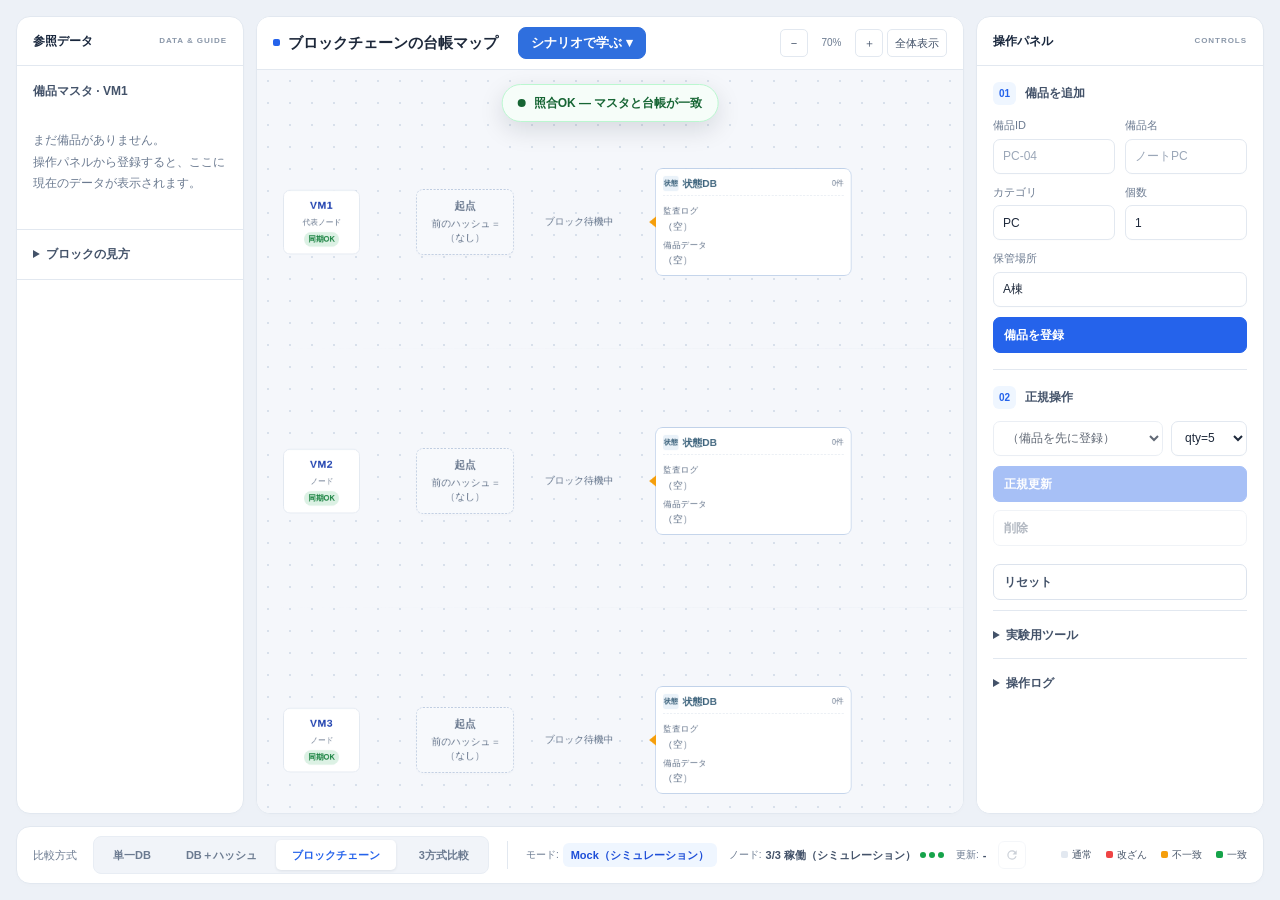
<file: index.html>
<!doctype html>
<html lang="ja">
<head>
<meta charset="utf-8">
<meta name="viewport" content="width=device-width, initial-scale=1">
<title>ブロックチェーン可視化ラボ</title>
  <link rel="stylesheet" href="assets/styles.css">
  <link rel="stylesheet" href="assets/demo-mockup.css">
  <link rel="stylesheet" href="assets/tutorial-overlay/tutorial-overlay.css">
  <link rel="stylesheet" href="assets/demo-mockup-v2.css">
  <link rel="stylesheet" href="assets/compare.css">
  <link rel="stylesheet" href="assets/demo-scenario.css">
  <link rel="stylesheet" href="assets/demo-colors.css">
  <link rel="stylesheet" href="assets/demo-mapedit.css">
  <style>
    .mockup-app .workspace-toolbar{position:relative!important;z-index:900!important}
    /* 灰色の補足説明は出さない（ノード状態が取れないときの注意だけは残す） */
    .mockup-app p.ctrl-hint, .mockup-app .status-explanation{display:none!important}
    .mockup-app #nodeOpsStatus p.ctrl-hint{display:block!important}
    /* 方式の見出しは名前と判定だけにする（C-01 などの番号・照合の基準は出さない） */
    .mockup-app .method-region-code, .mockup-app .method-region-basis{display:none!important}
    .scenario-launch{position:relative;margin-left:12px;z-index:1000}
    #btnScenarioMenu{border:1px solid #2f6fde;background:#2f6fde;color:#fff;border-radius:8px;padding:5px 12px;font-size:13px;font-weight:700;cursor:pointer}
    .scenario-menu{position:absolute;top:calc(100% + 6px);left:0;z-index:1000;width:280px;background:#fff;border:1px solid #d9dde5;border-radius:10px;box-shadow:0 10px 30px rgba(20,30,60,.15);padding:10px}
    .scenario-menu-note{margin:0 0 8px;font-size:12px;color:#5b6476}
    .scenario-item{display:flex;align-items:center;gap:8px;padding:8px 10px;border-radius:8px;font-size:14px;color:#1d2433;text-decoration:none}
    .scenario-item b{display:inline-grid;place-items:center;width:22px;height:22px;border-radius:6px;background:#e7efff;color:#2f6fde;font-size:12px}
    .scenario-item span{margin-left:auto;font-size:12px;color:#2f6fde}
    .scenario-item:not(.is-disabled):hover{background:#f2f5fb}
    .scenario-item.is-disabled{color:#a3aab8;cursor:default}
    .scenario-item.is-disabled b{background:#f1f3f6;color:#a3aab8}
    .scenario-item.is-disabled span{color:#a3aab8}
  </style>
<script>
(function () {
  var DATA = {"seedItems":[{"id":"PC-01","name":"ノートPC","category":"PC","quantity":5,"location":"A棟","status":"ACTIVE","updatedBy":"demo-seed","version":1},{"id":"CAM-01","name":"Webカメラ","category":"周辺機器","quantity":3,"location":"B棟","status":"ACTIVE","updatedBy":"demo-seed","version":1},{"id":"HDMI-01","name":"HDMIケーブル","category":"周辺機器","quantity":10,"location":"倉庫","status":"ACTIVE","updatedBy":"demo-seed","version":1}],"plans":{"1":{"rounds":1,"steps":[{"op":"create","item":{"id":"PC-01","name":"ノートPC","category":"PC","quantity":5,"location":"A棟","status":"ACTIVE"}},{"op":"create","item":{"id":"PC-02","name":"ノートPC（予備）","category":"PC","quantity":2,"location":"A棟","status":"ACTIVE"}},{"op":"create","item":{"id":"CAM-01","name":"Webカメラ","category":"周辺機器","quantity":3,"location":"B棟","status":"ACTIVE"}},{"op":"create","item":{"id":"HDMI-01","name":"HDMIケーブル","category":"周辺機器","quantity":10,"location":"倉庫","status":"ACTIVE"}},{"op":"create","item":{"id":"PJ-01","name":"プロジェクタ","category":"AV機器","quantity":1,"location":"B棟","status":"ACTIVE"}},{"op":"create","item":{"id":"MIC-01","name":"ワイヤレスマイク","category":"AV機器","quantity":4,"location":"倉庫","status":"ACTIVE"}},{"op":"update","id":"PC-01","delta":-1,"label":"貸出","round":1},{"op":"update","id":"HDMI-01","delta":-2,"label":"貸出","round":1},{"op":"update","id":"CAM-01","delta":-1,"label":"貸出","round":1},{"op":"update","id":"PC-01","delta":1,"label":"返却","round":1},{"op":"update","id":"PJ-01","location":"会議室","label":"移動","round":1},{"op":"update","id":"MIC-01","delta":-1,"label":"貸出","round":1},{"op":"update","id":"HDMI-01","delta":2,"label":"返却","round":1},{"op":"update","id":"PJ-01","location":"B棟","label":"移動","round":1}]},"2":{"rounds":2,"steps":[{"op":"create","item":{"id":"PC-01","name":"ノートPC","category":"PC","quantity":5,"location":"A棟","status":"ACTIVE"}},{"op":"create","item":{"id":"PC-02","name":"ノートPC（予備）","category":"PC","quantity":2,"location":"A棟","status":"ACTIVE"}},{"op":"create","item":{"id":"CAM-01","name":"Webカメラ","category":"周辺機器","quantity":3,"location":"B棟","status":"ACTIVE"}},{"op":"create","item":{"id":"HDMI-01","name":"HDMIケーブル","category":"周辺機器","quantity":10,"location":"倉庫","status":"ACTIVE"}},{"op":"create","item":{"id":"PJ-01","name":"プロジェクタ","category":"AV機器","quantity":1,"location":"B棟","status":"ACTIVE"}},{"op":"create","item":{"id":"MIC-01","name":"ワイヤレスマイク","category":"AV機器","quantity":4,"location":"倉庫","status":"ACTIVE"}},{"op":"update","id":"PC-01","delta":-1,"label":"貸出","round":1},{"op":"update","id":"HDMI-01","delta":-2,"label":"貸出","round":1},{"op":"update","id":"CAM-01","delta":-1,"label":"貸出","round":1},{"op":"update","id":"PC-01","delta":1,"label":"返却","round":1},{"op":"update","id":"PJ-01","location":"会議室","label":"移動","round":1},{"op":"update","id":"MIC-01","delta":-1,"label":"貸出","round":1},{"op":"update","id":"HDMI-01","delta":2,"label":"返却","round":1},{"op":"update","id":"PJ-01","location":"B棟","label":"移動","round":1},{"op":"update","id":"PC-01","delta":-1,"label":"貸出","round":2},{"op":"update","id":"HDMI-01","delta":-2,"label":"貸出","round":2},{"op":"update","id":"CAM-01","delta":-1,"label":"貸出","round":2},{"op":"update","id":"PC-01","delta":1,"label":"返却","round":2},{"op":"update","id":"PJ-01","location":"会議室","label":"移動","round":2},{"op":"update","id":"MIC-01","delta":-1,"label":"貸出","round":2},{"op":"update","id":"HDMI-01","delta":2,"label":"返却","round":2},{"op":"update","id":"PJ-01","location":"B棟","label":"移動","round":2}]},"3":{"rounds":3,"steps":[{"op":"create","item":{"id":"PC-01","name":"ノートPC","category":"PC","quantity":5,"location":"A棟","status":"ACTIVE"}},{"op":"create","item":{"id":"PC-02","name":"ノートPC（予備）","category":"PC","quantity":2,"location":"A棟","status":"ACTIVE"}},{"op":"create","item":{"id":"CAM-01","name":"Webカメラ","category":"周辺機器","quantity":3,"location":"B棟","status":"ACTIVE"}},{"op":"create","item":{"id":"HDMI-01","name":"HDMIケーブル","category":"周辺機器","quantity":10,"location":"倉庫","status":"ACTIVE"}},{"op":"create","item":{"id":"PJ-01","name":"プロジェクタ","category":"AV機器","quantity":1,"location":"B棟","status":"ACTIVE"}},{"op":"create","item":{"id":"MIC-01","name":"ワイヤレスマイク","category":"AV機器","quantity":4,"location":"倉庫","status":"ACTIVE"}},{"op":"update","id":"PC-01","delta":-1,"label":"貸出","round":1},{"op":"update","id":"HDMI-01","delta":-2,"label":"貸出","round":1},{"op":"update","id":"CAM-01","delta":-1,"label":"貸出","round":1},{"op":"update","id":"PC-01","delta":1,"label":"返却","round":1},{"op":"update","id":"PJ-01","location":"会議室","label":"移動","round":1},{"op":"update","id":"MIC-01","delta":-1,"label":"貸出","round":1},{"op":"update","id":"HDMI-01","delta":2,"label":"返却","round":1},{"op":"update","id":"PJ-01","location":"B棟","label":"移動","round":1},{"op":"update","id":"PC-01","delta":-1,"label":"貸出","round":2},{"op":"update","id":"HDMI-01","delta":-2,"label":"貸出","round":2},{"op":"update","id":"CAM-01","delta":-1,"label":"貸出","round":2},{"op":"update","id":"PC-01","delta":1,"label":"返却","round":2},{"op":"update","id":"PJ-01","location":"会議室","label":"移動","round":2},{"op":"update","id":"MIC-01","delta":-1,"label":"貸出","round":2},{"op":"update","id":"HDMI-01","delta":2,"label":"返却","round":2},{"op":"update","id":"PJ-01","location":"B棟","label":"移動","round":2},{"op":"update","id":"PC-01","delta":-1,"label":"貸出","round":3},{"op":"update","id":"HDMI-01","delta":-2,"label":"貸出","round":3},{"op":"update","id":"CAM-01","delta":-1,"label":"貸出","round":3},{"op":"update","id":"PC-01","delta":1,"label":"返却","round":3},{"op":"update","id":"PJ-01","location":"会議室","label":"移動","round":3},{"op":"update","id":"MIC-01","delta":-1,"label":"貸出","round":3},{"op":"update","id":"HDMI-01","delta":2,"label":"返却","round":3},{"op":"update","id":"PJ-01","location":"B棟","label":"移動","round":3}]},"4":{"rounds":4,"steps":[{"op":"create","item":{"id":"PC-01","name":"ノートPC","category":"PC","quantity":5,"location":"A棟","status":"ACTIVE"}},{"op":"create","item":{"id":"PC-02","name":"ノートPC（予備）","category":"PC","quantity":2,"location":"A棟","status":"ACTIVE"}},{"op":"create","item":{"id":"CAM-01","name":"Webカメラ","category":"周辺機器","quantity":3,"location":"B棟","status":"ACTIVE"}},{"op":"create","item":{"id":"HDMI-01","name":"HDMIケーブル","category":"周辺機器","quantity":10,"location":"倉庫","status":"ACTIVE"}},{"op":"create","item":{"id":"PJ-01","name":"プロジェクタ","category":"AV機器","quantity":1,"location":"B棟","status":"ACTIVE"}},{"op":"create","item":{"id":"MIC-01","name":"ワイヤレスマイク","category":"AV機器","quantity":4,"location":"倉庫","status":"ACTIVE"}},{"op":"update","id":"PC-01","delta":-1,"label":"貸出","round":1},{"op":"update","id":"HDMI-01","delta":-2,"label":"貸出","round":1},{"op":"update","id":"CAM-01","delta":-1,"label":"貸出","round":1},{"op":"update","id":"PC-01","delta":1,"label":"返却","round":1},{"op":"update","id":"PJ-01","location":"会議室","label":"移動","round":1},{"op":"update","id":"MIC-01","delta":-1,"label":"貸出","round":1},{"op":"update","id":"HDMI-01","delta":2,"label":"返却","round":1},{"op":"update","id":"PJ-01","location":"B棟","label":"移動","round":1},{"op":"update","id":"PC-01","delta":-1,"label":"貸出","round":2},{"op":"update","id":"HDMI-01","delta":-2,"label":"貸出","round":2},{"op":"update","id":"CAM-01","delta":-1,"label":"貸出","round":2},{"op":"update","id":"PC-01","delta":1,"label":"返却","round":2},{"op":"update","id":"PJ-01","location":"会議室","label":"移動","round":2},{"op":"update","id":"MIC-01","delta":-1,"label":"貸出","round":2},{"op":"update","id":"HDMI-01","delta":2,"label":"返却","round":2},{"op":"update","id":"PJ-01","location":"B棟","label":"移動","round":2},{"op":"update","id":"PC-01","delta":-1,"label":"貸出","round":3},{"op":"update","id":"HDMI-01","delta":-2,"label":"貸出","round":3},{"op":"update","id":"CAM-01","delta":-1,"label":"貸出","round":3},{"op":"update","id":"PC-01","delta":1,"label":"返却","round":3},{"op":"update","id":"PJ-01","location":"会議室","label":"移動","round":3},{"op":"update","id":"MIC-01","delta":-1,"label":"貸出","round":3},{"op":"update","id":"HDMI-01","delta":2,"label":"返却","round":3},{"op":"update","id":"PJ-01","location":"B棟","label":"移動","round":3},{"op":"update","id":"PC-01","delta":-1,"label":"貸出","round":4},{"op":"update","id":"HDMI-01","delta":-2,"label":"貸出","round":4},{"op":"update","id":"CAM-01","delta":-1,"label":"貸出","round":4},{"op":"update","id":"PC-01","delta":1,"label":"返却","round":4},{"op":"update","id":"PJ-01","location":"会議室","label":"移動","round":4},{"op":"update","id":"MIC-01","delta":-1,"label":"貸出","round":4},{"op":"update","id":"HDMI-01","delta":2,"label":"返却","round":4},{"op":"update","id":"PJ-01","location":"B棟","label":"移動","round":4}]},"5":{"rounds":5,"steps":[{"op":"create","item":{"id":"PC-01","name":"ノートPC","category":"PC","quantity":5,"location":"A棟","status":"ACTIVE"}},{"op":"create","item":{"id":"PC-02","name":"ノートPC（予備）","category":"PC","quantity":2,"location":"A棟","status":"ACTIVE"}},{"op":"create","item":{"id":"CAM-01","name":"Webカメラ","category":"周辺機器","quantity":3,"location":"B棟","status":"ACTIVE"}},{"op":"create","item":{"id":"HDMI-01","name":"HDMIケーブル","category":"周辺機器","quantity":10,"location":"倉庫","status":"ACTIVE"}},{"op":"create","item":{"id":"PJ-01","name":"プロジェクタ","category":"AV機器","quantity":1,"location":"B棟","status":"ACTIVE"}},{"op":"create","item":{"id":"MIC-01","name":"ワイヤレスマイク","category":"AV機器","quantity":4,"location":"倉庫","status":"ACTIVE"}},{"op":"update","id":"PC-01","delta":-1,"label":"貸出","round":1},{"op":"update","id":"HDMI-01","delta":-2,"label":"貸出","round":1},{"op":"update","id":"CAM-01","delta":-1,"label":"貸出","round":1},{"op":"update","id":"PC-01","delta":1,"label":"返却","round":1},{"op":"update","id":"PJ-01","location":"会議室","label":"移動","round":1},{"op":"update","id":"MIC-01","delta":-1,"label":"貸出","round":1},{"op":"update","id":"HDMI-01","delta":2,"label":"返却","round":1},{"op":"update","id":"PJ-01","location":"B棟","label":"移動","round":1},{"op":"update","id":"PC-01","delta":-1,"label":"貸出","round":2},{"op":"update","id":"HDMI-01","delta":-2,"label":"貸出","round":2},{"op":"update","id":"CAM-01","delta":-1,"label":"貸出","round":2},{"op":"update","id":"PC-01","delta":1,"label":"返却","round":2},{"op":"update","id":"PJ-01","location":"会議室","label":"移動","round":2},{"op":"update","id":"MIC-01","delta":-1,"label":"貸出","round":2},{"op":"update","id":"HDMI-01","delta":2,"label":"返却","round":2},{"op":"update","id":"PJ-01","location":"B棟","label":"移動","round":2},{"op":"update","id":"PC-01","delta":-1,"label":"貸出","round":3},{"op":"update","id":"HDMI-01","delta":-2,"label":"貸出","round":3},{"op":"update","id":"CAM-01","delta":-1,"label":"貸出","round":3},{"op":"update","id":"PC-01","delta":1,"label":"返却","round":3},{"op":"update","id":"PJ-01","location":"会議室","label":"移動","round":3},{"op":"update","id":"MIC-01","delta":-1,"label":"貸出","round":3},{"op":"update","id":"HDMI-01","delta":2,"label":"返却","round":3},{"op":"update","id":"PJ-01","location":"B棟","label":"移動","round":3},{"op":"update","id":"PC-01","delta":-1,"label":"貸出","round":4},{"op":"update","id":"HDMI-01","delta":-2,"label":"貸出","round":4},{"op":"update","id":"CAM-01","delta":-1,"label":"貸出","round":4},{"op":"update","id":"PC-01","delta":1,"label":"返却","round":4},{"op":"update","id":"PJ-01","location":"会議室","label":"移動","round":4},{"op":"update","id":"MIC-01","delta":-1,"label":"貸出","round":4},{"op":"update","id":"HDMI-01","delta":2,"label":"返却","round":4},{"op":"update","id":"PJ-01","location":"B棟","label":"移動","round":4},{"op":"update","id":"PC-01","delta":-1,"label":"貸出","round":5},{"op":"update","id":"HDMI-01","delta":-2,"label":"貸出","round":5},{"op":"update","id":"CAM-01","delta":-1,"label":"貸出","round":5},{"op":"update","id":"PC-01","delta":1,"label":"返却","round":5},{"op":"update","id":"PJ-01","location":"会議室","label":"移動","round":5},{"op":"update","id":"MIC-01","delta":-1,"label":"貸出","round":5},{"op":"update","id":"HDMI-01","delta":2,"label":"返却","round":5},{"op":"update","id":"PJ-01","location":"B棟","label":"移動","round":5}]}}};
  var m = location.hash.match(/^#scenario-([a-d])$/);
  window.__STATIC_DEMO__ = true;
  window.__SURVEY_URL__ = "https://docs.google.com/forms/d/e/1FAIpQLSeStuXlyej-DYnDkLfG6iRgpRyXRJokpBIHFo5w_MjkF21TSA/viewform?usp=pp_url&entry.1468268524=__DEMOLOG__";
  window.__staticSearch = m ? '?scenario=' + m[1] + '&tutorial=0' : '';
  window.__goDemo = function (s) {
    var h = s ? '#scenario-' + s : '#top';
    if (location.hash === h) location.reload(); else location.hash = h;
  };
  window.addEventListener('hashchange', function () { location.reload(); });
  var origFetch = window.fetch.bind(window);
  function json(body, status) {
    return Promise.resolve(new Response(JSON.stringify(body), { status: status, headers: { 'content-type': 'application/json' } }));
  }
  window.fetch = function (url, opts) {
    var u = typeof url === 'string' ? url : (url && url.url) || '';
    if (u.indexOf('/admin/api/') === 0) {
      var p = u.split('?')[0];
      var q = new URLSearchParams(u.split('?')[1] || '');
      if (p === '/admin/api/demo/mode') return json({ mode: 'mock' }, 200);
      // 画面側でシミュレーションする操作に必要な、固定の返事だけを返す
      if (p === '/admin/api/demo/tamper-status') return json({ pending: false }, 200);
      if (p === '/admin/api/demo/data-status') return json({ mode: 'mock', epoch: null, itemCount: 0 }, 200);
      if (p === '/admin/api/demo/reset-all') return json({ ok: true }, 200);
      if (p === '/admin/api/demo/fill-plan') {
        var r = Math.min(Math.max(parseInt(q.get('rounds'), 10) || 1, 1), Object.keys(DATA.plans).length);
        return json(DATA.plans[r], 200);
      }
      if (p === '/admin/api/demo/seed') {
        var now = new Date().toISOString();
        var items = DATA.seedItems.map(function (it) { return Object.assign({}, it, { updatedAt: now }); });
        return json({ items: items, count: items.length }, 200);
      }
      return json({ error: '静的版のため、実機の API はありません' }, 503);
    }
    return origFetch(url, opts);
  };
})();
</script>
<style>
  /* 静的版ではファイルの保存ができないので、ダウンロードのボタンは出さない */
  [data-download]{display:none!important}
</style>
</head>
<body class="mockup-app compare-app" data-scenario="c03">
<!-- ===== 左ドック（マスタ / ブロック凡例） ===== -->
  <aside class="mockup-dock" aria-label="データと方式の解説">
    <div class="rail-heading"><span>参照データ</span><span class="rail-caption">DATA &amp; GUIDE</span></div>
    <details class="block-param-legend" id="blockParamLegend" aria-label="ブロック内の項目の意味">
      <summary>ブロックの見方</summary>
      <dl class="param-legend-list">
        <div class="param-legend-row">
          <dt>前のハッシュ</dt>
          <dd>ひとつ前のブロックのハッシュ（つながりの確認用）</dd>
        </div>
        <div class="param-legend-row">
          <dt>ハッシュ</dt>
          <dd>このブロック全体から計算した値</dd>
        </div>
        <div class="param-legend-row">
          <dt>検算結果</dt>
          <dd>いまの内容からもう一度計算した値</dd>
        </div>
        <div class="param-legend-row">
          <dt>監査用の値</dt>
          <dd>備品データの正しさを残すための値</dd>
        </div>
        <div class="param-legend-row">
          <dt>個数</dt>
          <dd>備品の個数</dd>
        </div>
        <div class="param-legend-row">
          <dt>版数</dt>
          <dd>マスタが何回更新されたか</dd>
        </div>
        <div class="param-legend-row">
          <dt>取引番号</dt>
          <dd>この操作を識別する番号</dd>
        </div>
      </dl>
    </details>

    <div class="master-float">
      <h3 id="masterFloatTitle">備品マスタ（VM1: data/items.json）</h3>
      <div id="masterList"></div>
    </div>

    <!-- 改ざんアラート表示エリア -->
    <div class="tampering-alert" id="tamperingAlert" hidden>
      <div class="alert-content">
        <div class="alert-svg-container" id="alertSvgContainer"></div>
        <div class="alert-message" id="alertMessage">改ざんが発生しました</div>
      </div>
    </div>
  </aside>

  <!-- ===== メイン（C-03 マップ / C-01・C-02 比較） ===== -->
  <main class="mockup-main">
    <div class="workspace-toolbar">
      <div class="workspace-title"><span class="workspace-dot" aria-hidden="true"></span><h1 id="scenarioTitle">ブロックチェーンの台帳マップ</h1>
        <div class="scenario-launch">
          <button type="button" id="btnScenarioMenu" aria-haspopup="true" aria-expanded="false">シナリオで学ぶ ▾</button>
          <div class="scenario-menu" id="scenarioMenu" hidden>
            <p class="scenario-menu-note">台帳マップの上で、A の正規の更新から順に、1つずつ状況を体験します。</p>
            <a class="scenario-item" href="#scenario-a"><b>A</b> 正規の更新<span>開く →</span></a>
            <a class="scenario-item" href="#scenario-b"><b>B</b> データの書換え<span>開く →</span></a>
            <a class="scenario-item" href="#scenario-c"><b>C</b> 1台の故障<span>開く →</span></a>
            <a class="scenario-item" href="#scenario-d"><b>D</b> 2台の故障<span>開く →</span></a>
            <a class="scenario-item" href="https://docs.google.com/forms/d/e/1FAIpQLSeStuXlyej-DYnDkLfG6iRgpRyXRJokpBIHFo5w_MjkF21TSA/viewform?usp=pp_url&amp;entry.1468268524=__DEMOLOG__" target="_blank" rel="noopener" data-survey-link><b>?</b> 確認テスト<span>開く →</span></a>
          </div>
        </div></div>
      <div class="demo-story-guide" id="demoStoryGuide" aria-live="polite" hidden></div>
      <div class="canvas-tools" data-c03-only aria-label="図の表示操作">
        <button id="btnZoomOut" type="button" aria-label="図を縮小">−</button>
        <output id="canvasZoom" aria-label="図の倍率">100%</output>
        <button id="btnZoomIn" type="button" aria-label="図を拡大">＋</button>
        <button id="btnFitMap" type="button">全体表示</button>
      </div>
    </div>
    <div class="map-stage" id="mapStage" data-tutorial-target="map-stage">
      <div class="map-grid"></div>
      <div class="map-change-spotlight" id="changeSpotlight" role="status" aria-live="polite" hidden>
        <span class="change-spotlight-mark" aria-hidden="true"></span>
        <span id="changeSpotlightText"></span>
      </div>
      <div class="map-world" id="mapWorld" data-scenario="c03">
        <svg class="map-svg" id="mapSvg" width="6000" height="1600">
          <defs>
            <marker id="arrowHead" markerWidth="8" markerHeight="8" refX="6" refY="4" orient="auto">
              <path d="M0,0 L0,8 L8,4 Z" fill="#94a3b8" />
            </marker>
            <marker id="arrowHeadBad" markerWidth="8" markerHeight="8" refX="6" refY="4" orient="auto">
              <path d="M0,0 L0,8 L8,4 Z" fill="#ef4444" />
            </marker>
          </defs>
          <g id="svgArrows"></g>
        </svg>

        <div class="peer-lane fabric-map" id="peerLane0" style="top: 30px;">
          <div class="peer-label" id="peerLabel0">
            <div class="name">VM1</div>
            <div class="role">代表ノード</div>
            <div class="status" id="peerStatus0">同期OK</div>
          </div>
          <div class="peer-rail" id="peerRail0"></div>
        </div>
        <div class="peer-divider fabric-map" style="top: 380px;"></div>

        <div class="peer-lane fabric-map" id="peerLane1" style="top: 400px;">
          <div class="peer-label" id="peerLabel1">
            <div class="name">VM2</div>
            <div class="role">ノード</div>
            <div class="status" id="peerStatus1">同期OK</div>
          </div>
          <div class="peer-rail" id="peerRail1"></div>
        </div>
        <div class="peer-divider fabric-map" style="top: 750px;"></div>

        <div class="peer-lane fabric-map" id="peerLane2" style="top: 770px;">
          <div class="peer-label" id="peerLabel2">
            <div class="name">VM3</div>
            <div class="role">ノード</div>
            <div class="status" id="peerStatus2">同期OK</div>
          </div>
          <div class="peer-rail" id="peerRail2"></div>
        </div>
        <div class="peer-divider fabric-map" style="top: 1120px;"></div>

        <!-- 3方式比較タブのときだけ表示：同じマップの上に C-01 / C-02 を並べる -->
        <header class="method-region-head method-region-head-fabric" id="regionHeadC03"></header>
        <div class="all-methods-row" id="allMethodsRow">
          <section class="method-region" data-method="c01" aria-label="C-01 単一DB">
            <header class="method-region-head" id="regionHeadC01"></header>
            <div class="method-region-body" id="regionBodyC01"></div>
          </section>
          <section class="method-region" data-method="c02" aria-label="C-02 DB＋ハッシュ">
            <header class="method-region-head" id="regionHeadC02"></header>
            <div class="method-region-body" id="regionBodyC02"></div>
          </section>
        </div>
      </div>

    </div>

    <!-- 3方式比較（同じ書き換え・故障を3方式に同時にかける） -->
    <div class="compare-stage" id="compareStage">
      <div class="compare-stage-head">
        <ol class="demo-story-steps compare-stages" id="cmpStages" aria-label="進み具合"></ol>
        <div class="compare-legend" aria-label="色の意味">
          <span class="legend-item"><span class="cmp-owner-chip is-own"></span>あなたの組織</span>
          <span class="legend-item"><span class="cmp-owner-chip is-other"></span>他の組織</span>
          <span class="legend-item cmp-mock-chip">模擬表示（Mock）</span>
        </div>
      </div>
      <div class="compare-cols" id="cmpCols"></div>
    </div>

    <div class="comparison-stage" id="comparisonStage" data-tutorial-target="comparison-stage" hidden>
      <div class="comparison-map-rail" id="comparisonRail"></div>
    </div>
  </main>

  <!-- ===== 右コントロール ===== -->
  <aside class="mockup-controls" aria-label="デモの操作">
    <div class="rail-heading"><span>操作パネル</span><span class="rail-caption">CONTROLS</span></div>
    <div class="control-panel">
      <div id="compareControls">
        <div class="cmp-seg" role="group" aria-label="書き換え">
          <h3><span class="section-number">01</span> 書き換え</h3>
          <div class="cmp-seg-opts" id="cmpAttack"></div>
        </div>
        <div class="cmp-seg" role="group" aria-label="故障">
          <h3><span class="section-number">02</span> 故障</h3>
          <div class="cmp-seg-opts" id="cmpFault"></div>
        </div>
        <button class="ctrl-btn cmp-replay" id="cmpReplay" type="button">もう一度見る</button>
      </div>
      <h3><span class="section-number">01</span> 備品を追加</h3>
      <div class="registration-form" data-tutorial-target="new-item-form">
        <div class="ctrl-field">
          <label for="newItemId">備品ID</label>
          <input id="newItemId" type="text" placeholder="PC-04" autocomplete="off">
        </div>
        <div class="ctrl-field">
          <label for="newItemName">備品名</label>
          <input id="newItemName" type="text" placeholder="ノートPC" autocomplete="off">
        </div>
        <div class="ctrl-row">
          <div class="ctrl-field" style="flex:1;margin-bottom:0;">
            <label for="newItemCategory">カテゴリ</label>
            <input id="newItemCategory" type="text" placeholder="PC" value="PC">
          </div>
          <div class="ctrl-field" style="flex:1;margin-bottom:0;">
            <label for="newItemQuantity">個数</label>
            <input id="newItemQuantity" type="number" min="0" step="1" value="1">
          </div>
        </div>
        <div class="ctrl-field">
          <label for="newItemLocation">保管場所</label>
          <input id="newItemLocation" type="text" placeholder="A棟" value="A棟">
        </div>
      </div>
      <button class="ctrl-btn primary" id="btnRegisterItem" type="button" data-tutorial-target="register-button">
        備品を登録
      </button>

      <div class="ctrl-divider"></div>
      <div class="op-group op-group-legit">
        <h3><span class="section-number">02</span> 正規操作</h3>
        <p class="ctrl-hint">台帳または保存ハッシュにも残る操作。改ざんとの対比用。</p>
        <div class="ctrl-row">
          <select id="opTarget" aria-label="itemId">
            <option value="">（備品を先に登録）</option>
          </select>
          <select id="opQuantity" aria-label="quantity">
            <option value="1">qty=1</option>
            <option value="3">qty=3</option>
            <option value="5" selected>qty=5</option>
            <option value="10">qty=10</option>
            <option value="20">qty=20</option>
          </select>
        </div>
        <button class="ctrl-btn primary" id="btnRegularUpdate">
          正規更新
        </button>
        <button class="ctrl-btn" id="btnSoftDelete" type="button" title="DBからは行が消える。ブロックチェーンはブロックに削除の記録が追記され、履歴は残る">
          削除
        </button>
        <p class="ctrl-hint" id="softDeleteHint">DB（C-01・C-02）からは行が消えます。ブロックチェーンは状態DBから消えますが、ブロックに削除の記録が追記され、それまでの履歴は残ります。</p>
      </div>

      <div id="c02ModeSelector" class="c02-mode-selector" hidden>
        <div class="ctrl-divider"></div>
        <h3>改ざんモード</h3>
        <fieldset class="c02-mode-options">
          <legend class="sr-only">C-02 改ざんモード</legend>
          <label class="c02-mode-option">
            <input type="radio" name="c02TamperMode" value="A" checked data-tutorial-target="c02-mode-a">
            <span>A: エントリのみ改ざん</span>
          </label>
          <label class="c02-mode-option">
            <input type="radio" name="c02TamperMode" value="B" data-tutorial-target="c02-mode-b">
            <span>B: エントリ＋ハッシュ両方</span>
          </label>
        </fieldset>
      </div>

      <div class="op-group op-group-attack">
        <h3><span class="section-number">03</span> 改ざんを試す</h3>
        <p class="ctrl-hint">マスタだけを書き換える。正規更新・削除とは経路が違う。</p>
        <button class="ctrl-btn danger" id="btnTamperMaster" data-tutorial-target="tamper-master-button">
          マスタだけ改ざん
        </button>
        <div data-c03-only>
          <button class="ctrl-btn danger" id="btnTamperPeer">
            VM2 だけ取引を改ざん
          </button>
          <button class="ctrl-btn danger" id="btnTamperCouch">
            VM3 の状態DBを改ざん
          </button>
        </div>
      </div>

      <!-- 中間ブロック改ざんの説明は省略（必要なら復活）
      <div id="midBlockTamperPanel" class="mid-block-tamper-panel" hidden>
        <div class="ctrl-divider"></div>
        <h3>中間ブロック改ざん</h3>
        <div class="ctrl-row">
          <select id="midBlockPeer" aria-label="対象ノード">
            <option value="0">VM1</option>
            <option value="1" selected>VM2</option>
            <option value="2">VM3</option>
          </select>
          <select id="midBlockNum" aria-label="対象ブロック">
            <option value="">（中間ブロックなし）</option>
          </select>
        </div>
        <button class="ctrl-btn danger" id="btnTamperMidBlock" data-tutorial-target="mid-block-tamper-button">
          中間ブロックの値を書き換え
        </button>
        <button class="ctrl-btn" id="btnClearMidBlockOverlay" type="button">演出をリセット</button>
      </div>
      -->

      <button class="ctrl-btn" id="btnVerify" data-tutorial-target="verify-button" hidden>
        整合性検証
      </button>
      <button class="ctrl-btn" id="btnReset" data-tutorial-target="reset-button">リセット</button>

      <div id="nodeOpsPanel" class="op-group op-group-failure" data-c03-only>
        <h3><span class="section-number">04</span> 障害を試す</h3>
        <p id="nodeOpsAvailability" class="ctrl-hint">障害 API を確認中…</p>
        <div id="nodeOpsStatus" class="node-ops-status" aria-live="polite"></div>
        <div id="nodeOpsActions" class="node-ops-actions"></div>
        <div class="ctrl-row">
          <button class="ctrl-btn" id="btnProbeWrite" type="button">書き込み確認</button>
          <button class="ctrl-btn" id="btnProbeRead" type="button">読み取り確認</button>
        </div>
        <div id="nodeOpsResult" class="node-ops-result" aria-live="polite"></div>
      </div>

      <details class="advanced-controls" id="advancedControls">
      <summary id="advancedControlsSummary">実験用ツール</summary>
      <h3>データの準備</h3>
      <div class="ctrl-row">
        <button class="ctrl-btn danger" id="btnResetAll" type="button">ゼロに戻す</button>
        <button class="ctrl-btn primary" id="btnFillDemo" type="button">デモデータで埋める</button>
      </div>
      <label class="ctrl-hint" for="fillRounds">更新の回数
        <select id="fillRounds">
          <option value="1" selected>1周（14件）</option>
          <option value="2">2周（22件）</option>
          <option value="3">3周（30件）</option>
        </select>
      </label>
      <p class="ctrl-hint" id="dataPrepStatus" aria-live="polite">「ゼロに戻す」はマスタ・ハッシュを空にし、台帳はそこから先だけを表示する（ブロック自体は追記専用なので消えない）。「デモデータで埋める」は備品6件の登録と貸出・返却の更新を台帳に書き込む。</p>
      <button class="ctrl-btn" id="btnShowAllHistory" type="button" hidden>台帳の全履歴を表示に戻す</button>
      <div id="fabricResetGroup" hidden>
        <button class="ctrl-btn danger" id="btnFabricReset" type="button">ブロックチェーンをブロック0から作り直す</button>
        <p class="ctrl-hint">全VMの台帳データ（ブロック・CouchDB）を削除し、チャネルとチェーンコードを作り直す。数分かかる。</p>
      </div>
      <h3>初期データ</h3>
      <button class="ctrl-btn" id="btnSeedDemo" type="button">
        発表用の初期データを投入
      </button>
      <p class="ctrl-hint">備品マスタを PC-01 / CAM-01 / HDMI-01 の3件に揃える。台帳監査は作らない。</p>
      </details>

      <details class="log-panel">
        <summary>操作ログ</summary>
        <div id="logStream" class="log-stream" aria-live="polite" aria-label="操作ログ"></div>
      </details>
    </div>

  </aside>

  <!-- ===== 右下固定（方式切替 + 色） ===== -->
  <aside class="mockup-br-dock" aria-label="方式切替と色の凡例">
    <div class="scenario-switcher"><span class="switcher-label">比較方式</span>
    <div class="scenario-tabs" aria-label="比較方式タブ">
      <button class="scenario-tab" type="button" data-scenario-tab="c01">単一DB</button>
      <button class="scenario-tab" type="button" data-scenario-tab="c02">DB＋ハッシュ</button>
      <button class="scenario-tab is-active" type="button" data-scenario-tab="c03">ブロックチェーン</button>
      <button class="scenario-tab is-compare" type="button" id="btnCompareView" aria-pressed="false">3方式比較</button>
    </div>
    </div>
    <!-- 接続状態（以前は上のバーの右側にあった） -->
    <div class="connection-status-banner" id="connectionStatusBanner">
      <div class="status-row">
        <div class="status-mode">
          <span class="status-label">モード:</span>
          <span class="status-value" id="connectionMode">確認中...</span>
        </div>
        <div class="status-nodes">
          <span class="status-label">ノード:</span>
          <span class="status-value" id="connectionNodes">-/-</span>
          <div class="node-indicators" id="nodeIndicators"></div>
        </div>
        <div class="status-time">
          <span class="status-label">更新:</span>
          <span class="status-value" id="connectionLastUpdate">-</span>
        </div>
        <div class="status-actions">
          <button class="status-refresh-btn" id="statusRefreshBtn" type="button" title="手動更新" aria-label="接続状態と表示データを更新">
            <svg width="14" height="14" viewBox="0 0 24 24" fill="currentColor">
              <path d="M17.65,6.35C16.2,4.9 14.21,4 12,4A8,8 0 0,0 4,12A8,8 0 0,0 12,20C15.73,20 18.84,17.45 19.73,14H17.65C16.83,16.33 14.61,18 12,18A6,6 0 0,1 6,12A6,6 0 0,1 12,6C13.66,6 15.14,6.69 16.22,7.78L13,11H20V4L17.65,6.35Z" />
            </svg>
          </button>
        </div>
      </div>
      <p class="status-explanation" id="displayProvenance"></p>
      <p class="status-explanation" id="connectionHealthNote" role="status"></p>
    </div>
    <div class="meaning-legend" aria-label="色の意味">
      <span class="legend-item"><span class="legend-chip normal"></span>通常</span>
      <span class="legend-item"><span class="legend-chip attack"></span>改ざん</span>
      <span class="legend-item"><span class="legend-chip detected"></span>不一致</span>
      <span class="legend-item"><span class="legend-chip recovered"></span>一致</span>
    </div>
  </aside>

  <script src="assets/demo-mockup-core.js"></script>
  <script src="assets/demo-mockup-c03.js"></script>
  <script src="assets/demo-mockup-c01c02.js"></script>
  <script src="assets/demo-mockup-api.js"></script>
  <script src="assets/demo-mockup-bind.js"></script>
  <script src="assets/compare.js"></script>
  <script src="assets/demo-mockup-compare.js"></script>
  <script src="assets/demo-mapedit.js"></script>
  <script src="assets/demo-scenario.js"></script>
  <script src="assets/tutorial-overlay/tutorial-environment.js"></script>
  <script src="assets/tutorial-overlay/tutorial-overlay.js"></script>
  <script src="assets/tutorial-overlay/tutorial-steps-mockup.js"></script>
  <script src="assets/tutorial-overlay/tutorial-steps-real.js"></script>
  <script>
    // 旧チュートリアルは、改ざんモードの切り替えなど今はない操作を前提にしているので、?tutorial=1 のときだけ開く
    (function () {
      var on = new URLSearchParams(window.__staticSearch != null ? window.__staticSearch : window.location.search).get('tutorial') === '1';
      if (!on) return;
      var start = function () { if (typeof initTutorialIfEnabled === 'function') initTutorialIfEnabled(); };
      if (document.readyState === 'loading') document.addEventListener('DOMContentLoaded', start); else start();
    })();
  </script>
  <script>
    (function () {
      var btn = document.getElementById('btnScenarioMenu');
      var menu = document.getElementById('scenarioMenu');
      if (!btn || !menu) return;
      btn.addEventListener('click', function (e) {
        e.stopPropagation();
        menu.hidden = !menu.hidden;
        btn.setAttribute('aria-expanded', String(!menu.hidden));
      });
      document.addEventListener('click', function (e) {
        if (!menu.hidden && !menu.contains(e.target)) { menu.hidden = true; btn.setAttribute('aria-expanded', 'false'); }
      });
    })();
  </script>
</body>
</html>
</file>
<file: assets/styles.css>
* {
  box-sizing: border-box;
}

body {
  margin: 0;
  font-family: -apple-system, BlinkMacSystemFont, "Segoe UI", sans-serif;
  background: #f5f7fb;
  color: #1f2937;
}

.container {
  max-width: 1280px;
  margin: 0 auto;
  padding: 32px 20px 48px;
}

.hero,
.section-head,
.toolbar,
.status-row,
.actions {
  display: flex;
  align-items: center;
  justify-content: space-between;
  gap: 12px;
}

.hero {
  margin-bottom: 20px;
}

h1,
h2,
p {
  margin: 0;
}

.muted,
.status-url,
.status-body {
  color: #6b7280;
}

.grid-two {
  display: grid;
  grid-template-columns: minmax(260px, 300px) minmax(0, 1fr);
  gap: 20px;
  margin-top: 20px;
}

.card {
  background: #ffffff;
  border: 1px solid #dbe2f0;
  border-radius: 16px;
  padding: 18px;
  box-shadow: 0 8px 24px rgba(15, 23, 42, 0.05);
}

.form-grid {
  display: grid;
  grid-template-columns: repeat(2, minmax(0, 1fr));
  gap: 16px;
  margin-top: 16px;
}

.form-grid label {
  display: flex;
  flex-direction: column;
  gap: 8px;
  font-size: 0.95rem;
}

.full,
.actions {
  grid-column: 1 / -1;
}

input,
select,
textarea,
button {
  width: 100%;
  border-radius: 10px;
  border: 1px solid #cbd5e1;
  padding: 10px 12px;
  font: inherit;
}

textarea {
  resize: vertical;
}

button {
  cursor: pointer;
  border: none;
  background: #2563eb;
  color: #ffffff;
  font-weight: 600;
}

.hero button {
  width: auto;
  min-width: 140px;
}

button.secondary {
  background: #0f172a;
}

button.ghost {
  background: #e5e7eb;
  color: #111827;
}

.toolbar {
  flex-wrap: wrap;
  margin: 16px 0;
}

.toolbar input {
  flex: 1;
}

.toolbar button {
  width: auto;
}

.status-list {
  display: grid;
  gap: 12px;
  margin-top: 12px;
}

.status-item {
  border-radius: 12px;
  padding: 14px;
  border: 1px solid #d1d5db;
  background: #f8fafc;
}

.status-url,
.status-body {
  overflow-wrap: anywhere;
  word-break: break-word;
}

.status-item.ok {
  border-color: #86efac;
  background: #f0fdf4;
}

.status-item.ng {
  border-color: #fca5a5;
  background: #fef2f2;
}

.badge {
  display: inline-flex;
  align-items: center;
  justify-content: center;
  min-width: 56px;
  padding: 4px 8px;
  border-radius: 999px;
  background: rgba(15, 23, 42, 0.08);
  font-size: 0.85rem;
  font-weight: 700;
}

.status-url,
.status-body,
.message,
.muted {
  margin-top: 8px;
}

.table-wrap {
  overflow-x: auto;
}

table {
  width: 100%;
  min-width: 760px;
  border-collapse: collapse;
  font-size: 0.92rem;
}

th,
td {
  padding: 10px 12px;
  border-bottom: 1px solid #e5e7eb;
  text-align: left;
  vertical-align: top;
  white-space: nowrap;
}

td:last-child {
  white-space: normal;
}

.item-manager {
  margin-top: 12px;
}

.item-manager .form-grid {
  margin-bottom: 16px;
}

.row-actions {
  display: flex;
  gap: 8px;
}

.row-actions button {
  width: auto;
  min-width: 72px;
  padding: 8px 12px;
}

#itemTableBody td {
  white-space: normal;
}

.message.success {
  color: #166534;
}

.ok-text {
  color: #166534;
  font-weight: 700;
}

.message.error,
.error {
  color: #b91c1c;
}

@media (max-width: 1180px) {
  .grid-two {
    grid-template-columns: 1fr;
  }
}

@media (max-width: 900px) {
  .grid-two,
  .form-grid {
    grid-template-columns: 1fr;
  }

  .hero,
  .toolbar,
  .section-head,
  .status-row,
  .actions {
    align-items: stretch;
    flex-direction: column;
  }

  .toolbar button {
    width: 100%;
  }
}

.lead {
  margin: 0 0 20px;
  line-height: 1.6;
}

.admin-nav {
  display: flex;
  flex-wrap: wrap;
  gap: 10px;
  margin-bottom: 24px;
}

.admin-nav-link {
  display: inline-flex;
  align-items: center;
  padding: 10px 16px;
  border-radius: 999px;
  border: 1px solid #cbd5e1;
  background: #ffffff;
  color: #1f2937;
  text-decoration: none;
  font-weight: 600;
  font-size: 0.95rem;
}

.admin-nav-link:hover {
  border-color: #2563eb;
  color: #1d4ed8;
}

.admin-nav-link.is-active {
  background: #1d4ed8;
  border-color: #1d4ed8;
  color: #ffffff;
}

.hub-grid {
  display: grid;
  grid-template-columns: repeat(auto-fit, minmax(280px, 1fr));
  gap: 20px;
  margin-top: 8px;
}

.hub-card {
  display: block;
  padding: 22px;
  border-radius: 16px;
  border: 1px solid #dbe2f0;
  background: #ffffff;
  box-shadow: 0 8px 24px rgba(15, 23, 42, 0.05);
  text-decoration: none;
  color: inherit;
  transition: border-color 0.15s ease, box-shadow 0.15s ease;
  position: relative;
}

.hub-badge {
  display: inline-block;
  font-size: 0.72rem;
  font-weight: 800;
  letter-spacing: 0.04em;
  padding: 4px 10px;
  border-radius: 999px;
  margin-bottom: 10px;
}

.hub-badge--ops {
  background: #dbeafe;
  color: #1e40af;
}

.hub-badge--audit {
  background: #ede9fe;
  color: #5b21b6;
}

.hub-badge--demo {
  background: #fef3c7;
  color: #92400e;
}

.hub-card:hover {
  border-color: #2563eb;
  box-shadow: 0 12px 28px rgba(37, 99, 235, 0.12);
}

.hub-card h2 {
  margin-bottom: 8px;
  font-size: 1.15rem;
}

.hub-cta {
  display: inline-block;
  margin-top: 14px;
  font-weight: 700;
  color: #2563eb;
}

.demo-hero-card {
  display: grid;
  grid-template-columns: minmax(0, 1.5fr) minmax(260px, 0.85fr);
  gap: 20px;
  align-items: center;
  margin-bottom: 18px;
  border-color: #bfdbfe;
  background:
    radial-gradient(circle at top left, rgba(37, 99, 235, 0.12), transparent 34%),
    #ffffff;
}

.demo-hero-card h2 {
  margin: 6px 0 8px;
  font-size: 1.45rem;
}

.demo-kicker {
  display: inline-flex;
  padding: 4px 10px;
  border-radius: 999px;
  background: #dbeafe;
  color: #1e40af;
  font-size: 0.78rem;
  font-weight: 800;
}

.demo-reading-flow {
  display: grid;
  gap: 10px;
  margin: 0;
  padding: 0;
  list-style: none;
}

.demo-reading-flow li {
  display: flex;
  align-items: center;
  gap: 10px;
  padding: 10px 12px;
  border: 1px solid #dbeafe;
  border-radius: 12px;
  background: rgba(255, 255, 255, 0.82);
  color: #334155;
  font-weight: 700;
}

.demo-reading-flow span,
.demo-stage-num {
  display: inline-flex;
  align-items: center;
  justify-content: center;
  flex: 0 0 auto;
  width: 2rem;
  height: 2rem;
  border-radius: 50%;
  background: #2563eb;
  color: #ffffff;
  font-weight: 900;
}

.demo-stage-card {
  margin-bottom: 18px;
}

.demo-stage-head {
  display: flex;
  gap: 12px;
  align-items: flex-start;
  margin-bottom: 18px;
}

.demo-stage-head h2 {
  margin: 0 0 5px;
}

.demo-stage-head p {
  margin: 0;
}

.compact-copy {
  margin: 6px 0 0;
  line-height: 1.5;
}

.demo-progress {
  margin: 14px 0 4px;
  padding: 14px;
  border: 1px solid #e2e8f0;
  border-radius: 14px;
  background: #f8fafc;
}

.demo-progress-inner {
  display: flex;
  align-items: stretch;
  justify-content: space-between;
  gap: 0;
  max-width: 520px;
}

.demo-progress-item {
  flex: 0 0 auto;
  text-align: center;
  max-width: 33%;
}

.demo-progress-dot {
  display: inline-flex;
  align-items: center;
  justify-content: center;
  width: 2.35rem;
  height: 2.35rem;
  margin: 0 auto 6px;
  border-radius: 50%;
  font-size: 0.85rem;
  font-weight: 800;
  background: #e5e7eb;
  color: #64748b;
  border: 2px solid #cbd5e1;
  transition: background 0.15s ease, color 0.15s ease, border-color 0.15s ease, box-shadow 0.15s ease;
}

.demo-progress-label {
  display: block;
  font-size: 0.72rem;
  font-weight: 700;
  color: #64748b;
  line-height: 1.25;
  letter-spacing: 0.02em;
}

.demo-progress-line {
  flex: 1 1 auto;
  height: 3px;
  align-self: flex-start;
  margin-top: 1.1rem;
  margin-left: 6px;
  margin-right: 6px;
  border-radius: 999px;
  background: #e5e7eb;
  min-width: 16px;
}

.demo-progress-item.is-done .demo-progress-dot {
  background: #22c55e;
  border-color: #16a34a;
  color: #ffffff;
}

.demo-progress-item.is-done .demo-progress-label {
  color: #166534;
}

.demo-progress-item.is-warn .demo-progress-dot {
  background: #f59e0b;
  border-color: #d97706;
  color: #ffffff;
}

.demo-progress-item.is-warn .demo-progress-label {
  color: #b45309;
}

.demo-progress-item.is-active .demo-progress-dot {
  background: #2563eb;
  border-color: #1d4ed8;
  color: #ffffff;
  box-shadow: 0 0 0 4px rgba(37, 99, 235, 0.25);
}

.demo-progress-item.is-active .demo-progress-label {
  color: #1d4ed8;
}

.demo-progress-hint {
  margin: 14px 0 0;
  font-size: 0.9rem;
  line-height: 1.5;
}

.demo-step-card {
  border-radius: 14px;
  padding: 14px 16px 16px;
  margin-left: 0;
  margin-bottom: 8px;
  border: 2px solid transparent;
  transition: border-color 0.15s ease, background 0.15s ease;
}

.demo-step-card.is-done {
  border-color: #86efac;
  background: #f0fdf4;
}

.demo-step-card.is-warn {
  border-color: #fcd34d;
  background: #fffbeb;
}

.demo-step-card.is-active {
  border-color: #93c5fd;
  background: #eff6ff;
}

.demo-step-foot {
  margin: 14px 0 0;
  font-size: 0.88rem;
  line-height: 1.5;
}

.demo-actions {
  margin: 16px 0 12px;
}

#demoVerifyButton {
  width: auto;
  min-width: 220px;
  background: #059669;
}

.demo-actions button.secondary {
  background: #0f172a;
}

.scenario-row {
  display: flex;
  flex-wrap: wrap;
  align-items: center;
  gap: 12px;
}

.scenario-row button {
  width: auto;
}

.message-muted {
  margin: 8px 0 0;
  min-height: 1.25em;
  font-size: 0.95rem;
  color: #475569;
}

.message-muted.error {
  color: #b91c1c;
}

.demo-highlight {
  border-radius: 12px;
  padding: 16px 18px;
  border: 1px solid #dbe2f0;
  background: #f8fafc;
  line-height: 1.55;
}

.demo-highlight .subline {
  font-size: 0.9rem;
}

.demo-ok {
  border-color: #86efac;
  background: #f0fdf4;
}

.demo-warn {
  border-color: #fcd34d;
  background: #fffbeb;
}

.comparison-model-grid {
  display: grid;
  grid-template-columns: repeat(3, minmax(0, 1fr));
  gap: 14px;
  margin-top: 16px;
}

.comparison-model-item {
  padding: 14px;
  border: 1px solid #dbe2f0;
  border-radius: 14px;
  background: #ffffff;
}

.comparison-model-item.is-weak {
  border-color: #fecaca;
}

.comparison-model-item.is-mid {
  border-color: #fde68a;
}

.comparison-model-item.is-strong {
  border-color: #86efac;
}

.comparison-model-label {
  display: inline-flex;
  margin-bottom: 10px;
  padding: 4px 9px;
  border-radius: 999px;
  background: #f1f5f9;
  color: #475569;
  font-size: 0.78rem;
  font-weight: 800;
}

.comparison-model-item h3 {
  margin: 0 0 8px;
  font-size: 1.05rem;
}

.comparison-model-item p {
  color: #475569;
  line-height: 1.55;
}

.comparison-model-item strong {
  display: block;
  margin-top: 12px;
  color: #111827;
  font-size: 0.9rem;
}

.comparison-stage-card {
  border-color: #bfdbfe;
}

.comparison-layout {
  display: grid;
  grid-template-columns: minmax(0, 1.1fr) minmax(280px, 0.9fr);
  gap: 18px;
  align-items: start;
}

.comparison-layout h3 {
  margin: 0 0 6px;
}

.comparison-model-mini {
  display: grid;
  gap: 10px;
}

.comparison-model-mini .comparison-model-item p {
  margin-bottom: 0;
}

.demo-result-layout {
  display: grid;
  grid-template-columns: minmax(0, 1.35fr) minmax(280px, 0.75fr);
  gap: 18px;
  align-items: start;
}

.tamper-compare-card,
.tamper-action-card {
  min-width: 0;
  padding: 14px;
  border: 1px solid #e2e8f0;
  border-radius: 16px;
  background: #ffffff;
}

.tamper-comparison {
  margin-top: 16px;
}

.tamper-compare-intro {
  margin: 0 0 12px;
  font-weight: 700;
}

.tamper-compare-list {
  display: grid;
  gap: 16px;
}

.tamper-compare-item {
  border: 1px solid #dbe2f0;
  border-radius: 16px;
  padding: 16px;
  background: #ffffff;
}

.tamper-compare-item.is-match {
  border-color: #86efac;
  background: linear-gradient(180deg, #f0fdf4 0%, #ffffff 46%);
}

.tamper-compare-item.is-mismatch {
  border-color: #fcd34d;
  background: linear-gradient(180deg, #fffbeb 0%, #ffffff 46%);
}

.tamper-compare-head {
  display: flex;
  align-items: center;
  justify-content: space-between;
  gap: 12px;
  margin-bottom: 14px;
}

.tamper-compare-head strong {
  display: block;
  font-size: 1rem;
}

.tamper-compare-head .muted {
  display: block;
  margin-top: 3px;
  font-size: 0.9rem;
}

.tamper-compare-badge {
  flex: 0 0 auto;
  padding: 5px 10px;
  border-radius: 999px;
  background: rgba(15, 23, 42, 0.08);
  font-size: 0.82rem;
  font-weight: 800;
}

.hash-compare-grid {
  display: grid;
  grid-template-columns: repeat(2, minmax(0, 1fr));
  gap: 12px;
}

.hash-box {
  border: 1px solid #e5e7eb;
  border-radius: 12px;
  padding: 12px;
  background: #f8fafc;
}

.hash-label,
.hash-help {
  display: block;
  color: #64748b;
  font-size: 0.82rem;
}

.hash-box code {
  display: block;
  margin: 8px 0;
  padding: 8px 10px;
  border-radius: 8px;
  background: #0f172a;
  color: #e0f2fe;
  font-size: 0.88rem;
  overflow-wrap: anywhere;
}

.hash-result {
  margin-top: 12px;
  padding: 12px;
  border-radius: 12px;
  line-height: 1.55;
}

.tamper-diff-wrap {
  margin-top: 12px;
}

.tamper-diff-table {
  min-width: 620px;
}

.tamper-diff-table th,
.tamper-diff-table td {
  white-space: normal;
}

.tamper-diff-table tbody th {
  width: 8rem;
  color: #374151;
}

.tamper-action-card .section-head button {
  width: auto;
}

.tamper-action-log {
  display: grid;
  gap: 10px;
  margin-top: 14px;
}

.tamper-action-entry {
  padding: 12px 14px;
  border: 1px solid #dbe2f0;
  border-left-width: 5px;
  border-radius: 12px;
  background: #ffffff;
}

.tamper-action-entry.is-ok {
  border-left-color: #22c55e;
}

.tamper-action-entry.is-warn {
  border-left-color: #f59e0b;
}

.tamper-action-entry.is-info {
  border-left-color: #2563eb;
}

.tamper-action-entry-head {
  display: flex;
  justify-content: space-between;
  gap: 12px;
  margin-bottom: 6px;
}

.tamper-action-entry-head span {
  flex: 0 0 auto;
  color: #64748b;
  font-size: 0.82rem;
}

.tamper-action-entry p {
  color: #374151;
  line-height: 1.5;
}

.tamper-action-entry small {
  display: block;
  margin-top: 6px;
  color: #64748b;
  line-height: 1.45;
}

.hash-guide-card {
  margin-bottom: 20px;
  border-color: #dbeafe;
  background: #f8fafc;
}

.demo-help-card summary {
  display: flex;
  align-items: center;
  justify-content: space-between;
  gap: 12px;
  cursor: pointer;
  font-weight: 800;
  color: #1e3a8a;
}

.demo-help-card summary small {
  color: #64748b;
  font-weight: 600;
}

.demo-help-card[open] summary {
  margin-bottom: 14px;
}

.hash-guide-grid {
  display: grid;
  grid-template-columns: repeat(4, minmax(0, 1fr));
  gap: 12px;
  margin-top: 16px;
}

.hash-guide-step {
  position: relative;
  min-height: 150px;
  padding: 16px 14px 14px;
  border: 1px solid #dbe2f0;
  border-radius: 14px;
  background: #ffffff;
}

.hash-guide-step::after {
  content: "→";
  position: absolute;
  top: 50%;
  right: -13px;
  transform: translateY(-50%);
  color: #60a5fa;
  font-weight: 900;
  z-index: 1;
}

.hash-guide-step:last-child::after {
  content: "";
}

.hash-guide-num {
  display: inline-flex;
  align-items: center;
  justify-content: center;
  width: 1.75rem;
  height: 1.75rem;
  margin-bottom: 10px;
  border-radius: 50%;
  background: #2563eb;
  color: #ffffff;
  font-size: 0.82rem;
  font-weight: 800;
}

.hash-guide-step h3 {
  margin: 0 0 8px;
  font-size: 1rem;
}

.hash-guide-step p {
  color: #475569;
  font-size: 0.9rem;
  line-height: 1.55;
}

.hash-guide-step code {
  padding: 1px 4px;
  border-radius: 4px;
  background: #f1f5f9;
}

.hash-material-box {
  margin-top: 14px;
  padding: 14px;
  border: 1px dashed #93c5fd;
  border-radius: 12px;
  background: #f8fafc;
}

.hash-material-box strong,
.hash-material-box code,
.hash-material-box span {
  display: block;
}

.hash-material-box code {
  margin: 8px 0;
  padding: 9px 10px;
  border-radius: 8px;
  background: #0f172a;
  color: #e0f2fe;
  overflow-wrap: anywhere;
}

.role-callout {
  margin: 0 0 20px;
  padding: 14px 16px;
  border-radius: 12px;
  border: 1px solid #bfdbfe;
  background: #eff6ff;
  font-size: 0.95rem;
  line-height: 1.55;
}

.role-callout a {
  font-weight: 700;
  color: #1d4ed8;
}

.nowrap {
  white-space: nowrap;
}

.demo-steps {
  margin: 20px 0 0;
  padding: 0 0 0 1.75rem;
  list-style: decimal;
}

.demo-steps li {
  margin-bottom: 18px;
  padding-left: 10px;
}

.demo-step-title {
  display: block;
  font-weight: 700;
  margin-bottom: 4px;
}

.demo-step-desc {
  margin: 0 0 10px;
}

.demo-steps .scenario-row {
  margin-top: 4px;
}

.v-plan-card {
  margin-bottom: 20px;
}

.v-table-wrap {
  margin-top: 12px;
}

.v-scenario-table {
  min-width: 0;
}

.v-scenario-table th,
.v-scenario-table td {
  white-space: normal;
}

.comparison-run-card {
  border-color: #bfdbfe;
  background: linear-gradient(180deg, #eff6ff 0%, #ffffff 42%);
}

.comparison-run-grid {
  display: grid;
  grid-template-columns: repeat(3, minmax(0, 1fr));
  gap: 12px;
  margin: 14px 0;
}

.comparison-run-grid button {
  min-height: 52px;
  white-space: normal;
  line-height: 1.35;
}

.comparison-scenario-result {
  margin-top: 12px;
}

.comparison-result-card {
  padding: 14px;
  border-radius: 14px;
  border: 1px solid #cbd5e1;
  background: #ffffff;
}

.comparison-result-card.is-detected {
  border-color: #86efac;
  background: #f0fdf4;
}

.comparison-result-card.is-weak {
  border-color: #fcd34d;
  background: #fffbeb;
}

.comparison-result-card.is-model {
  border-color: #bfdbfe;
  background: #eff6ff;
}

.comparison-result-label {
  display: inline-flex;
  margin-bottom: 6px;
  padding: 3px 8px;
  border-radius: 999px;
  background: #e0f2fe;
  color: #075985;
  font-size: 0.78rem;
  font-weight: 800;
}

.comparison-result-card h3 {
  margin: 0 0 6px;
}

.comparison-result-verdict {
  margin: 0 0 12px;
  font-weight: 700;
  color: #1f2937;
}

.comparison-result-dl {
  display: grid;
  grid-template-columns: repeat(4, minmax(0, 1fr));
  gap: 10px;
  margin: 12px 0;
}

.comparison-result-dl div {
  padding: 10px;
  border-radius: 10px;
  background: rgba(255, 255, 255, 0.75);
}

.comparison-result-dl dt {
  color: #64748b;
  font-size: 0.78rem;
  font-weight: 700;
}

.comparison-result-dl dd {
  margin: 4px 0 0;
  color: #111827;
  font-weight: 700;
}

.comparison-result-steps {
  margin: 10px 0;
  padding-left: 1.4rem;
  color: #334155;
}

.comparison-model-result {
  display: grid;
  grid-template-columns: repeat(2, minmax(0, 1fr));
  gap: 10px;
  margin: 12px 0;
}

.comparison-model-result div,
.comparison-hash-pair {
  padding: 10px;
  border-radius: 10px;
  background: rgba(255, 255, 255, 0.78);
}

.comparison-model-result p {
  margin: 4px 0 0;
  color: #475569;
}

.comparison-hash-pair {
  display: flex;
  flex-wrap: wrap;
  gap: 10px;
}

.comparison-result-note {
  margin: 10px 0 0;
  line-height: 1.55;
}

.comparison-run-grid-4 {
  grid-template-columns: repeat(auto-fit, minmax(140px, 1fr));
}

.comparison-matrix-table {
  width: 100%;
  margin: 10px 0 14px;
  border-collapse: collapse;
  font-size: 0.9rem;
}

.comparison-matrix-table th,
.comparison-matrix-table td {
  border: 1px solid #dbe2f0;
  padding: 8px 10px;
  vertical-align: top;
}

.comparison-matrix-table thead th {
  background: #eff6ff;
}

.comparison-matrix-verdict td,
.comparison-matrix-verdict th {
  background: #f8fafc;
  font-weight: 700;
}

.comparison-verdict-pill {
  display: inline-flex;
  padding: 3px 8px;
  border-radius: 999px;
  background: #e0f2fe;
  color: #075985;
  font-size: 0.82rem;
}

.comparison-unified-grid {
  display: grid;
  grid-template-columns: repeat(auto-fit, minmax(220px, 1fr));
  gap: 10px;
  margin-top: 12px;
}

.demo-flash-ok {
  animation: demoFlashOk 1.2s ease;
}

.demo-flash-warn {
  animation: demoFlashWarn 1.2s ease;
}

.demo-flash-info {
  animation: demoFlashInfo 1.2s ease;
}

@keyframes demoFlashOk {
  0% { box-shadow: 0 0 0 0 rgba(34, 197, 94, 0.55); }
  100% { box-shadow: 0 0 0 12px rgba(34, 197, 94, 0); }
}

@keyframes demoFlashWarn {
  0% { box-shadow: 0 0 0 0 rgba(245, 158, 11, 0.55); }
  100% { box-shadow: 0 0 0 12px rgba(245, 158, 11, 0); }
}

@keyframes demoFlashInfo {
  0% { box-shadow: 0 0 0 0 rgba(37, 99, 235, 0.45); }
  100% { box-shadow: 0 0 0 12px rgba(37, 99, 235, 0); }
}

.guided-scenario-toolbar {
  display: flex;
  flex-wrap: wrap;
  gap: 10px;
  align-items: center;
  margin-bottom: 12px;
}

.guided-scenario-toolbar select {
  min-width: min(100%, 320px);
  flex: 1;
}

.guided-story-grid {
  display: grid;
  grid-template-columns: repeat(3, minmax(0, 1fr));
  gap: 10px;
  margin-bottom: 12px;
}

.guided-story-grid article {
  padding: 12px;
  border-radius: 12px;
  border: 1px solid #dbe2f0;
  background: #f8fafc;
}

.guided-story-grid h4 {
  margin: 0 0 6px;
  font-size: 0.9rem;
}

.guided-story-safe {
  border-color: #86efac;
  background: #f0fdf4;
}

.guided-scenario-steps {
  margin: 0;
  padding: 0;
  list-style: none;
}

.guided-step {
  margin-bottom: 10px;
  padding: 12px 14px;
  border: 1px solid #dbe2f0;
  border-radius: 12px;
  background: #fff;
}

.guided-step.is-active {
  border-color: #60a5fa;
  box-shadow: 0 0 0 2px rgba(96, 165, 250, 0.25);
}

.guided-step.is-done {
  border-color: #86efac;
  background: #f0fdf4;
}

.guided-step-head {
  display: flex;
  gap: 10px;
  align-items: center;
  margin-bottom: 8px;
}

.guided-step-num {
  display: inline-flex;
  width: 1.6rem;
  height: 1.6rem;
  align-items: center;
  justify-content: center;
  border-radius: 50%;
  background: #2563eb;
  color: #fff;
  font-size: 0.82rem;
  font-weight: 800;
}

.guided-step.is-done .guided-step-num {
  background: #16a34a;
}

.failure-action-grid {
  display: grid;
  grid-template-columns: repeat(auto-fit, minmax(200px, 1fr));
  gap: 10px;
  margin: 12px 0;
}

.failure-probe-toolbar {
  display: flex;
  flex-wrap: wrap;
  gap: 10px;
  margin-bottom: 10px;
}

.failure-probe-result {
  margin: 10px 0;
}

.probe-result-card {
  padding: 12px 14px;
  border-radius: 12px;
  border: 1px solid #dbe2f0;
}

.probe-result-card.is-ok {
  border-color: #86efac;
  background: #f0fdf4;
}

.probe-result-card.is-fail {
  border-color: #fca5a5;
  background: #fef2f2;
}

.node-topology-grid {
  display: grid;
  grid-template-columns: repeat(auto-fit, minmax(120px, 1fr));
  gap: 10px;
  margin-top: 12px;
}

.node-topology-item {
  padding: 10px;
  border-radius: 12px;
  border: 1px solid #dbe2f0;
  text-align: center;
}

.node-topology-item.is-up {
  border-color: #86efac;
  background: #f0fdf4;
}

.node-topology-item.is-down {
  border-color: #fca5a5;
  background: #fef2f2;
  animation: nodeDownPulse 2s ease infinite;
}

@keyframes nodeDownPulse {
  0%, 100% { opacity: 1; }
  50% { opacity: 0.72; }
}

.node-topology-dot {
  display: block;
  width: 10px;
  height: 10px;
  margin: 0 auto 6px;
  border-radius: 50%;
  background: #22c55e;
}

.node-topology-item.is-down .node-topology-dot {
  background: #ef4444;
}

.demo-proxmox-note {
  margin-top: 14px;
  padding: 12px 14px;
  border-radius: 12px;
  border: 1px dashed #cbd5e1;
  background: #f8fafc;
}

.demo-proxmox-note summary {
  cursor: pointer;
  font-weight: 700;
}

.demo-proxmox-note ul {
  margin: 10px 0 0;
  padding-left: 1.2rem;
}

@media (max-width: 900px) {
  .demo-hero-card,
  .comparison-layout,
  .demo-result-layout {
    grid-template-columns: 1fr;
  }

  .comparison-run-grid {
    grid-template-columns: 1fr;
  }
}

@media (max-width: 640px) {
  .comparison-model-grid,
  .comparison-result-dl,
  .comparison-model-result {
    grid-template-columns: 1fr;
  }

  .tamper-action-entry-head {
    flex-direction: column;
    gap: 3px;
  }

  .hash-guide-grid {
    grid-template-columns: 1fr;
  }

  .hash-guide-step::after {
    content: "↓";
    top: auto;
    right: 50%;
    bottom: -18px;
    transform: translateX(50%);
  }

  .hash-compare-grid {
    grid-template-columns: 1fr;
  }

  .tamper-compare-head {
    align-items: flex-start;
    flex-direction: column;
  }

  .guided-story-grid {
    grid-template-columns: 1fr;
  }

}
</file>
<file: assets/demo-mockup.css>
html,
    body {
      margin: 0;
      padding: 0;
    }

    body.mockup-app {
      --mock-gap: 8px;
      --mock-dock-w: 220px;
      --mock-ctrl-w: 268px;
      --mock-safe-top: 120px;
      --mock-safe-bottom: 72px;
      --demo-attack: #ef4444;
      --demo-attack-text: #b91c1c;
      --demo-attack-bg: rgba(254, 226, 226, 0.95);
      --demo-detect: #f59e0b;
      --demo-detect-text: #b45309;
      --demo-detect-bg: rgba(254, 243, 199, 0.9);
      --demo-ok: #16a34a;
      --panel-bg: rgba(255, 255, 255, 0.94);
      --panel-border: #e2e8f0;
      display: block;
      padding: 0;
      box-sizing: border-box;
      height: 100vh;
      background: #ffffff;
      color: #1e293b;
      font-family: 'Inter', -apple-system, BlinkMacSystemFont, sans-serif;
      overflow: hidden;
    }

    /* ===== 全シナリオ共通: 全画面 + パネルオーバーレイ ===== */
    .mockup-main {
      position: fixed;
      inset: 0;
      z-index: 0;
      overflow: hidden;
      border: none;
      border-radius: 0;
      background: #f8fafc;
    }

    .mockup-header {
      position: fixed;
      top: 12px;
      left: 12px;
      z-index: 110;
      pointer-events: none;
      width: fit-content;
      max-width: calc(100vw - var(--mock-ctrl-w) - 36px);
    }

    .mockup-header .topbar-title {
      pointer-events: auto;
    }

    .mockup-dock {
      position: fixed;
      left: 10px;
      top: var(--mock-safe-top);
      bottom: var(--mock-safe-bottom);
      width: var(--mock-dock-w);
      z-index: 100;
      display: flex;
      flex-direction: column;
      gap: 6px;
      min-height: 0;
      overflow: hidden;
      pointer-events: none;
    }

    .mockup-dock>* {
      pointer-events: auto;
    }

    .mockup-controls {
      position: fixed;
      top: 12px;
      right: 12px;
      width: var(--mock-ctrl-w);
      max-height: calc(100vh - var(--mock-br-h, 200px) - 28px);
      z-index: 110;
      display: flex;
      flex-direction: column;
      gap: 8px;
      overflow: visible;
      /* 中身の高さだけ。余白まで白い板で伸ばさない */
      height: auto;
      align-items: stretch;
    }

    /* 右下固定: 方式切替 + 色（上の操作パネルとは独立） */
    .mockup-br-dock {
      position: fixed;
      right: 12px;
      bottom: 10px;
      width: var(--mock-ctrl-w);
      z-index: 120;
      display: flex;
      flex-direction: column;
      align-items: stretch;
      gap: 6px;
      pointer-events: none;
    }

    .mockup-br-dock > * {
      pointer-events: auto;
    }

    .mockup-br-dock .meaning-legend {
      align-self: flex-end;
      width: auto;
      max-width: 100%;
    }

    body[data-scenario="c01"] .map-stage,
    body[data-scenario="c02"] .map-stage {
      display: none;
    }

    body[data-scenario="c03"] .comparison-stage {
      display: none !important;
    }

    body[data-scenario="c01"] [data-c03-only],
    body[data-scenario="c02"] [data-c03-only] {
      display: none !important;
    }

    body[data-scenario="c01"] #blockParamLegend,
    body[data-scenario="c02"] #blockParamLegend {
      display: none;
    }

    @media (max-width: 1180px) {
      body.mockup-app {
        --mock-dock-w: 240px;
        --mock-ctrl-w: 260px;
      }
    }

    @media (max-width: 980px) {
      body.mockup-app {
        --mock-dock-w: 220px;
        --mock-ctrl-w: 240px;
      }

      .mockup-header {
        right: 12px;
      }

      .mockup-dock {
        max-height: 28vh;
        bottom: auto;
        height: 28vh;
      }
    }

    /* ===== 全画面マップ ===== */
    .map-stage {
      position: absolute;
      inset: 0;
      overflow: hidden;
      cursor: grab;
      background:
        radial-gradient(circle at 20% 20%, #ffffff 0%, transparent 50%),
        radial-gradient(circle at 80% 80%, #f1f5f9 0%, transparent 50%),
        #f8fafc;
    }

    .map-stage.is-panning {
      cursor: grabbing;
    }

    /* ドット背景（グリッド） */
    .map-grid {
      position: absolute;
      top: 0;
      left: 0;
      width: 100%;
      height: 100%;
      background-image:
        radial-gradient(circle, #f1f5f9 1px, transparent 1px);
      background-size: 40px 40px;
      pointer-events: none;
      opacity: 0.5;
    }

    .map-world {
      position: absolute;
      top: 0;
      left: 0;
      width: 6000px;
      height: 1600px;
      transform-origin: 0 0;
      will-change: transform;
    }

    /* SVG オーバーレイ（矢印用） */
    .map-svg {
      position: absolute;
      top: 0;
      left: 0;
      pointer-events: none;
      overflow: visible;
    }

    /* ===== Peer レーン ===== */
    .peer-lane {
      position: absolute;
      left: 0;
      width: 100%;
      height: 340px;
      padding: 14px 60px;
      box-sizing: border-box;
    }

    .peer-label {
      position: absolute;
      left: 20px;
      top: 50%;
      transform: translateY(-50%);
      width: 110px;
      padding: 10px 12px;
      background: #f1f5f9;
      border: 2px solid #e2e8f0;
      border-radius: 12px;
      font-size: 0.85rem;
      font-weight: 800;
      text-align: center;
      box-shadow: 0 4px 12px rgba(15, 23, 42, 0.08);
    }

    .peer-label .name {
      color: #2563eb;
      font-size: 1rem;
      letter-spacing: 0.05em;
    }

    .peer-label .role {
      font-size: 0.65rem;
      color: #64748b;
      margin-top: 4px;
      font-weight: 500;
    }

    .peer-label .status {
      margin-top: 6px;
      font-size: 0.7rem;
      padding: 2px 6px;
      border-radius: 999px;
      background: rgba(22, 163, 74, 0.15);
      color: #15803d;
      display: inline-block;
    }

    .peer-label.is-tampered {
      border-color: #ef4444;
      animation: pulseDanger 1.5s ease infinite;
    }

    .peer-label.is-tampered .status {
      background: rgba(239, 68, 68, 0.2);
      color: #b91c1c;
    }

    .peer-label.is-down {
      opacity: 0.4;
      border-color: #64748b;
    }

    .peer-label.is-detected {
      border-color: #f59e0b;
    }

    .peer-label.is-detected .status {
      background: rgba(245, 158, 11, 0.2);
      color: #b45309;
    }

    .meaning-legend {
      display: inline-flex;
      flex-wrap: wrap;
      align-items: center;
      gap: 6px 10px;
      flex-shrink: 0;
      background: rgba(255, 255, 255, 0.94);
      backdrop-filter: blur(8px);
      padding: 5px 8px;
      border-radius: 8px;
      border: 1px solid #e2e8f0;
      font-size: 0.62rem;
      line-height: 1.2;
      width: fit-content;
    }

    .meaning-legend h3 {
      display: none;
    }

    .legend-item {
      display: inline-flex;
      align-items: center;
      gap: 4px;
      color: #475569;
      white-space: nowrap;
    }

    .legend-row {
      display: flex;
      align-items: center;
      gap: 8px;
      margin-top: 5px;
      color: #475569;
    }

    .legend-chip {
      width: 10px;
      height: 10px;
      border-radius: 2px;
      border: 1px solid rgba(15, 23, 42, 0.12);
      flex: 0 0 auto;
    }

    .legend-chip.normal {
      background: #e2e8f0;
    }

    .legend-chip.attack {
      background: #ef4444;
    }

    .legend-chip.detected {
      background: #f59e0b;
    }

    .legend-chip.recovered {
      background: #16a34a;
    }

    .block-param-legend {
      flex-shrink: 0;
      background: rgba(255, 255, 255, 0.94);
      backdrop-filter: blur(8px);
      padding: 10px 12px;
      border-radius: 12px;
      border: 1px solid #e2e8f0;
      font-size: 0.66rem;
      line-height: 1.4;
      color: #475569;
    }

    .block-param-legend h3 {
      margin: 0 0 8px;
      color: #1e293b;
      font-size: 0.72rem;
      letter-spacing: 0.04em;
    }

    .param-legend-list {
      margin: 0;
      display: flex;
      flex-direction: column;
      gap: 4px;
    }

    .param-legend-row {
      display: grid;
      grid-template-columns: 5.5em 1fr;
      gap: 8px;
      align-items: baseline;
    }

    .param-legend-row dt {
      margin: 0;
      font-family: inherit;
      font-weight: 700;
      color: #2563eb;
      font-size: 0.66rem;
    }

    .param-legend-row dd {
      margin: 0;
      color: #475569;
    }

    /* ラベルにツールチップが付いていることを示すヒント */
    .tx .k[title],
    .hash-line .label[title],
    .kv-val span[title],
    .master-field .k[title],
    .tx-id[title] {
      border-bottom: 1px dotted rgba(148, 163, 184, 0.5);
      cursor: help;
    }

    .peer-rail {
      margin-left: 150px;
      height: 100%;
      display: flex;
      gap: 24px;
      align-items: center;
      padding: 10px 0;
    }

    /* ===== Block カード ===== */
    .block {
      flex: 0 0 220px;
      align-self: center;
      background: #ffffff;
      border: 2px solid #e2e8f0;
      border-radius: 12px;
      padding: 10px;
      box-shadow: 0 4px 12px rgba(15, 23, 42, 0.06);
      transition: transform 0.2s, border-color 0.3s;
      max-height: 220px;
      overflow-y: auto;
      box-sizing: border-box;
    }

    .block::-webkit-scrollbar {
      width: 5px;
    }

    .block::-webkit-scrollbar-thumb {
      background: #cbd5e1;
      border-radius: 3px;
    }

    .block:hover {
      transform: translateY(-3px);
      border-color: #64748b;
    }

    .block.is-new {
      animation: blockPop 0.7s ease;
      border-color: #16a34a;
      box-shadow: 0 0 0 4px rgba(22, 163, 74, 0.2), 0 6px 18px rgba(15, 23, 42, 0.08);
    }

    .block.is-tampered {
      border-color: var(--demo-attack);
      animation: blockShake 0.5s ease;
    }

    .block.is-detected,
    .block.is-chain-stale {
      border-color: var(--demo-detect);
      box-shadow: 0 0 0 3px rgba(245, 158, 11, 0.22), 0 4px 12px rgba(15, 23, 42, 0.06);
    }

    .block.is-mid-tampered {
      border-color: var(--demo-attack);
      box-shadow: 0 0 0 3px rgba(239, 68, 68, 0.22), 0 4px 12px rgba(15, 23, 42, 0.06);
      animation: midTamperPulse 1.4s ease-in-out infinite;
    }

    .hash-line.is-attack .hash-attack-cell {
      display: inline-flex;
      flex-wrap: wrap;
      align-items: center;
      gap: 4px;
    }

    .hash-val-was {
      color: #64748b;
      text-decoration: line-through;
      text-decoration-color: #64748b;
    }

    .hash-attack-arrow {
      color: var(--demo-attack-text);
      font-weight: 800;
    }

    .hash-val-fake {
      color: var(--demo-attack-text);
      background: var(--demo-attack-bg);
      padding: 0 4px;
      border-radius: 3px;
      font-weight: 700;
      box-shadow: inset 0 0 0 1px var(--demo-attack);
    }

    .hash-line.is-chain-broken {
      display: flex;
      flex-wrap: wrap;
      align-items: center;
      gap: 4px;
      padding: 3px 4px;
      margin: 2px -4px;
      border-radius: 5px;
      background: var(--demo-detect-bg);
      border: 1px dashed var(--demo-detect);
    }

    .hash-prev-stale {
      color: var(--demo-detect-text) !important;
      background: var(--demo-detect-bg) !important;
      padding: 0 3px;
      border-radius: 3px;
      box-shadow: inset 0 0 0 1px var(--demo-detect);
    }

    @keyframes midTamperPulse {

      0%,
      100% {
        box-shadow: 0 0 0 3px rgba(239, 68, 68, 0.22), 0 4px 12px rgba(15, 23, 42, 0.06);
      }

      50% {
        box-shadow: 0 0 0 6px rgba(239, 68, 68, 0.14), 0 6px 20px rgba(15, 23, 42, 0.08);
      }
    }

    .mid-block-tamper-panel {
      display: block;
    }

    .mid-block-tamper-panel[hidden] {
      display: none !important;
    }

    .block-head {
      display: flex;
      justify-content: space-between;
      margin-bottom: 6px;
      font-family: monospace;
      font-size: 0.72rem;
    }

    .block-num {
      color: #2563eb;
      font-weight: 800;
    }

    .block-tx-count {
      color: #64748b;
    }

    .hash-line {
      font-family: monospace;
      font-size: 0.7rem;
      margin: 2px 0;
      word-break: break-all;
    }

    .hash-line .label {
      color: #64748b;
      display: inline-block;
      min-width: 5.5em;
      width: auto;
      margin-right: 4px;
    }

    .hash-line .val {
      color: #475569;
    }

    .hash-line .val.mismatch {
      color: var(--demo-detect-text);
      background: var(--demo-detect-bg);
      padding: 0 3px;
      border-radius: 3px;
      box-shadow: inset 0 0 0 1px var(--demo-detect);
    }

    .block-divider {
      height: 1px;
      background: #e2e8f0;
      margin: 6px 0;
    }

    .tx {
      padding: 5px 7px;
      background: #f1f5f9;
      border-radius: 5px;
      border-left: 3px solid #3b82f6;
      font-family: monospace;
      font-size: 0.66rem;
      margin-top: 5px;
    }

    .tx.is-tampered {
      border-left-color: #ef4444;
    }

    .tx-id {
      color: #2563eb;
      font-weight: 700;
      margin-bottom: 2px;
    }

    .tx-row {
      color: #475569;
      display: flex;
      gap: 4px;
    }

    .tx-row .k {
      color: #64748b;
      min-width: 4.5em;
    }

    .tx-row .v.bad {
      color: #b91c1c;
    }

    /* ===== CouchDB ノード ===== */
    .couchdb {
      flex: 0 0 240px;
      align-self: center;
      margin-left: 16px;
      background: linear-gradient(135deg, #f1f5f9, #ffffff);
      border: 2px solid #f59e0b;
      border-radius: 14px;
      padding: 10px;
      box-shadow: 0 4px 16px rgba(245, 158, 11, 0.2);
      position: relative;
      max-height: 220px;
      display: flex;
      flex-direction: column;
      box-sizing: border-box;
    }

    .couchdb-body {
      overflow-y: auto;
      min-height: 0;
      flex: 1 1 auto;
      padding-right: 4px;
    }

    .couchdb-body::-webkit-scrollbar {
      width: 6px;
    }

    .couchdb-body::-webkit-scrollbar-track {
      background: transparent;
    }

    .couchdb-body::-webkit-scrollbar-thumb {
      background: #cbd5e1;
      border-radius: 3px;
    }

    .couchdb::before {
      content: '';
      position: absolute;
      left: -10px;
      top: 50%;
      transform: translateY(-50%);
      width: 0;
      height: 0;
      border-top: 8px solid transparent;
      border-bottom: 8px solid transparent;
      border-right: 10px solid #f59e0b;
    }

    .couchdb.is-tampered {
      border-color: #ef4444;
      box-shadow: 0 4px 16px rgba(239, 68, 68, 0.3);
    }

    .couchdb.is-detected {
      border-color: #f59e0b;
      box-shadow: 0 0 0 3px rgba(245, 158, 11, 0.22), 0 4px 16px rgba(245, 158, 11, 0.18);
    }

    .couchdb-head {
      display: flex;
      align-items: center;
      gap: 6px;
      font-size: 0.78rem;
      font-weight: 800;
      color: #d97706;
      margin-bottom: 6px;
      padding-bottom: 6px;
      border-bottom: 1px dashed #e2e8f0;
    }

    .couchdb-head .icon {
      width: 22px;
      height: 22px;
      background: #f59e0b;
      border-radius: 4px;
      color: #ffffff;
      display: inline-flex;
      align-items: center;
      justify-content: center;
      font-size: 0.62rem;
      font-weight: 900;
    }

    .couchdb-head .stat {
      margin-left: auto;
      font-size: 0.66rem;
      color: #64748b;
      font-weight: 500;
    }

    .kv-section-label {
      font-size: 0.62rem;
      color: #64748b;
      letter-spacing: 0.05em;
      text-transform: uppercase;
      margin: 6px 0 3px;
    }

    .kv-row {
      padding: 5px 7px;
      background: #ffffff;
      border-radius: 5px;
      font-family: monospace;
      font-size: 0.66rem;
      margin-bottom: 4px;
      border-left: 3px solid #f59e0b;
      transition: all 0.3s;
    }

    .kv-row.is-item {
      border-left-color: #3b82f6;
    }

    .kv-row.is-updated {
      animation: glow 0.9s ease;
    }

    .kv-row.is-tampered {
      border-left-color: #ef4444;
    }

    .kv-row.is-detected {
      border-left-color: #f59e0b;
      background: rgba(254, 243, 199, 0.85);
    }

    .kv-key {
      color: #d97706;
      font-weight: 700;
      margin-bottom: 2px;
    }

    .kv-row.is-item .kv-key {
      color: #2563eb;
    }

    .kv-val {
      color: #475569;
      font-size: 0.62rem;
      word-break: break-all;
    }

    .kv-val .bad {
      color: #b91c1c;
    }

    /* genesis ブロック */
    .block.is-genesis {
      flex: 0 0 110px;
      text-align: center;
      padding: 14px 8px;
      background: #f1f5f9;
      border-style: dashed;
      color: #64748b;
    }

    .block.is-genesis .gnum {
      font-size: 1.1rem;
      color: #d97706;
      font-weight: 800;
      margin-bottom: 4px;
    }

    /* ===== UI コントロール ===== */
    .topbar-title {
      background: transparent;
      backdrop-filter: none;
      padding: 0;
      border-radius: 0;
      border: none;
      width: fit-content;
      max-width: calc(100vw - var(--mock-ctrl-w) - 36px);
    }

    .topbar-title h1 {
      font-size: 1.5rem;
      margin: 0;
      color: #0f172a;
    }
    .topbar-title-row {
      display: flex;
      align-items: center;
      gap: 10px;
      flex-wrap: wrap;
    }
    .peer-label .status.is-down {
      color: #b91c1c;
      font-weight: 700;
    }
    .topbar-title small {
      font-size: 0.72rem;
      color: #64748b;
    }

    .scenario-tabs {
      display: flex;
      flex-direction: column;
      gap: 6px;
      flex-shrink: 0;
      padding: 8px;
      border-radius: 12px;
      background: rgba(255, 255, 255, 0.94);
      backdrop-filter: blur(8px);
      border: 1px solid #e2e8f0;
    }

    .scenario-tab {
      width: 100%;
      padding: 8px 10px;
      border: 1px solid #cbd5e1;
      border-radius: 8px;
      background: #ffffff;
      color: #475569;
      font-size: 0.72rem;
      font-weight: 800;
      cursor: pointer;
      text-align: left;
    }

    .scenario-tab.is-active {
      border-color: #3b82f6;
      background: #2563eb;
      color: #ffffff;
    }

    .scenario-tab:hover {
      border-color: #2563eb;
    }

    .control-panel {
      flex: 0 1 auto;
      min-height: 0;
      max-height: inherit;
      background: rgba(255, 255, 255, 0.94);
      backdrop-filter: blur(8px);
      padding: 12px;
      border-radius: 12px;
      border: 1px solid #e2e8f0;
      overflow-y: auto;
    }

    .control-panel h3 {
      font-size: 0.74rem;
      margin: 0 0 8px;
      color: #2563eb;
      letter-spacing: 0.05em;
      text-transform: uppercase;
    }

    .ctrl-btn {
      display: block;
      width: 100%;
      padding: 8px 10px;
      margin-bottom: 6px;
      border: 1px solid #cbd5e1;
      background: #f1f5f9;
      color: #1e293b;
      border-radius: 6px;
      text-align: left;
      cursor: pointer;
      font-size: 0.78rem;
    }

    .ctrl-btn:hover {
      background: #e2e8f0;
    }

    .ctrl-btn.primary {
      background: #16a34a;
      border-color: #16a34a;
      color: #14532d;
    }

    .ctrl-btn.danger {
      background: #dc2626;
      border-color: #b91c1c;
      color: #7f1d1d;
    }

    .ctrl-btn small {
      display: block;
      margin-top: 2px;
      opacity: 0.7;
      font-size: 0.66rem;
    }

    .ctrl-row {
      display: flex;
      gap: 6px;
      margin-bottom: 6px;
    }

    .ctrl-row .ctrl-btn {
      margin-bottom: 0;
    }

    .c02-mode-selector {
      margin-bottom: 6px;
    }

    .c02-mode-options {
      margin: 0;
      padding: 0;
      border: none;
    }

    .c02-mode-option {
      display: flex;
      align-items: flex-start;
      gap: 8px;
      margin-bottom: 6px;
      padding: 8px 10px;
      border: 1px solid #e2e8f0;
      border-radius: 6px;
      background: #f1f5f9;
      cursor: pointer;
      font-size: 0.74rem;
      line-height: 1.35;
      color: #1e293b;
    }

    .c02-mode-option:hover {
      border-color: #cbd5e1;
      background: #e2e8f0;
    }

    .c02-mode-option input {
      margin-top: 2px;
      flex-shrink: 0;
      width: auto;
      padding: 0;
    }

    .c02-mode-option span {
      flex: 1;
      min-width: 0;
      line-height: 1.4;
    }

    .c02-mode-option:has(input:checked) {
      border-color: #f59e0b;
      background: rgba(254, 243, 199, 0.75);
    }

    .sr-only {
      position: absolute;
      width: 1px;
      height: 1px;
      padding: 0;
      margin: -1px;
      overflow: hidden;
      clip: rect(0, 0, 0, 0);
      white-space: nowrap;
      border: 0;
    }

    .ctrl-row select,
    .ctrl-row input {
      flex: 1;
      min-width: 0;
      padding: 6px 8px;
      background: #ffffff;
      border: 1px solid #cbd5e1;
      color: #1e293b;
      border-radius: 6px;
      font-size: 0.78rem;
    }

    .ctrl-field {
      margin-bottom: 6px;
    }

    .ctrl-field label {
      display: block;
      font-size: 0.66rem;
      color: #64748b;
      margin-bottom: 3px;
    }

    .ctrl-field input,
    .ctrl-field select {
      width: 100%;
      box-sizing: border-box;
      padding: 6px 8px;
      background: #ffffff;
      border: 1px solid #cbd5e1;
      color: #1e293b;
      border-radius: 6px;
      font-size: 0.78rem;
    }

    .ctrl-divider {
      height: 1px;
      background: #e2e8f0;
      margin: 10px 0;
    }

    .ctrl-hint {
      font-size: 0.64rem;
      color: #64748b;
      margin: 0 0 8px;
      line-height: 1.4;
    }

    /* ===== ズームコントロール（C-03） ===== */
    .zoom-ctrl {
      position: absolute;
      right: 12px;
      bottom: 12px;
      z-index: 20;
      display: flex;
      flex-direction: column;
      gap: 4px;
      background: rgba(255, 255, 255, 0.92);
      backdrop-filter: blur(8px);
      padding: 6px;
      border-radius: 10px;
      border: 1px solid #e2e8f0;
    }

    .zoom-btn {
      width: 36px;
      height: 36px;
      background: #f1f5f9;
      border: 1px solid #cbd5e1;
      color: #1e293b;
      border-radius: 6px;
      cursor: pointer;
      font-size: 1rem;
      font-weight: 700;
    }

    .zoom-btn:hover {
      background: #e2e8f0;
    }

    .zoom-label {
      text-align: center;
      font-size: 0.66rem;
      color: #64748b;
      font-family: monospace;
      padding: 2px 0;
    }

    /* ===== 備品マスタ（左ドック内） ===== */
    .master-float {
      flex: 1 1 auto;
      min-height: 160px;
      background: rgba(255, 255, 255, 0.94);
      backdrop-filter: blur(8px);
      padding: 10px;
      border-radius: 8px;
      border: 1px solid #e2e8f0;
      overflow-y: auto;
      overflow-x: hidden;
    }

    .master-float h3 {
      font-size: 0.68rem;
      margin: 0 0 6px;
      color: #64748b;
      letter-spacing: 0.04em;
      text-transform: uppercase;
      font-weight: 600;
    }

    .master-item {
      padding: 8px;
      background: #ffffff;
      border-radius: 6px;
      border: 1px solid #e2e8f0;
      border-left: 3px solid #94a3b8;
      margin-bottom: 6px;
      font-family: inherit;
      font-size: 0.72rem;
    }

    .master-item.is-tampered {
      border-left-color: #ef4444;
      animation: blockShake 0.5s ease;
    }

    .master-item.is-detected {
      border-color: #f59e0b;
      border-left-color: #f59e0b;
      outline: none;
      box-shadow: none;
    }

    .master-item.is-updated {
      animation: masterItemUpdate 0.8s ease;
    }

    @keyframes masterItemUpdate {

      0%,
      100% {
        background: #ffffff;
      }

      50% {
        background: #dbeafe;
      }
    }

    .master-field {
      display: flex;
      gap: 6px;
      line-height: 1.45;
    }

    .master-field .k {
      color: #64748b;
      min-width: 4.5em;
      flex-shrink: 0;
    }

    .master-field .v {
      color: #1e293b;
      min-width: 0;
      overflow-wrap: anywhere;
    }

    .master-field .v.bad {
      color: #b91c1c;
    }

    .master-field .v.changed {
      color: #1d4ed8;
    }

    .hash-mini {
      margin-top: 6px;
      padding: 4px 6px;
      background: #f8fafc;
      border-radius: 4px;
      font-size: 0.66rem;
      color: #64748b;
      line-height: 1.4;
    }

    .hash-mini.is-match {
      border-left: 2px solid #16a34a;
      color: #15803d;
    }

    .hash-mini.is-mismatch {
      border-left: 2px solid #f59e0b;
      color: #b45309;
    }

    /* ===== イベントログ（右コントロール下部） ===== */
    .log-float {
      flex-shrink: 0;
      max-height: 160px;
      background: rgba(248, 250, 252, 0.96);
      backdrop-filter: blur(8px);
      padding: 8px;
      border-radius: 10px;
      border: 1px solid #e2e8f0;
      overflow-y: auto;
      font-family: monospace;
      font-size: 0.68rem;
    }

    .log-float p {
      margin: 0 0 3px;
    }

    .log-ok {
      color: #15803d;
    }

    .log-warn {
      color: #b45309;
    }

    .log-err {
      color: #b91c1c;
    }

    /* ===== C-01 / C-02 比較ステージ（全画面・安全域パディング） ===== */
    .comparison-stage {
      position: absolute;
      inset: 0;
      display: flex;
      flex-direction: column;
      min-height: 0;
      overflow: hidden;
      box-sizing: border-box;
      padding:
        var(--mock-safe-top) calc(var(--mock-ctrl-w) + 20px) var(--mock-safe-bottom) calc(var(--mock-dock-w) + 20px);
      background:
        radial-gradient(circle at 30% 20%, #ffffff 0%, transparent 45%),
        radial-gradient(circle at 70% 80%, #f1f5f9 0%, transparent 45%),
        #f8fafc;
    }

    body.tutorial-active .comparison-stage {
      padding-top: max(var(--mock-safe-top), var(--tutorial-inset-top, var(--mock-safe-top)));
    }

    body[data-scenario="c03"] .block-param-legend {
      max-height: 28vh;
      overflow-y: auto;
      flex-shrink: 1;
      min-height: 0;
    }

    .comparison-map-rail {
      flex: 1;
      min-height: 0;
      overflow: auto;
      display: block;
      scroll-padding-bottom: 16px;
    }

    .comparison-map-intro,
    .comparison-model-card {
      width: 100%;
      max-width: none;
      box-sizing: border-box;
    }

    .comparison-map-label {
      padding: 10px 12px;
      border-radius: 12px;
      border: 2px solid #e2e8f0;
      background: #f1f5f9;
      box-shadow: 0 4px 12px rgba(15, 23, 42, 0.06);
      text-align: center;
    }

    .comparison-map-label .name {
      color: #2563eb;
      font-size: 0.92rem;
      font-weight: 900;
      letter-spacing: 0.04em;
    }

    .comparison-map-label .role {
      margin-top: 4px;
      color: #64748b;
      font-size: 0.63rem;
      line-height: 1.3;
    }

    .comparison-map-label .status {
      display: inline-block;
      margin-top: 7px;
      padding: 2px 6px;
      border-radius: 999px;
      background: rgba(219, 234, 254, 0.9);
      color: #1d4ed8;
      font-size: 0.72rem;
      font-weight: 700;
    }

    .comparison-map-intro {
      padding: 12px;
      border: 1px dashed #cbd5e1;
      border-radius: 12px;
      background: rgba(255, 255, 255, 0.88);
      line-height: 1.55;
      font-size: 0.72rem;
      color: #475569;
    }

    .comparison-map-intro h3 {
      margin: 0 0 8px;
      color: #2563eb;
      font-size: 0.76rem;
      letter-spacing: 0.04em;
    }

    .comparison-target-line {
      margin: 0 0 8px;
      color: #475569;
      line-height: 1.4;
    }

    .comparison-model-card {
      min-width: 0;
      padding: 16px;
      border-radius: 12px;
      border: 2px solid #cbd5e1;
      background: #ffffff;
      line-height: 1.45;
      box-shadow: 0 4px 12px rgba(15, 23, 42, 0.06);
    }

    .comparison-model-card.is-weak {
      border-color: transparent;
      background: transparent;
    }

    .comparison-model-card.is-detected {
      border-color: transparent;
      background: transparent;
    }

    .comparison-model-card.is-idle {
      border-color: transparent;
    }

    .comparison-model-card > strong {
      display: block;
      margin-bottom: 8px;
      color: #1e293b;
      font-size: 0.9rem;
    }

    .comparison-model-card code {
      display: block;
      margin-top: 4px;
      color: #475569;
      overflow-wrap: anywhere;
    }

    .comparison-node {
      padding: 7px 8px;
      border-radius: 8px;
      border: 1px solid #e2e8f0;
      background: #f8fafc;
      font-family: monospace;
      font-size: 0.66rem;
      color: #475569;
    }

    .comparison-node.is-db {
      border-left: 4px solid #d97706;
    }

    .comparison-node.is-hash {
      border-left: 4px solid #0ea5e9;
    }

    .comparison-node.is-ledger {
      border-left: 4px solid #16a34a;
    }

    .comparison-node.is-attack {
      border-color: #ef4444;
      background: rgba(254, 226, 226, 0.85);
    }

    .comparison-node.is-detected {
      border-color: #f59e0b;
      background: rgba(254, 243, 199, 0.8);
    }

    .db-structure {
      display: grid;
      gap: 8px;
      margin: 8px 0;
    }

    .db-table {
      position: relative;
      z-index: 1;
      overflow: hidden;
      border: 1px solid #e2e8f0;
      border-radius: 10px;
      background: #ffffff;
    }

    .db-table.is-attack {
      border-color: #ef4444;
      background: rgba(254, 226, 226, 0.75);
    }

    .db-table.is-detected {
      border-color: #f59e0b;
      background: rgba(254, 243, 199, 0.7);
    }

    /* マスタ/スレーブのレーンスタック */
    .db-lane-stack {
      display: flex;
      flex-direction: column;
      gap: 6px;
    }

    .db-replicate-arrow {
      display: flex;
      align-items: center;
      justify-content: center;
      gap: 6px;
      padding: 2px 0;
      color: #64748b;
      font-size: 0.62rem;
      font-weight: 700;
      letter-spacing: 0.03em;
    }

    .db-replicate-arrow::before,
    .db-replicate-arrow::after {
      content: '';
      flex: 1;
      height: 1px;
      background: linear-gradient(90deg, transparent, #cbd5e1, transparent);
    }

    .db-table.db-lane-master {
      border: 1px solid #e2e8f0;
      box-shadow: none;
    }

    .db-table.db-lane-master .db-table-head {
      background: #ffffff;
    }

    .db-table.db-lane-master .db-table-head::before {
      content: 'MASTER';
      display: inline-block;
      margin-right: 8px;
      padding: 1px 6px;
      border-radius: 3px;
      background: transparent;
      color: #64748b;
      border: 1px solid #cbd5e1;
      font-size: 0.58rem;
      font-weight: 700;
      letter-spacing: 0.05em;
    }

    .db-table.db-lane-slave {
      border: 1px solid #e2e8f0;
      box-shadow: none;
    }

    .db-table.db-lane-slave .db-table-head {
      background: #ffffff;
    }

    .db-table.db-lane-slave .db-table-head::before {
      content: 'SLAVE';
      display: inline-block;
      margin-right: 8px;
      padding: 1px 6px;
      border-radius: 3px;
      background: transparent;
      color: #64748b;
      border: 1px solid #cbd5e1;
      font-size: 0.58rem;
      font-weight: 700;
      letter-spacing: 0.05em;
    }

    .db-table-head {
      display: flex;
      align-items: center;
      justify-content: space-between;
      gap: 8px;
      padding: 10px 12px;
      background: #f8fafc;
      border-bottom: 1px solid #e2e8f0;
      color: #1e293b;
      font-weight: 900;
      font-size: 0.84rem;
    }

    .db-table-head span {
      color: #64748b;
      font-weight: 700;
      font-size: 0.72rem;
    }

    .db-record-table {
      width: 100%;
      min-width: 0;
      border-collapse: collapse;
      font-family: monospace;
      font-size: 0.78rem;
    }

    .db-record-table th,
    .db-record-table td {
      padding: 8px 10px;
      border-top: 1px solid rgba(51, 65, 85, 0.7);
      color: #475569;
      white-space: normal;
      overflow-wrap: anywhere;
    }

    .db-record-table th {
      color: #64748b;
      background: rgba(248, 250, 252, 0.9);
      font-weight: 800;
    }

    .db-record-table tr.is-selected td {
      background: #f8fafc;
    }

    .db-record-table tr.is-attack td {
      color: #b91c1c;
      background: rgba(254, 226, 226, 0.75);
    }

    .db-record-table tr.is-detected td {
      color: #b45309;
      background: rgba(254, 243, 199, 0.75);
    }

    .db-note {
      margin: 10px 0 0;
      color: #64748b;
      font-size: 0.78rem;
      line-height: 1.45;
    }

    .comparison-card-badges {
      display: flex;
      flex-wrap: wrap;
      gap: 6px;
      margin-bottom: 8px;
    }

    .comparison-mode-badge {
      display: inline-block;
      padding: 2px 8px;
      border-radius: 999px;
      font-size: 0.62rem;
      font-weight: 600;
      letter-spacing: 0.03em;
      color: #92400e;
      background: rgba(254, 243, 199, 0.95);
      border: 1px solid #b45309;
    }

    .comparison-pill {
      display: inline-flex;
      margin-bottom: 6px;
      padding: 2px 7px;
      border-radius: 999px;
      background: #e2e8f0;
      color: #1e293b;
      font-weight: 800;
    }

    .comparison-model-card.is-weak .comparison-pill {
      background: rgba(245, 158, 11, 0.24);
      color: #b45309;
    }

    .comparison-model-card.is-detected .comparison-pill {
      background: rgba(22, 163, 74, 0.18);
      color: #15803d;
    }

    .comparison-mini-btn {
      margin-top: 8px;
      width: auto;
      padding: 5px 8px;
      border-radius: 6px;
      border: 1px solid #d97706;
      background: #f59e0b;
      color: #78350f;
      font-size: 0.66rem;
      cursor: pointer;
    }

    /* ===== デモストーリーガイド（上部） ===== */
    .demo-story-guide {
      margin-top: 8px;
      padding: 6px 8px;
      border-radius: 8px;
      border: 1px solid #e2e8f0;
      background: rgba(255, 255, 255, 0.9);
      width: fit-content;
      max-width: 100%;
    }

    .demo-story-steps {
      display: flex;
      flex-wrap: wrap;
      align-items: center;
      gap: 4px;
    }

    .demo-story-step {
      display: inline-flex;
      align-items: center;
      gap: 4px;
      padding: 3px 8px;
      border-radius: 999px;
      border: 1px solid #cbd5e1;
      background: #f1f5f9;
      color: #64748b;
      font-size: 0.68rem;
      font-weight: 700;
    }

    .demo-story-step.is-done {
      border-color: #16a34a;
      color: #15803d;
    }

    .demo-story-step.is-active {
      border-color: #f59e0b;
      background: rgba(254, 243, 199, 0.9);
      color: #92400e;
      box-shadow: 0 0 0 2px rgba(245, 158, 11, 0.2);
      animation: storyPulse 1.5s ease infinite;
    }

    .demo-story-num {
      display: inline-flex;
      align-items: center;
      justify-content: center;
      width: 16px;
      height: 16px;
      border-radius: 50%;
      background: #e2e8f0;
      font-size: 0.6rem;
    }

    .demo-story-step.is-active .demo-story-num {
      background: #b45309;
      color: #fff;
    }

    .demo-story-arrow {
      color: #64748b;
      font-size: 0.72rem;
    }

    .demo-story-hint {
      margin: 6px 0 0;
      color: #475569;
      font-size: 0.68rem;
      line-height: 1.45;
    }

    /* ===== 2帳票レイアウト ===== */
    .ledger-books-shell {
      position: relative;
      overflow: visible;
    }

    .ledger-books-row {
      display: grid;
      grid-template-columns: 1fr;
      gap: 10px;
      align-items: start;
    }

    @media (min-width: 960px) {
      .ledger-books-row {
        grid-template-columns: minmax(0, 1fr) minmax(56px, 72px) minmax(0, 0.88fr);
        column-gap: 0;
      }
    }

    .ledger-books-shell.ledger-books-row-linked {
      isolation: isolate;
    }

    .ledger-books-shell.ledger-books-row-linked .hash-link-overlay {
      position: absolute;
      top: 0;
      left: 0;
      width: 100%;
      height: 100%;
      pointer-events: none;
      overflow: visible;
      z-index: 1;
    }

    .ledger-books-shell.ledger-books-row-linked .ledger-book .db-table {
      position: relative;
      z-index: 2;
      overflow: visible;
    }

    .ledger-books-shell.ledger-books-row-linked .db-record-table th,
    .ledger-books-shell.ledger-books-row-linked .db-record-table td {
      position: relative;
      background-color: rgb(255, 255, 255);
    }

    .ledger-books-shell.ledger-books-row-linked .db-record-table tr.is-selected td {
      background-color: rgb(248, 250, 252);
    }

    .ledger-books-shell.ledger-books-row-linked .db-record-table tr.is-attack td {
      background-color: rgb(254, 226, 226);
    }

    .ledger-books-shell.ledger-books-row-linked .db-record-table tr.is-detected td {
      background-color: rgb(254, 243, 199);
    }

    .ledger-books-shell.ledger-books-row-linked .cell-stored-hash.is-cell-attack,
    .ledger-books-shell.ledger-books-row-linked .cell-current-hash.is-cell-detected,
    .ledger-books-shell.ledger-books-row-linked .cell-stored-hash.is-cell-detected {
      background-color: rgb(254, 226, 226) !important;
    }

    .ledger-books-shell.ledger-books-row-linked .cell-current-hash.is-cell-match,
    .ledger-books-shell.ledger-books-row-linked .cell-stored-hash.is-cell-match {
      background-color: rgb(220, 252, 231) !important;
    }

    .ledger-books-shell.ledger-books-row-linked .ledger-hash-bridge {
      position: relative;
      z-index: 3;
      pointer-events: none;
    }

    .hash-link-bridge-badge {
      position: absolute;
      left: 50%;
      transform: translate(-50%, -50%);
      display: inline-flex;
      align-items: center;
      justify-content: center;
      min-width: 32px;
      height: 24px;
      padding: 0 8px;
      border-radius: 7px;
      border: 2px solid #64748b;
      background: #ffffff;
      color: #64748b;
      font-size: 13px;
      font-weight: 800;
      line-height: 1;
      pointer-events: auto;
      box-shadow: 0 2px 8px rgba(15, 23, 42, 0.06);
      z-index: 4;
    }

    .hash-link-bridge-badge.is-match {
      border-color: #22c55e;
      color: #15803d;
    }

    .hash-link-bridge-badge.is-mismatch {
      border-color: #ef4444;
      color: #b91c1c;
    }

    .hash-link-bridge-badge.is-pending {
      color: #64748b;
      font-size: 16px;
    }

    .hash-link-path.is-match {
      filter: drop-shadow(0 0 4px rgba(34, 197, 94, 0.45));
    }

    .hash-link-path.is-mismatch {
      filter: drop-shadow(0 0 4px rgba(239, 68, 68, 0.35));
    }

    .ledger-books-shell.ledger-books-row-linked .db-table-head {
      flex-wrap: wrap;
      row-gap: 4px;
    }

    .ledger-books-shell.ledger-books-row-linked .db-table-head span {
      flex: 1 1 100%;
      text-align: left;
      line-height: 1.35;
    }

    .ledger-hash-bridge {
      display: none;
    }

    @media (min-width: 960px) {
      .ledger-hash-bridge {
        display: block;
        align-self: stretch;
        min-height: 120px;
        background: linear-gradient(180deg, rgba(224, 242, 254, 0.4), rgba(237, 233, 254, 0.55));
        border-top: 1px dashed rgba(100, 116, 139, 0.35);
        border-bottom: 1px dashed rgba(100, 116, 139, 0.35);
      }
    }

    @media (max-width: 959px) {
      .ledger-books-shell.ledger-books-row-linked .hash-link-overlay {
        display: none;
      }
    }

    .ledger-book-label {
      margin-bottom: 6px;
      color: #2563eb;
      font-size: 0.68rem;
      font-weight: 800;
      letter-spacing: 0.04em;
    }

    .ledger-book-bridge {
      display: none;
    }

    @media (min-width: 960px) {
      .ledger-book-bridge {
        display: flex;
        flex-direction: column;
        align-items: center;
        justify-content: center;
        padding-top: 48px;
        min-width: 36px;
      }
    }

    .ledger-pair-line {
      display: block;
      width: 2px;
      height: 48px;
      background: linear-gradient(180deg, #0ea5e9, #7c3aed);
      border-radius: 2px;
    }

    .ledger-pair-caption {
      margin-top: 6px;
      color: #64748b;
      font-size: 0.58rem;
      writing-mode: vertical-rl;
      letter-spacing: 0.08em;
    }

    .db-book-hashes {
      border: 1px solid #e2e8f0;
      box-shadow: none;
    }

    .db-book-hashes .db-table-head {
      background: #ffffff;
    }

    .db-book-hashes .db-table-head::before {
      content: 'HASH';
      display: inline-block;
      margin-right: 8px;
      padding: 1px 6px;
      border-radius: 3px;
      background: transparent;
      color: #64748b;
      border: 1px solid #cbd5e1;
      font-size: 0.58rem;
      font-weight: 700;
    }

    .db-table-footnote {
      margin: 0;
      padding: 6px 10px;
      color: #64748b;
      font-size: 0.6rem;
      border-top: 1px solid #e2e8f0;
    }

    .muted-inline {
      color: #64748b;
      font-size: 0.72rem;
    }

    /* ===== セル単位ハイライト ===== */
    .cell-qty.is-cell-attack,
    .cell-stored-hash.is-cell-attack {
      color: var(--demo-attack-text) !important;
      background: var(--demo-attack-bg) !important;
      box-shadow: inset 0 0 0 2px var(--demo-attack);
      font-weight: 800;
    }

    .cell-stored-hash.is-cell-detected {
      color: var(--demo-detect-text) !important;
      background: var(--demo-detect-bg) !important;
      box-shadow: inset 0 0 0 2px var(--demo-detect);
    }

    .cell-current-hash.is-cell-detected {
      color: var(--demo-detect-text) !important;
      background: var(--demo-detect-bg) !important;
      box-shadow: inset 0 0 0 2px var(--demo-detect);
    }

    .cell-current-hash.is-cell-match {
      color: #15803d !important;
      background: rgba(220, 252, 231, 0.95) !important;
      box-shadow: inset 0 0 0 2px #22c55e;
    }

    .cell-stored-hash,
    .cell-current-hash,
    .cell-ledger-af {
      font-family: ui-monospace, SFMono-Regular, Menlo, Monaco, Consolas, monospace;
      font-size: 0.68rem;
      letter-spacing: -0.02em;
    }

    .cell-hash-verdict {
      text-align: center;
      font-weight: 900;
      font-size: 0.85rem;
    }

    .cell-hash-verdict.is-match {
      color: #15803d;
      background: rgba(220, 252, 231, 0.85);
    }

    .cell-hash-verdict.is-mismatch {
      color: #b91c1c;
      background: rgba(254, 226, 226, 0.8);
    }

    .cell-ledger-af.is-cell-detected {
      color: #b45309 !important;
      background: rgba(254, 243, 199, 0.9) !important;
      box-shadow: inset 0 0 0 2px #f59e0b;
    }

    .ledger-books-row-integrated {
      grid-template-columns: 1fr;
    }

    .db-table.db-lane-master .db-record-table th:nth-child(6),
    .db-table.db-lane-master .db-record-table td:nth-child(6) {
      background: transparent;
    }

    .db-table.db-lane-master .db-record-table th:nth-child(6) {
      color: #64748b;
    }

    .db-table.db-book-hashes .db-record-table th:nth-child(n+2),
    .db-table.db-book-hashes .db-record-table td:nth-child(n+2) {
      background: transparent;
    }

    .db-table.db-book-hashes .db-record-table th:nth-child(n+2) {
      color: #64748b;
    }

    .qty-from-label {
      display: inline-block;
      margin-left: 4px;
      font-size: 0.68rem;
      font-weight: 600;
      color: #64748b;
    }

    .db-record-table tr.is-recovered td {
      animation: hashLinkGlow 1.2s ease;
    }

    /* ===== 比較枠 ===== */
    .compare-frame {
      margin-top: 10px;
      padding: 10px 12px;
      border-radius: 10px;
      border: 2px dashed #cbd5e1;
      background: rgba(248, 250, 252, 0.75);
    }

    .compare-frame.is-match {
      border-color: #16a34a;
      border-style: solid;
      background: rgba(220, 252, 231, 0.7);
    }

    .compare-frame.is-mismatch,
    .compare-frame.is-weak {
      border-color: #f59e0b;
      border-style: solid;
      background: rgba(254, 243, 199, 0.65);
    }

    .compare-frame.is-idle {
      border-color: #64748b;
    }

    .compare-frame-ledger {
      border-color: #16a34a;
      background: rgba(220, 252, 231, 0.6);
    }

    .compare-frame-ledger.is-mismatch {
      border-color: #ef4444;
      background: rgba(254, 226, 226, 0.7);
    }

    .compare-frame-head {
      margin-bottom: 8px;
      color: #1e293b;
      font-size: 0.72rem;
      font-weight: 800;
    }

    .compare-frame-body {
      display: grid;
      grid-template-columns: 1fr;
      gap: 8px;
      align-items: center;
    }

    @media (min-width: 720px) {
      .compare-frame-body {
        grid-template-columns: 1fr auto 1fr;
      }
    }

    .compare-frame-body-single {
      grid-template-columns: 1fr;
    }

    .compare-side {
      display: flex;
      flex-direction: column;
      gap: 4px;
      min-width: 0;
    }

    .compare-side-label {
      color: #64748b;
      font-size: 0.62rem;
      font-weight: 700;
    }

    .compare-value {
      display: block;
      padding: 6px 8px;
      border-radius: 6px;
      background: #ffffff;
      border: 1px solid #e2e8f0;
      font-family: monospace;
      font-size: 0.66rem;
      overflow-wrap: anywhere;
      color: #475569;
    }

    .compare-value.is-same {
      border-color: #16a34a;
      color: #15803d;
    }

    .compare-value.is-diff {
      border-color: #f59e0b;
      background: rgba(120, 53, 15, 0.25);
      color: #b45309;
      box-shadow: 0 0 0 2px rgba(245, 158, 11, 0.15);
    }

    .compare-sub {
      color: #64748b;
      font-size: 0.62rem;
    }

    .compare-bridge {
      padding: 4px 8px;
      border-radius: 999px;
      font-size: 0.66rem;
      font-weight: 800;
      text-align: center;
      white-space: nowrap;
      background: #e2e8f0;
      color: #1e293b;
    }

    .compare-bridge.is-match {
      background: rgba(22, 163, 74, 0.35);
      color: #15803d;
    }

    .compare-bridge.is-mismatch {
      background: rgba(245, 158, 11, 0.35);
      color: #b45309;
    }

    .compare-bridge.is-pending {
      background: #f1f5f9;
      color: #64748b;
    }

    .compare-caption {
      margin: 8px 0 0;
      color: #475569;
      font-size: 0.68rem;
      line-height: 1.45;
    }

    .db-note-ledger {
      color: #15803d;
    }

    @keyframes storyPulse {

      0%,
      100% {
        box-shadow: 0 0 0 2px rgba(245, 158, 11, 0.2);
      }

      50% {
        box-shadow: 0 0 0 4px rgba(245, 158, 11, 0.35);
      }
    }

    @keyframes hashLinkGlow {

      0%,
      100% {
        background: transparent;
      }

      50% {
        background: rgba(237, 233, 254, 0.7);
      }
    }

    /* ===== 同期粒子 ===== */
    .sync-particle {
      position: fixed;
      width: 11px;
      height: 11px;
      border-radius: 50%;
      pointer-events: none;
      z-index: 9500;
      transform: translate(-50%, -50%);
      will-change: left, top, transform, opacity;
      background: radial-gradient(circle at 32% 28%, #166534 0%, #22c55e 55%, #15803d 100%);
      box-shadow:
        0 0 6px rgba(187, 247, 208, 0.95),
        0 0 14px rgba(34, 197, 94, 0.65),
        0 0 24px rgba(22, 163, 74, 0.35);
    }

    .sync-particle.danger {
      background: radial-gradient(circle at 32% 28%, #991b1b 0%, #ef4444 55%, #b91c1c 100%);
      box-shadow:
        0 0 6px rgba(254, 202, 202, 0.95),
        0 0 14px rgba(239, 68, 68, 0.65),
        0 0 24px rgba(185, 28, 28, 0.35);
    }

    .sync-particle-impact {
      position: fixed;
      width: 14px;
      height: 14px;
      border-radius: 50%;
      pointer-events: none;
      z-index: 9499;
      border: 2px solid rgba(34, 197, 94, 0.85);
      transform: translate(-50%, -50%) scale(0.35);
      animation: syncParticleImpact 720ms ease-out forwards;
    }

    .sync-particle-impact.danger {
      border-color: rgba(239, 68, 68, 0.85);
    }

    @keyframes syncParticleImpact {
      0% {
        transform: translate(-50%, -50%) scale(0.35);
        opacity: 0.85;
      }

      100% {
        transform: translate(-50%, -50%) scale(2.5);
        opacity: 0;
      }
    }

    /* ===== Peer区切り線 ===== */
    .peer-divider {
      position: absolute;
      left: 0;
      width: 100%;
      height: 1px;
      background: linear-gradient(90deg, transparent, #e2e8f0, transparent);
    }

    @keyframes blockPop {
      0% {
        transform: scale(0.7);
        opacity: 0;
      }

      60% {
        transform: scale(1.08);
      }

      100% {
        transform: scale(1);
        opacity: 1;
      }
    }

    @keyframes blockShake {

      0%,
      100% {
        transform: translateX(0);
      }

      25% {
        transform: translateX(-4px);
      }

      75% {
        transform: translateX(4px);
      }
    }

    @keyframes pulseDanger {

      0%,
      100% {
        box-shadow: 0 0 0 0 rgba(239, 68, 68, 0.5);
      }

      50% {
        box-shadow: 0 0 0 8px rgba(239, 68, 68, 0);
      }
    }

    @keyframes glow {

      0%,
      100% {
        background: #ffffff;
      }

      50% {
        background: #16a34a;
      }
    }

/* ===== Light/simple layout adjustments ===== */
body[data-scenario="c01"],
body[data-scenario="c02"] {
  --mock-dock-w: 12px;
  --mock-safe-bottom: 72px;
}

body[data-scenario="c01"] .master-float,
body[data-scenario="c02"] .master-float {
  display: none;
}

body[data-scenario="c01"] .mockup-dock,
body[data-scenario="c02"] .mockup-dock {
  display: none;
}

body.mockup-app .ctrl-btn.primary {
  background: #16a34a;
  border-color: #15803d;
  color: #ffffff;
}

body.mockup-app .ctrl-btn.danger {
  background: #dc2626;
  border-color: #b91c1c;
  color: #ffffff;
}

body.mockup-app .ctrl-btn {
  background: #ffffff;
  border-color: #e2e8f0;
}

body.mockup-app .ctrl-btn:hover {
  background: #f8fafc;
}

/* DBテーブル: 白基調（役割はラベル色のみで区別） */
body.mockup-app .db-table,
body.mockup-app .db-table.db-lane-master,
body.mockup-app .db-table.db-lane-slave,
body.mockup-app .db-book-hashes {
  background: #ffffff;
  border: 1px solid #e2e8f0;
  box-shadow: none;
  border-radius: 8px;
}

body.mockup-app .db-table.db-lane-master .db-table-head,
body.mockup-app .db-table.db-lane-slave .db-table-head,
body.mockup-app .db-book-hashes .db-table-head {
  background: #ffffff;
}

body.mockup-app .db-table.db-lane-master .db-table-head::before,
body.mockup-app .db-table.db-lane-slave .db-table-head::before,
body.mockup-app .db-book-hashes .db-table-head::before {
  background: transparent;
  border: 1px solid #cbd5e1;
  color: #475569;
  font-weight: 700;
  border-radius: 3px;
}

body.mockup-app .db-record-table th,
body.mockup-app .db-record-table td {
  background: #ffffff;
  border-top-color: #e2e8f0;
  color: #334155;
}

body.mockup-app .db-record-table th {
  background: #f8fafc;
  color: #64748b;
}

body.mockup-app .db-record-table tr.is-selected td {
  background: #f8fafc;
}

body.mockup-app .db-table.db-lane-master .db-record-table th:nth-child(6),
body.mockup-app .db-table.db-lane-master .db-record-table td:nth-child(6),
body.mockup-app .db-table.db-book-hashes .db-record-table th:nth-child(n+2),
body.mockup-app .db-table.db-book-hashes .db-record-table td:nth-child(n+2) {
  background: #ffffff;
  color: inherit;
}

body.mockup-app .db-table.db-lane-master .db-record-table th:nth-child(6),
body.mockup-app .db-table.db-book-hashes .db-record-table th:nth-child(n+2) {
  color: #64748b;
}

body.mockup-app input,
body.mockup-app select {
  background: #ffffff !important;
  color: #1e293b !important;
  border-color: #e2e8f0 !important;
}

body.mockup-app .ctrl-btn small {
  display: none;
}

body.mockup-app .comparison-model-card,
body.mockup-app .comparison-model-card.is-weak,
body.mockup-app .comparison-model-card.is-detected,
body.mockup-app .comparison-model-card.is-idle {
  border: none !important;
  background: transparent !important;
  box-shadow: none !important;
  padding: 4px 0 8px;
}

body.mockup-app .comparison-pill {
  background: #f1f5f9;
  color: #475569;
  border-radius: 4px;
}

body.mockup-app .comparison-model-card.is-weak .comparison-pill {
  background: #fff7ed;
  color: #c2410c;
}

body.mockup-app .comparison-model-card.is-detected .comparison-pill {
  background: #f0fdf4;
  color: #15803d;
}

body.mockup-app .demo-story-guide {
  border: none;
  background: transparent;
  padding: 4px 0 0;
  margin-top: 4px;
}

body.mockup-app .scenario-tab {
  border-radius: 6px;
}

body.mockup-app .scenario-tab.is-active {
  background: #dbeafe;
  border-color: transparent;
  color: #1d4ed8;
}

body.mockup-app .map-grid {
  opacity: 0.35;
  background-image: radial-gradient(circle, #cbd5e1 1px, transparent 1px);
}

body.mockup-app .map-stage,
body.mockup-app .comparison-stage {
  background: #ffffff;
}

/* ===== マシン単位カード（マスタ / スレーブを独立表示） ===== */
body.mockup-app .db-machine-stack {
  display: flex;
  flex-direction: column;
  --machine-connector-space: 28px;
  gap: 0;
}

body.mockup-app .db-machine-card {
  background: #ffffff;
  border: 1px solid #cbd5e1;
  border-radius: 10px;
  overflow: hidden;
  box-shadow: 0 1px 2px rgba(15, 23, 42, 0.04);
}

body.mockup-app .db-machine-card[data-machine="master"] {
  border-color: #93c5fd;
  border-left: 4px solid #2563eb;
}

body.mockup-app .db-machine-card[data-machine="slave0"],
body.mockup-app .db-machine-card[data-machine="slave1"] {
  border-color: #86efac;
  border-left: 4px solid #16a34a;
}

body.mockup-app .db-machine-head {
  display: flex;
  align-items: center;
  justify-content: space-between;
  gap: 10px;
  padding: 8px 12px;
  background: #f8fafc;
  border-bottom: 1px solid #e2e8f0;
}

body.mockup-app .db-machine-card[data-machine="master"] .db-machine-head {
  background: #eff6ff;
}

body.mockup-app .db-machine-card[data-machine="slave0"] .db-machine-head,
body.mockup-app .db-machine-card[data-machine="slave1"] .db-machine-head {
  background: #f0fdf4;
}

body.mockup-app .db-machine-title {
  font-size: 0.95rem;
  font-weight: 800;
  color: #0f172a;
}

body.mockup-app .db-machine-role {
  display: inline-flex;
  align-items: center;
  padding: 2px 8px;
  border-radius: 999px;
  font-size: 0.75rem;
  font-weight: 700;
  background: #e2e8f0;
  color: #334155;
}

body.mockup-app .db-machine-card[data-machine="master"] .db-machine-role {
  background: #dbeafe;
  color: #1d4ed8;
}

body.mockup-app .db-machine-card[data-machine="slave0"] .db-machine-role,
body.mockup-app .db-machine-card[data-machine="slave1"] .db-machine-role {
  background: #dcfce7;
  color: #15803d;
}

body.mockup-app .db-machine-body {
  padding: 10px;
}

body.mockup-app .db-machine-card .db-table {
  margin: 0;
}

body.mockup-app .db-machine-card .db-table-head::before {
  display: none !important;
}

body.mockup-app .db-replicate-arrow {
  flex: 0 0 var(--machine-connector-space);
  box-sizing: border-box;
  min-height: var(--machine-connector-space);
  margin: 0;
  padding: 0;
  color: #64748b;
  font-size: 0.78rem;
  font-weight: 700;
}

body.mockup-app .hash-link-badge-layer {
  position: absolute;
  inset: 0;
  pointer-events: none;
  z-index: 4;
}

body.mockup-app .ledger-books-shell.ledger-books-row-linked .ledger-hash-bridge {
  background: transparent;
  border: none;
  min-height: 40px;
}

body.mockup-app .db-machine-card .ledger-books-row {
  gap: 0;
}


/* ===== データ値の文字サイズを大きく ===== */
body.mockup-app .db-record-table {
  font-size: 0.95rem;
}

body.mockup-app .db-record-table th,
body.mockup-app .db-record-table td {
  padding: 10px 12px;
  font-size: 0.95rem;
  color: #1e293b;
}

body.mockup-app .db-record-table th {
  font-size: 0.82rem;
}

body.mockup-app .db-table-head {
  font-size: 0.95rem;
}

body.mockup-app .db-table-head span {
  font-size: 0.8rem;
}

body.mockup-app .block {
  flex-basis: 300px;
  max-height: 380px;
  padding: 12px;
}

body.mockup-app .block-head {
  font-size: 0.9rem;
}

body.mockup-app .block-num {
  font-size: 1rem;
}

body.mockup-app .hash-line {
  font-size: 0.88rem;
  line-height: 1.45;
}

body.mockup-app .hash-line .label {
  font-size: 0.82rem;
  min-width: 6em;
}

body.mockup-app .hash-line .val {
  font-size: 0.9rem;
  color: #0f172a;
  font-weight: 600;
}

body.mockup-app .tx {
  font-size: 0.88rem;
  padding: 8px 10px;
}

body.mockup-app .tx-id {
  font-size: 0.9rem;
}

body.mockup-app .tx-row {
  font-size: 0.88rem;
  line-height: 1.5;
}

body.mockup-app .tx-row .k {
  font-size: 0.82rem;
  min-width: 5em;
}

body.mockup-app .tx-row .v {
  font-size: 0.9rem;
  color: #0f172a;
  font-weight: 600;
}

body.mockup-app .couchdb {
  flex-basis: 280px;
  max-height: 320px;
}

body.mockup-app .couchdb-head {
  font-size: 0.9rem;
}

body.mockup-app .kv-row {
  font-size: 0.88rem;
  padding: 8px 10px;
}

body.mockup-app .kv-key {
  font-size: 0.88rem;
}

body.mockup-app .kv-val {
  font-size: 0.9rem;
  color: #0f172a;
  line-height: 1.5;
}

body.mockup-app .kv-section-label {
  font-size: 0.78rem;
}

body.mockup-app .master-item {
  font-size: 0.88rem;
}

body.mockup-app .master-field .k {
  font-size: 0.82rem;
}

body.mockup-app .master-field .v {
  font-size: 0.92rem;
  font-weight: 600;
}

body.mockup-app .hash-mini {
  font-size: 0.8rem;
}

body.mockup-app .block.is-genesis {
  flex-basis: 140px;
  font-size: 0.88rem;
}

body.mockup-app .block.is-genesis .gnum {
  font-size: 1.2rem;
}

body.mockup-app .peer-label .name {
  font-size: 1.05rem;
}

body.mockup-app .peer-label .role {
  font-size: 0.75rem;
}

body.mockup-app .peer-label .status {
  font-size: 0.8rem;
}

body.mockup-app .cell-stored-hash,
body.mockup-app .cell-current-hash,
body.mockup-app .cell-ledger-af,
body.mockup-app .cell-qty {
  font-size: 0.9rem;
}

body.mockup-app .compare-value {
  font-size: 0.85rem;
}

/* 長いハッシュ・取引IDをブロックカード内で折り返し、横にはみ出さないようにする */
body.mockup-app .block .tx,
body.mockup-app .block .tx-id,
body.mockup-app .block .tx-row {
  min-width: 0;
}

body.mockup-app .block .tx-id,
body.mockup-app .block .tx-row .v,
body.mockup-app .block .hash-line .val {
  overflow-wrap: anywhere;
  word-break: break-all;
}

body.mockup-app .block .tx-row {
  flex-wrap: wrap;
}

body.mockup-app .block .tx-row .v {
  flex: 1 1 0;
  min-width: 0;
}
</file>
<file: assets/tutorial-overlay/tutorial-overlay.css>
.tutorial-root {
  position: fixed;
  inset: 0;
  z-index: 9000;
  pointer-events: none;
}

.tutorial-spotlight {
  position: fixed;
  z-index: 9002;
  pointer-events: none;
  box-sizing: border-box;
  border: 2px solid #f59e0b;
  border-radius: 8px;
  box-shadow:
    0 0 0 4px rgba(245, 158, 11, 0.28),
    0 0 18px rgba(245, 158, 11, 0.36);
  transition:
    left 160ms ease-out,
    top 160ms ease-out,
    width 160ms ease-out,
    height 160ms ease-out;
}

.tutorial-spotlight.is-pulse {
  animation: tutorial-spotlight-pulse 1.8s ease-in-out infinite;
}

@keyframes tutorial-spotlight-pulse {
  0%,
  100% {
    box-shadow:
      0 0 0 4px rgba(245, 158, 11, 0.28),
      0 0 18px rgba(245, 158, 11, 0.36);
  }

  50% {
    box-shadow:
      0 0 0 8px rgba(245, 158, 11, 0.14),
      0 0 24px rgba(245, 158, 11, 0.48);
  }
}

@media (prefers-reduced-motion: reduce) {
  .tutorial-spotlight,
  .tutorial-spotlight.is-pulse {
    animation: none;
    transition: none;
  }
}

.tutorial-callout {
  position: fixed;
  pointer-events: auto;
  background: #fff;
  padding: 12px 16px;
  border-radius: 12px;
  box-shadow: 0 10px 30px rgba(0, 0, 0, 0.35);
  z-index: 9003;
}

.tutorial-callout.is-docked {
  /* 中央コンテンツ（DB表・マップ）の直上。max-height は JS で可変 */
  display: flex;
  flex-direction: column;
  overflow: hidden;
}

.tutorial-callout.is-docked .tutorial-callout-body {
  display: flex;
  flex-direction: column;
  min-height: 0;
  flex: 1 1 auto;
}

.tutorial-callout.is-docked .tutorial-callout-scroll {
  flex: 1 1 auto;
  min-height: 0;
  overflow-y: auto;
}

.tutorial-callout.is-docked .tutorial-callout-arrow {
  display: none;
}

.tutorial-callout.is-docked .tutorial-step-title {
  margin: 0 0 6px;
  font-size: 1rem;
}

.tutorial-callout.is-docked .tutorial-step-body {
  margin: 0 0 10px;
  font-size: 0.86rem;
  line-height: 1.5;
}

.tutorial-callout.is-docked .tutorial-actions button {
  padding: 4px 10px;
  font-size: 0.78rem;
}

body.tutorial-active .mockup-header {
  z-index: 9100;
}

/* チュートリアル中はヘッダー内の進行ガイドを隠す（吹き出しと重複） */
body.tutorial-active .demo-story-guide {
  display: none;
}

/* 空状態の方式説明もモード表示と重複するので隠す */
body.tutorial-active .comparison-map-intro {
  display: none;
}

body.tutorial-active .tutorial-callout.is-docked {
  /* 右下ドック */
  border: 1px solid #e2e8f0;
  box-shadow: 0 4px 16px rgba(15, 23, 42, 0.1);
  border-radius: 8px;
  padding: 12px 14px;
  box-sizing: border-box;
}

.tutorial-callout-arrow {
  position: absolute;
  width: 12px;
  height: 12px;
  background: #fff;
  transform: rotate(45deg);
}

.tutorial-callout[data-arrow="left"] .tutorial-callout-arrow {
  left: -6px;
  top: 24px;
}

.tutorial-callout[data-arrow="right"] .tutorial-callout-arrow {
  right: -6px;
  top: 24px;
}

.tutorial-callout[data-arrow="top"] .tutorial-callout-arrow {
  top: -6px;
  left: 24px;
}

.tutorial-callout[data-arrow="bottom"] .tutorial-callout-arrow {
  bottom: -6px;
  left: 24px;
}

.tutorial-step-meta {
  display: flex;
  justify-content: space-between;
  gap: 8px;
  font-size: 0.72rem;
  color: #64748b;
  margin-bottom: 6px;
}

.tutorial-chapter {
  font-weight: 600;
}

.tutorial-step-title {
  margin: 0 0 8px;
  font-size: 1.05rem;
  color: #0f172a;
}

.tutorial-step-body {
  margin: 0 0 12px;
  font-size: 0.88rem;
  line-height: 1.55;
  color: #334155;
}

.tutorial-actions {
  display: flex;
  flex-wrap: wrap;
  gap: 8px;
  align-items: center;
  flex-shrink: 0;
}

.tutorial-callout.is-docked .tutorial-actions {
  margin-top: 8px;
  padding-top: 8px;
  border-top: 1px solid #e2e8f0;
  flex-wrap: nowrap;
}

.tutorial-actions button {
  pointer-events: auto;
  border: 1px solid #cbd5e1;
  background: #f8fafc;
  color: #334155;
  border-radius: 8px;
  padding: 6px 12px;
  font-size: 0.82rem;
  cursor: pointer;
}

.tutorial-actions button:hover {
  background: #f1f5f9;
}

.tutorial-actions .tutorial-next,
.tutorial-actions .tutorial-modal-next {
  background: #2563eb;
  border-color: #2563eb;
  color: #fff;
  margin-left: auto;
}

.tutorial-actions .tutorial-next:hover,
.tutorial-actions .tutorial-modal-next:hover {
  background: #1d4ed8;
}

.tutorial-modal {
  position: absolute;
  inset: 0;
  display: flex;
  align-items: center;
  justify-content: center;
  pointer-events: auto;
  background: rgba(15, 23, 42, 0.75);
  z-index: 9003;
}

.tutorial-modal[hidden] {
  display: none;
}

.tutorial-modal-body {
  background: #fff;
  border-radius: 16px;
  padding: 28px 32px;
  max-width: 560px;
  width: calc(100% - 32px);
  box-shadow: 0 20px 50px rgba(0, 0, 0, 0.35);
  color: #334155;
}

.tutorial-modal-summary {
  max-width: 640px;
}

.tutorial-modal-body h2 {
  margin: 0 0 12px;
  font-size: 1.25rem;
  color: #0f172a;
}

.tutorial-modal-body p {
  margin: 0 0 16px;
  line-height: 1.6;
  color: #334155;
}

.tutorial-summary-table-wrap {
  overflow-x: auto;
  margin: 12px 0 16px;
}

.tutorial-summary-table {
  width: 100%;
  min-width: 0;
  border-collapse: collapse;
  font-size: 0.82rem;
  color: #334155;
}

.tutorial-summary-table th,
.tutorial-summary-table td {
  border: 1px solid #e2e8f0;
  padding: 8px 10px;
  text-align: center;
  color: #334155;
  white-space: normal;
  word-break: break-word;
}

.tutorial-summary-table th {
  background: #f8fafc;
  color: #0f172a;
  font-weight: 600;
}

.tutorial-summary-table td:first-child {
  text-align: left;
  font-weight: 600;
  color: #0f172a;
}

.tutorial-modal-actions {
  display: flex;
  gap: 10px;
  justify-content: flex-end;
}

.tutorial-modal-actions button {
  border: 1px solid #cbd5e1;
  background: #f8fafc;
  color: #334155;
  border-radius: 8px;
  padding: 8px 16px;
  font-size: 0.88rem;
  cursor: pointer;
}

.tutorial-modal-actions .tutorial-modal-next {
  background: #2563eb;
  border-color: #2563eb;
  color: #fff;
}
</file>
<file: assets/demo-mockup-v2.css>
/* Unified demo shell. Diagram mechanics and semantic state classes live in
   demo-mockup.css; this file owns layout, type, surfaces and controls. */
body.mockup-app {
  --ui-accent: #2563eb;
  --ui-accent-soft: #eff6ff;
  --ui-ink: #18263c;
  --ui-text: #435269;
  --ui-muted: #6b7a90;
  --ui-line: #e2e8f0;
  --ui-surface: #fff;
  --ui-canvas: #f5f7fb;
  --mock-dock-w: 228px;
  --mock-ctrl-w: 288px;
  display: grid;
  grid-template-columns: var(--mock-dock-w) minmax(0, 1fr) var(--mock-ctrl-w);
  grid-template-rows: auto minmax(0, 1fr) auto;
  grid-template-areas: 'header header header' 'info canvas controls' 'footer footer footer';
  gap: 12px;
  padding: 16px;
  height: 100vh;
  height: 100dvh;
  background: #edf1f7;
  color: var(--ui-ink);
  font-family: -apple-system, BlinkMacSystemFont, 'Hiragino Kaku Gothic ProN', 'Noto Sans JP', sans-serif;
  font-size: 13px;
  line-height: 1.5;
  overflow: hidden;
  -webkit-font-smoothing: antialiased;
}
body.mockup-app *, body.mockup-app *::before, body.mockup-app *::after { box-sizing: border-box; }
body.mockup-app button, body.mockup-app input, body.mockup-app select { font: inherit; }
body.mockup-app button:focus-visible, body.mockup-app summary:focus-visible,
body.mockup-app input:focus-visible, body.mockup-app select:focus-visible {
  outline: 3px solid #93c5fd;
  outline-offset: 2px;
}
body.mockup-app [hidden] { display: none !important; }
body.mockup-app .mockup-header, body.mockup-app .mockup-dock,
body.mockup-app .mockup-controls, body.mockup-app .mockup-main,
body.mockup-app .mockup-br-dock {
  position: relative;
  inset: auto;
  width: auto;
  max-width: none;
  min-width: 0;
  min-height: 0;
  max-height: none;
  height: auto;
  pointer-events: auto;
  border: 1px solid var(--ui-line);
  border-radius: 14px;
  background: var(--ui-surface);
  box-shadow: 0 2px 4px #18263c03;
}
body.mockup-app .mockup-header {
  grid-area: header;
  display: grid;
  grid-template-columns: minmax(0, 1fr) minmax(320px, 38%);
  gap: 28px;
  padding: 18px 22px;
  align-items: center;
  z-index: 30;
}
body.mockup-app .mockup-header .topbar-title { width: auto; max-width: none; min-width: 0; padding: 0; background: none; border: 0; box-shadow: none; }
body.mockup-app .app-eyebrow { margin: 0 0 7px; color: var(--ui-muted); font-size: 11px; font-weight: 650; letter-spacing: .07em; }
body.mockup-app .app-mark { color: var(--ui-accent); margin-right: 5px; font-size: 16px; }
body.mockup-app .topbar-title h1 { margin: 0; color: var(--ui-ink); font-size: 21px; font-weight: 750; line-height: 1.35; letter-spacing: -.025em; }
body.mockup-app .demo-story-guide { width: auto; margin: 12px 0 0; padding: 0; background: none; border: none; }
body.mockup-app .demo-story-steps { gap: 7px; flex-wrap: wrap; }
body.mockup-app .demo-story-step { border: 0; background: none; color: var(--ui-muted); border-radius: 6px; padding: 0; font-size: 11px; gap: 5px; animation: none; box-shadow: none; }
body.mockup-app .demo-story-num { background: #edf1f7; color: var(--ui-muted); width: 20px; height: 20px; font-size: 10px; }
body.mockup-app .demo-story-step.is-active { color: var(--ui-accent); background: none; font-weight: 750; }
body.mockup-app .demo-story-step.is-active .demo-story-num { color: #fff; background: var(--ui-accent); }
body.mockup-app .demo-story-step.is-done { color: #3e647d; background: none; }
body.mockup-app .demo-story-step.is-done .demo-story-num { background: #eaf2f9; color: #3e647d; }
body.mockup-app .demo-story-arrow { color: #b8c3d2; }
body.mockup-app .demo-story-hint { font-size: 11px; color: var(--ui-muted); margin: 7px 0 0; line-height: 1.5; }
body.mockup-app .connection-status-banner { padding: 0 0 0 22px; margin: 0; border: 0; border-left: 1px solid var(--ui-line); border-radius: 0; background: none; max-width: none; font-size: 11px; }
body.mockup-app .status-row { display: flex; flex-direction: row; gap: 8px 12px; flex-wrap: wrap; align-items: center; }
body.mockup-app .status-mode, body.mockup-app .status-nodes, body.mockup-app .status-time { display: flex; gap: 5px; align-items: center; }
body.mockup-app .status-label { color: var(--ui-muted); font-size: 10px; }
body.mockup-app .status-value { color: var(--ui-text); font-weight: 600; font-size: 11px; }
body.mockup-app #connectionMode { background: var(--ui-accent-soft); color: #1d4ed8; padding: 4px 8px; border-radius: 6px; }
body.mockup-app .status-explanation { color: var(--ui-muted); margin: 9px 0 0; line-height: 1.65; font-size: 10px; }
body.mockup-app .status-explanation:empty { display: none; }
body.mockup-app .status-actions { margin-left: auto; }
body.mockup-app .status-refresh-btn { display: grid; place-items: center; width: 28px; height: 28px; padding: 0; border: 1px solid var(--ui-line); border-radius: 6px; background: #fff; color: var(--ui-muted); cursor: pointer; }
body.mockup-app .status-refresh-btn:disabled { opacity: .35; cursor: default; }
body.mockup-app .node-indicators { display: flex; gap: 3px; }
body.mockup-app .node-indicator { width: 6px; height: 6px; background: #b8c3d2; border-radius: 50%; }
body.mockup-app .node-indicator.is-up { background: #16a34a; }
body.mockup-app .node-indicator.is-down { background: #dc2626; }
body.mockup-app .connection-status-banner.is-stale { border-left-color: #d97706; }
body.mockup-app .connection-status-banner.is-stale #connectionHealthNote { color: #92400e; }

/* Three clearly separated work areas. */
body.mockup-app .mockup-dock { grid-area: info; display: flex; flex-direction: column; gap: 0; overflow: auto; z-index: 10; }
body.mockup-app .mockup-controls { grid-area: controls; display: flex; flex-direction: column; gap: 0; overflow: hidden; z-index: 10; }
body.mockup-app .rail-heading { display: flex; justify-content: space-between; align-items: center; min-height: 49px; padding: 14px 16px; border-bottom: 1px solid var(--ui-line); color: var(--ui-ink); font-size: 12px; font-weight: 700; flex: 0 0 auto; }
body.mockup-app .rail-caption { font-size: 8px; font-weight: 600; color: #8a97a9; letter-spacing: .12em; }
body.mockup-app .mockup-dock .rail-heading { order: -3; }
body.mockup-app .master-float, body.mockup-app .method-explainer, body.mockup-app .block-param-legend {
  position: static; width: auto; max-height: none; height: auto; min-height: 0; flex: 0 0 auto;
  margin: 0; padding: 16px; border: 0; border-bottom: 1px solid var(--ui-line); border-radius: 0;
  background: #fff; box-shadow: none; overflow: visible; pointer-events: auto;
}
body.mockup-app .master-float { display: block; order: -2; }
body.mockup-app .method-explainer { order: -1; }
body.mockup-app .master-float h3, body.mockup-app .method-explainer h3,
body.mockup-app .control-panel h3 { margin: 0 0 12px; color: var(--ui-text); font-size: 12px; font-weight: 700; letter-spacing: 0; text-transform: none; }
body.mockup-app .master-float h3::before, body.mockup-app .method-explainer h3::before { display: none; }
body.mockup-app .empty-master { color: var(--ui-muted); font-size: 12px; line-height: 1.8; padding: 18px 0; }
body.mockup-app .master-item { margin: 0 0 10px; padding: 12px; border: 1px solid var(--ui-line); border-radius: 8px; background: #fafbfd; box-shadow: none; font-size: 12px; }
body.mockup-app .master-item:last-child { margin-bottom: 0; }
body.mockup-app .master-field { padding: 3px 0; gap: 8px; }
body.mockup-app .master-field .k { font-size: 10px; color: var(--ui-muted); }
body.mockup-app .master-field .v { font-size: 12px; color: var(--ui-ink); font-weight: 600; overflow-wrap: anywhere; }
body.mockup-app .master-item.is-updated { border-color: #86c9a8; background: #f4fbf7; }
body.mockup-app .master-item.is-tampered { border-color: #f4a6a6; background: #fff7f7; }
body.mockup-app .master-item.is-detected { border-color: #e7bb68; background: #fffbf2; }
body.mockup-app .master-badge { display: inline-block; font-size: 9px; border-radius: 4px; padding: 2px 5px; margin-left: 5px; }
body.mockup-app .master-badge.is-legit { background: #e2f3e9; color: #166534; }
body.mockup-app .master-badge.is-attack { background: #fee2e2; color: #b91c1c; }
body.mockup-app .master-badge.is-deleted { background: #e2e8f0; color: #475569; }
body.mockup-app .hash-mini { font-size: 10px; padding: 8px; border-radius: 6px; margin-top: 8px; }
body.mockup-app .hash-mini.is-match { background: #edf8f1; color: #166534; }
body.mockup-app .hash-mini.is-mismatch { background: #fff1d6; color: #92400e; }
body.mockup-app .explainer-svg-container { display: grid; place-items: center; min-height: 100px; padding: 4px; border: 1px solid var(--ui-line); border-radius: 8px; overflow: hidden; }
body.mockup-app .explainer-svg-container svg { width: 100%; height: auto; max-height: 175px; }
body.mockup-app details > summary { cursor: pointer; color: var(--ui-text); font-size: 12px; font-weight: 650; padding: 0; }
body.mockup-app details[open] > summary { margin-bottom: 14px; }
body.mockup-app .param-legend-list { margin-top: 12px; }
body.mockup-app .param-legend-row dt { color: var(--ui-text); font-size: 11px; }
body.mockup-app .param-legend-row dd { color: var(--ui-muted); font-size: 11px; }

/* Form controls share one size and one accent. */
body.mockup-app .control-panel { flex: 1; min-height: 0; padding: 16px; overflow: auto; border: 0; border-radius: 0; box-shadow: none; background: #fff; }
body.mockup-app .section-number { display: inline-grid; place-items: center; margin-right: 6px; width: 23px; height: 23px; font-size: 10px; color: var(--ui-accent); background: var(--ui-accent-soft); border-radius: 6px; }
body.mockup-app .ctrl-field { margin-bottom: 10px; min-width: 0; }
body.mockup-app .ctrl-field label { display: block; margin-bottom: 5px; color: var(--ui-muted); font-size: 11px; font-weight: 500; }
body.mockup-app .ctrl-field input, body.mockup-app .ctrl-field select, body.mockup-app .ctrl-row input, body.mockup-app .ctrl-row select { width: 100%; min-width: 0; height: 35px; padding: 7px 9px; border: 1px solid #dce3ed; border-radius: 7px; color: var(--ui-ink); background: #fff; font-size: 12px; box-shadow: 0 1px 2px #18263c03; }
body.mockup-app .ctrl-field input::placeholder { color: #9ba7b8; }
body.mockup-app .registration-form { display: grid; grid-template-columns: 1fr 1fr; column-gap: 10px; }
body.mockup-app .registration-form > .ctrl-row { grid-column: 1 / -1; gap: 10px; margin-bottom: 10px; }
body.mockup-app .registration-form > .ctrl-field:last-child { grid-column: 1 / -1; }
body.mockup-app .ctrl-row { gap: 8px; margin-bottom: 10px; }
body.mockup-app #opQuantity { flex: 0 0 76px; width: 76px; }
body.mockup-app .ctrl-btn { width: 100%; min-height: 36px; padding: 8px 10px; margin-bottom: 8px; border: 1px solid #dce3ed; border-radius: 7px; color: var(--ui-text); background: #fff; font-size: 12px; font-weight: 600; line-height: 1.5; box-shadow: none; cursor: pointer; transition: background .15s, border-color .15s; }
body.mockup-app .ctrl-btn:hover:not(:disabled) { background: #f4f7fb; border-color: #b6c4d8; }
body.mockup-app .ctrl-btn.primary { background: var(--ui-accent); border-color: var(--ui-accent); color: #fff; }
body.mockup-app .ctrl-btn.primary:hover:not(:disabled) { background: #1d4ed8; border-color: #1d4ed8; }
body.mockup-app .ctrl-btn.danger { background: #fff; border-color: #fecaca; color: #b91c1c; }
body.mockup-app .ctrl-btn.danger:hover:not(:disabled) { background: #fff1f2; border-color: #ef9a9a; }
body.mockup-app #btnTamperMaster { background: #fff1f2; }
body.mockup-app .ctrl-btn:disabled { opacity: .4; cursor: not-allowed; }
body.mockup-app .op-group { border: 0; background: none; padding: 0; margin: 0 0 18px; }
body.mockup-app .op-group-attack { border-top: 1px solid var(--ui-line); padding-top: 16px; }
body.mockup-app .op-group-attack .section-number { color: #b91c1c; background: #fff1f2; }
body.mockup-app .ctrl-hint { color: var(--ui-muted); font-size: 10px; line-height: 1.65; margin: -4px 0 12px; }
body.mockup-app .ctrl-divider { height: 1px; background: var(--ui-line); margin: 16px 0; }
body.mockup-app .advanced-controls, body.mockup-app .log-panel { padding: 15px 0 4px; margin-top: 10px; border-top: 1px solid var(--ui-line); }
body.mockup-app .c02-mode-option { background: #f8fafc; border-radius: 7px; font-size: 11px; padding: 9px; }
body.mockup-app .c02-mode-option input { accent-color: var(--ui-accent); }
body.mockup-app .c02-mode-option:has(input:checked) { background: var(--ui-accent-soft); border-color: #93b6f5; }
body.mockup-app .log-stream { max-height: 220px; overflow: auto; padding: 10px; background: #f8fafc; border: 1px solid var(--ui-line); border-radius: 7px; font-size: 11px; line-height: 1.6; }
body.mockup-app .log-stream p { color: var(--ui-text); margin: 0 0 6px; }
body.mockup-app .log-stream .ok { color: #166534; }
body.mockup-app .log-stream .warn { color: #92400e; }
body.mockup-app .log-stream .err { color: #b91c1c; }
body.mockup-app .node-ops-status { display: flex; flex-wrap: wrap; gap: 6px; margin-bottom: 10px; }
body.mockup-app .node-ops-chip { font-size: 10px; padding: 4px 7px; background: #f1f5f9; border-radius: 5px; }
body.mockup-app .node-ops-chip.is-up { color: #166534; background: #edf8f1; }
body.mockup-app .node-ops-chip.is-down { color: #991b1b; background: #fff1f2; }
body.mockup-app .node-ops-result { font-size: 11px; }

/* Canvas and comparison tables keep the same neutral surfaces. */
body.mockup-app .mockup-main { grid-area: canvas; display: flex; flex-direction: column; overflow: hidden; z-index: 0; }
body.mockup-app .workspace-toolbar { flex: 0 0 auto; min-height: 49px; padding: 10px 16px; display: flex; justify-content: space-between; align-items: center; gap: 12px; border-bottom: 1px solid var(--ui-line); z-index: 3; background: #fff; }
body.mockup-app .workspace-toolbar > div { display: flex; align-items: center; gap: 8px; }
body.mockup-app .workspace-toolbar strong { font-size: 12px; white-space: nowrap; }
body.mockup-app .workspace-dot { width: 7px; height: 7px; border-radius: 2px; background: var(--ui-accent); }
body.mockup-app .canvas-tools { gap: 4px !important; flex-shrink: 0; }
body.mockup-app .canvas-tools button { height: 28px; min-width: 28px; width: auto; flex: none; white-space: nowrap; padding: 2px 7px; border: 1px solid var(--ui-line); border-radius: 5px; background: #fff; color: var(--ui-text); font-size: 11px; cursor: pointer; }
body.mockup-app .canvas-tools button:hover { background: var(--ui-accent-soft); color: var(--ui-accent); }
body.mockup-app .canvas-tools output { min-width: 39px; color: var(--ui-muted); text-align: center; font-size: 10px; font-variant-numeric: tabular-nums; }
body.mockup-app .map-stage, body.mockup-app .comparison-stage { position: relative; inset: auto; flex: 1 1 auto; min-height: 0; width: 100%; padding: 0; background: var(--ui-canvas); }
body.mockup-app .map-stage { touch-action: none; }
body.mockup-app .map-grid { opacity: .55; background-image: radial-gradient(circle, #c1cddd 1px, transparent 1px); background-size: 22px 22px; }
body.mockup-app .comparison-stage { padding: 20px; }
body.mockup-app .comparison-map-intro { margin: 0; padding: 24px; background: #fff; border: 1px dashed #bdcbe0; border-radius: 10px; color: var(--ui-muted); line-height: 1.8; }
body.mockup-app .comparison-map-intro h3 { color: var(--ui-ink); font-size: 16px; }
body.mockup-app .peer-label { border: 1px solid #dce3ed; border-radius: 10px; background: #fff; box-shadow: none; animation: none; }
body.mockup-app .peer-label .name { color: #1e40af; font-size: 15px; }
body.mockup-app .peer-label .role { font-size: 11px; color: var(--ui-muted); }
body.mockup-app .peer-label .status { font-size: 11px; }
body.mockup-app .block { border: 1px solid #dce3ed; border-radius: 10px; box-shadow: 0 2px 4px #18263c05; }
body.mockup-app .block:hover { transform: none; border-color: #a3b6d2; }
body.mockup-app .block-num { color: #1d4ed8; background: var(--ui-accent-soft); padding: 3px 7px; border-radius: 5px; font-size: 13px; }
body.mockup-app .block-tx-count { color: var(--ui-muted); font-size: 11px; }
body.mockup-app .block.is-genesis { border: 1px dashed #bdcbe0; background: #f7f9fc; }
body.mockup-app .block.is-genesis .gnum { color: var(--ui-muted); font-size: 15px; }
body.mockup-app .tx { background: #f8fafc; border: 1px solid var(--ui-line); border-left: 3px solid #93b6f5; border-radius: 7px; }
body.mockup-app .tx-id { color: #1e40af; }
body.mockup-app .couchdb { background: #fff; border: 1px solid #b8cce7; border-radius: 10px; box-shadow: none; }
body.mockup-app .couchdb-head { color: #3e647d; border-bottom-color: var(--ui-line); }
body.mockup-app .couchdb-head .icon { background: #eaf2f9; color: #3e647d; }
body.mockup-app .kv-row, body.mockup-app .kv-row.is-updated { background: #f8fafc; border-color: var(--ui-line); border-left-color: #b8cce7; }
body.mockup-app .kv-key { color: #3e647d; }
body.mockup-app .db-machine-card, body.mockup-app .db-machine-card[data-machine] { border: 1px solid #dce3ed; border-radius: 10px; box-shadow: 0 2px 4px #18263c03; }
body.mockup-app .db-machine-card[data-machine] .db-machine-head { background: #fff; border-bottom: 1px solid var(--ui-line); padding: 12px 14px; }
body.mockup-app .db-machine-card[data-machine] .db-machine-role { background: #edf2f8; color: #536782; border-radius: 5px; font-size: 10px; }
body.mockup-app .db-machine-card[data-machine="master"] .db-machine-role { background: var(--ui-accent-soft); color: var(--ui-accent); }
body.mockup-app .db-machine-title { font-size: 13px; color: var(--ui-ink); }
body.mockup-app .db-table, body.mockup-app .compare-frame { border-radius: 7px; box-shadow: none; }
body.mockup-app .block.is-tampered, body.mockup-app .peer-label.is-tampered, body.mockup-app .couchdb.is-tampered { border-color: #ef4444; background: #fff7f7; }
body.mockup-app .block.is-detected, body.mockup-app .block.is-chain-stale, body.mockup-app .peer-label.is-detected, body.mockup-app .couchdb.is-detected { border-color: #d99c2d; background: #fffbf2; }
body.mockup-app .block.is-new { border-color: #67b88f; }

body.mockup-app .tx.is-tampered, body.mockup-app .kv-row.is-tampered { border-left-color: #ef4444; background: #fff1f2; }
body.mockup-app .kv-row.is-detected { border-left-color: #d99c2d; background: #fff1d6; }
body.mockup-app.tutorial-active .comparison-map-rail { padding-bottom: calc(var(--tutorial-shared-h, 200px) + 20px); }

/* Keep comparison values readable; narrow screens scroll the diagram. */
body.mockup-app .db-machine-stack { min-width: 380px; }
body.mockup-app[data-scenario="c02"] .db-machine-stack { min-width: 630px; }
body.mockup-app .db-machine-card .ledger-books-row { grid-template-columns: minmax(360px, 1fr) 44px minmax(180px, .5fr); }
body.mockup-app .ledger-hash-bridge { display: block; align-self: stretch; }
body.mockup-app .ledger-books-shell.ledger-books-row-linked .hash-link-overlay { display: block; }
body.mockup-app .db-record-table { font-family: inherit; }
body.mockup-app .db-record-table th, body.mockup-app .db-record-table td { padding: 8px 7px; font-size: 11px; white-space: nowrap; overflow-wrap: normal; }
body.mockup-app .db-table-head { padding: 9px 10px; font-size: 12px; }
body.mockup-app .db-table-head span { font-size: 10px; font-weight: 500; }
body.mockup-app .cell-stored-hash, body.mockup-app .cell-current-hash { font-family: ui-monospace, 'SFMono-Regular', monospace; font-size: 11px; }
body.mockup-app .cell-qty { font-size: 13px; }

/* One footer for scenario navigation and meaning of colours. */
body.mockup-app .mockup-br-dock { grid-area: footer; display: flex; flex-direction: row; justify-content: space-between; align-items: center; gap: 12px; padding: 9px 16px; z-index: 20; }
body.mockup-app .scenario-switcher { display: flex; gap: 16px; align-items: center; }
body.mockup-app .switcher-label { font-size: 11px; color: var(--ui-muted); }
body.mockup-app .scenario-tabs { display: flex; flex-direction: row; gap: 3px; background: #f1f4f9; border: 1px solid #e8edf4; border-radius: 8px; padding: 3px; box-shadow: none; }
body.mockup-app .scenario-tab { width: auto; padding: 7px 16px; border: 0; border-radius: 5px; background: none; color: var(--ui-muted); font-size: 11px; font-weight: 650; white-space: nowrap; }
body.mockup-app .scenario-tab.is-active { color: var(--ui-accent); background: #fff; box-shadow: 0 1px 3px #18263c18; }
body.mockup-app .scenario-tab:hover { color: var(--ui-accent); }
body.mockup-app .mockup-br-dock .meaning-legend { align-self: center; padding: 0; background: none; border: 0; box-shadow: none; gap: 14px; color: var(--ui-muted); font-size: 10px; }
body.mockup-app .legend-chip { width: 7px; height: 7px; border: 0; border-radius: 2px; box-shadow: none; }

/* A small notification leaves the diagram visible. */
body.mockup-app .tampering-alert { position: fixed; left: 50%; top: auto; bottom: 90px; transform: translateX(-50%); z-index: 8000; border: 1px solid #fecaca; border-radius: 10px; background: #fff; box-shadow: 0 8px 30px #18263c20; padding: 12px 18px; max-width: calc(100vw - 32px); animation: none; }
body.mockup-app .alert-content { display: flex; gap: 12px; align-items: center; }
body.mockup-app .alert-svg-container { width: 44px; height: 44px; overflow: hidden; flex-shrink: 0; }
body.mockup-app .alert-svg-container svg { width: 100%; height: 100%; }
body.mockup-app .alert-message { font-size: 13px; color: #b91c1c; font-weight: 650; }
body.mockup-app .tutorial-spotlight { border-color: #60a5fa; box-shadow: 0 0 0 3px #60a5fa30; animation: none; }
body.mockup-app .tutorial-callout.is-docked { border: 1px solid #bfd1ed; border-radius: 12px; box-shadow: 0 8px 28px #18263c18; padding: 16px 18px; }
body.mockup-app .tutorial-actions button { border-radius: 6px; }
body.mockup-app ::-webkit-scrollbar { width: 6px; height: 6px; }
body.mockup-app ::-webkit-scrollbar-thumb { background: #c7d0de; border-radius: 6px; }
body.mockup-app ::-webkit-scrollbar-track { background: transparent; }

@media (max-width: 1180px) and (min-width: 901px) {
  body.mockup-app { --mock-dock-w: 196px; --mock-ctrl-w: 256px; padding: 10px; gap: 10px; }
  body.mockup-app .rail-caption { display: none; }
  body.mockup-app .mockup-header { padding: 16px 18px; gap: 18px; }
  body.mockup-app .topbar-title h1 { font-size: 18px; }
}
@media (max-width: 900px) {
  body.mockup-app { display: flex; flex-direction: column; height: auto; min-height: 100dvh; padding: 10px; gap: 10px; overflow: auto; }
  body.mockup-app .mockup-header { order: 0; display: block; padding: 16px; }
  body.mockup-app .topbar-title h1 { font-size: 19px; }
  body.mockup-app .connection-status-banner { padding: 12px 0 0; margin-top: 12px; border: 0; border-top: 1px solid var(--ui-line); }
  body.mockup-app .mockup-br-dock { order: 1; flex-wrap: wrap; padding: 10px; }
  body.mockup-app .scenario-switcher { width: 100%; gap: 8px; }
  body.mockup-app .scenario-tabs { flex: 1; }
  body.mockup-app .scenario-tab { flex: 1; padding: 8px; font-size: 10px; }
  body.mockup-app .mockup-br-dock .meaning-legend { margin-left: auto; }
  body.mockup-app .mockup-main { order: 2; height: 480px; min-height: 480px; flex: none; }
  body.mockup-app .mockup-controls { order: 3; overflow: visible; }
  body.mockup-app .control-panel { overflow: visible; }
  body.mockup-app .mockup-dock { order: 4; max-height: none; }
  body.mockup-app .comparison-stage { padding: 12px; }
  body.mockup-app .tampering-alert { bottom: 20px; }
}
@media (prefers-reduced-motion: reduce) {
  body.mockup-app *, body.mockup-app *::before, body.mockup-app *::after { animation: none !important; transition: none !important; }
}

/* ===== 変化の瞬間・障害シナリオ（Mock） ===== */
body.mockup-app .map-change-spotlight {
  position: absolute;
  top: 14px;
  left: 50%;
  z-index: 25;
  display: flex;
  align-items: center;
  gap: 8px;
  max-width: min(760px, calc(100% - 40px));
  padding: 9px 15px;
  border: 1px solid #bfdbfe;
  border-radius: 999px;
  background: rgba(255, 255, 255, .97);
  box-shadow: 0 8px 24px rgba(15, 23, 42, .13);
  color: #1e3a8a;
  font-size: 12px;
  font-weight: 650;
  line-height: 1.5;
  transform: translateX(-50%);
  pointer-events: none;
  animation: spotlightIn .22s ease;
}
body.mockup-app .map-change-spotlight[hidden] { display: none !important; }
body.mockup-app .map-change-spotlight.is-ok { border-color: #bbf7d0; background: #f6fdf9; color: #166534; }
body.mockup-app .map-change-spotlight.is-danger { border-color: #fecaca; background: #fff7f7; color: #991b1b; }
body.mockup-app .map-change-spotlight.is-warn { border-color: #fde68a; background: #fffbeb; color: #92400e; }
body.mockup-app .change-spotlight-mark { width: 8px; height: 8px; flex: 0 0 auto; border-radius: 50%; background: currentColor; }
@keyframes spotlightIn {
  from { opacity: 0; transform: translate(-50%, -6px); }
  to { opacity: 1; transform: translate(-50%, 0); }
}

body.mockup-app .peer-lane.is-down .peer-rail { opacity: .38; filter: grayscale(.55); }
body.mockup-app .peer-lane.is-down .peer-label { opacity: .72; }
body.mockup-app .peer-down-note {
  position: absolute;
  top: 14px;
  left: 150px;
  z-index: 4;
  padding: 5px 10px;
  border: 1px solid #fecaca;
  border-radius: 6px;
  background: #fff1f2;
  color: #991b1b;
  font-size: 11px;
  font-weight: 650;
  line-height: 1.4;
}
body.mockup-app .peer-down-note[hidden] { display: none !important; }

body.mockup-app .block.is-new {
  border-color: #16a34a;
  box-shadow: 0 0 0 4px rgba(22, 163, 74, .18), 0 10px 24px rgba(15, 23, 42, .10);
  animation: blockAppear .85s cubic-bezier(.2, .8, .2, 1);
}
@keyframes blockAppear {
  0% { opacity: 0; transform: translateX(-18px) scale(.94); }
  60% { opacity: 1; transform: translateX(2px) scale(1.01); }
  100% { opacity: 1; transform: none; }
}
body.mockup-app .map-svg path.is-new-link { animation: linkPulse .9s ease; }
@keyframes linkPulse {
  0% { stroke: #16a34a; stroke-width: 5; opacity: .25; }
  100% { stroke: #94a3b8; stroke-width: 2; opacity: 1; }
}

body.mockup-app .op-group-failure { border-top: 1px solid var(--ui-line); padding-top: 16px; }
body.mockup-app .op-group-failure .section-number { color: #b45309; background: #fffbeb; }
body.mockup-app .node-ops-actions { display: grid; grid-template-columns: 1fr 1fr; gap: 6px; margin-bottom: 8px; }
body.mockup-app .node-ops-actions .ctrl-btn { min-height: 34px; margin-bottom: 0; padding: 6px 8px; }
body.mockup-app .node-ops-panel { margin: 0; }

/* 3方式を並べて見る画面への入口 */
body.mockup-app .topbar-title-row { display: flex; flex-wrap: wrap; align-items: baseline; gap: 6px 14px; }
body.mockup-app .compare-link { font-size: 12px; font-weight: 650; color: var(--ui-accent); white-space: nowrap; }

/* ===== ハッシュの省略表示：先頭10文字＋…、マウスを乗せると全文を吹き出しで表示 ===== */
.hash-abbr { cursor: help; border-radius: 3px; outline: none; text-decoration: underline dotted rgba(100, 116, 139, .55); text-underline-offset: 3px; }
.hash-abbr:hover, .hash-abbr:focus { background: rgba(37, 99, 235, .1); }
.hash-popover {
  position: fixed; z-index: 10000; pointer-events: none;
  max-width: min(440px, calc(100vw - 16px));
  padding: 8px 12px; border-radius: 8px;
  background: #0f172a; color: #f8fafc;
  font: 500 13px/1.5 ui-monospace, SFMono-Regular, Menlo, monospace;
  word-break: break-all; overflow-wrap: anywhere;
  box-shadow: 0 8px 24px rgba(15, 23, 42, .28);
}
.hash-popover[hidden] { display: none; }

/* ===== 上のバーをなくす：タイトルは地図のツールバーへ、接続状態は下のバーへ ===== */
body.mockup-app {
  grid-template-rows: minmax(0, 1fr) auto;
  grid-template-areas: 'info canvas controls' 'footer footer footer';
  --mock-safe-top: 12px;
}
body.mockup-app .workspace-toolbar .demo-story-guide[hidden] { display: none !important; }
body.mockup-app .workspace-title h1 { margin: 0; font-size: 15px; font-weight: 800; color: #1e293b; white-space: nowrap; }

/* 下のバー：方式タブ ｜ 接続状態 ｜ 色の凡例 */
body.mockup-app .mockup-br-dock { gap: 18px; }
body.mockup-app .mockup-br-dock .connection-status-banner {
  flex: 1 1 auto; min-width: 0; display: flex; align-items: center; gap: 12px;
  padding: 0 0 0 18px; margin: 0; border: 0; border-left: 1px solid var(--ui-line); border-radius: 0; background: none;
}
body.mockup-app .mockup-br-dock .connection-status-banner .status-row { flex-wrap: nowrap; }
body.mockup-app .mockup-br-dock .connection-status-banner.is-stale { border-left-color: #d97706; }
/* 長い説明文は下のバーでは出さない（接続に問題があるときの注意だけ1行で出す） */
body.mockup-app .mockup-br-dock #displayProvenance { display: none; }
body.mockup-app .mockup-br-dock #connectionHealthNote {
  margin: 0; min-width: 0; overflow: hidden; text-overflow: ellipsis; white-space: nowrap; font-size: 11px;
}
body.mockup-app .mockup-br-dock .meaning-legend { flex: 0 0 auto; }
@media (max-width: 1100px) {
  body.mockup-app .mockup-br-dock { flex-wrap: wrap; }
  body.mockup-app .mockup-br-dock .connection-status-banner { order: 3; flex-basis: 100%; padding: 8px 0 0; border-left: 0; border-top: 1px solid var(--ui-line); }
}
/* 下のバーの文字を折り返さない */
body.mockup-app .mockup-br-dock .switcher-label,
body.mockup-app .mockup-br-dock .status-label,
body.mockup-app .mockup-br-dock .status-value,
body.mockup-app .mockup-br-dock .scenario-tab,
body.mockup-app .mockup-br-dock .legend-item { white-space: nowrap; }
body.mockup-app .mockup-br-dock .scenario-switcher { flex: 0 0 auto; }
body.mockup-app .mockup-br-dock .connection-status-banner .status-row > div { display: flex; align-items: center; gap: 4px; flex: 0 0 auto; }
body.mockup-app .mockup-br-dock #connectionHealthNote { flex: 1 1 0; }
</file>
<file: assets/compare.css>
/* 3方式を並べて見る（Mock専用）。共通の見た目は demo-mockup-v2.css の変数と部品を使う。 */
body.compare-app {
  --cmp-own: #7c3aed;
  --cmp-own-soft: #f5f3ff;
  --cmp-own-ink: #5b21b6;
  --cmp-other: #0d9488;
  --cmp-other-soft: #f0fdfa;
  --cmp-other-ink: #0f766e;
  --cmp-attack: #dc2626;
  --cmp-detected: #d97706;
  --cmp-ok: #16a34a;
}
body.mockup-app.compare-page {
  display: flex;
  flex-direction: column;
  gap: 12px;
  height: auto;
  min-height: 100vh;
  overflow: auto;
  font-size: 14px;
}
body.compare-app .compare-header { grid-template-columns: minmax(0, 1fr) auto; }
body.compare-app .compare-header-side { display: flex; flex-direction: column; align-items: flex-end; gap: 10px; padding-left: 22px; border-left: 1px solid var(--ui-line); }
body.compare-app .compare-legend { display: flex; flex-wrap: wrap; gap: 6px 14px; font-size: 12px; color: var(--ui-text); }
body.compare-app .compare-legend .legend-item { display: inline-flex; align-items: center; gap: 6px; }
body.compare-app .cmp-owner-chip { width: 14px; height: 14px; border-radius: 4px; border: 2px solid; }
body.compare-app .cmp-owner-chip.is-own { background: var(--cmp-own-soft); border-color: var(--cmp-own); }
body.compare-app .cmp-owner-chip.is-other { background: var(--cmp-other-soft); border-color: var(--cmp-other); }
body.compare-app .compare-back { font-size: 12px; font-weight: 600; color: var(--ui-accent); }
body.compare-app .compare-stages { display: flex; list-style: none; margin: 12px 0 0; padding: 0; }
body.compare-app .compare-main { display: flex; flex-direction: column; gap: 12px; min-width: 0; }

body.compare-app .compare-controls { display: flex; flex-wrap: wrap; align-items: center; gap: 12px 28px; padding: 14px 18px; background: var(--ui-surface); border: 1px solid var(--ui-line); border-radius: 14px; }
body.compare-app .cmp-seg { display: flex; flex-wrap: wrap; align-items: center; gap: 8px; }
body.compare-app .cmp-seg-label { font-size: 13px; font-weight: 700; color: var(--ui-ink); }
body.compare-app .cmp-seg-opts { display: flex; flex-wrap: wrap; gap: 6px; }
body.compare-app .cmp-opt { width: auto; margin: 0; display: inline-flex; align-items: center; min-height: 40px; padding: 6px 14px; border: 1px solid #dce3ed; border-radius: 8px; background: #fff; color: var(--ui-text); font-size: 13px; font-weight: 650; cursor: pointer; }
body.compare-app .cmp-opt:hover { border-color: #b6c4d8; background: #f4f7fb; }
body.compare-app .cmp-opt[aria-pressed="true"] { background: var(--ui-accent); border-color: var(--ui-accent); color: #fff; }
body.compare-app .cmp-replay { width: auto; margin: 0 0 0 auto; min-height: 40px; padding: 6px 16px; color: var(--ui-accent); border-color: #bfd3fb; }

body.compare-app .compare-cols { display: grid; grid-template-columns: repeat(auto-fit, minmax(330px, 1fr)); gap: 12px; }
body.compare-app .cmp-col { display: flex; flex-direction: column; gap: 12px; padding: 16px; background: var(--ui-surface); border: 1px solid var(--ui-line); border-radius: 14px; }
body.compare-app .cmp-col h2 { margin: 0; text-align: center; font-size: 17px; font-weight: 750; color: var(--ui-ink); }
body.compare-app .cmp-groups { display: flex; gap: 10px; flex: 1 1 auto; align-items: stretch; }
body.compare-app .cmp-group { flex: 1 1 0; min-width: 0; display: flex; flex-direction: column; gap: 8px; padding: 10px; border: 2px solid; border-radius: 12px; }
body.compare-app .cmp-group.is-own { background: var(--cmp-own-soft); border-color: var(--cmp-own); }
body.compare-app .cmp-group.is-other { background: var(--cmp-other-soft); border-color: var(--cmp-other); }
body.compare-app .cmp-group-label { display: flex; align-items: center; gap: 5px; font-size: 11px; font-weight: 700; }
body.compare-app .cmp-group.is-own .cmp-group-label { color: var(--cmp-own-ink); }
body.compare-app .cmp-group.is-other .cmp-group-label { color: var(--cmp-other-ink); }

body.compare-app .cmp-box { display: flex; flex-direction: column; gap: 4px; padding: 8px 10px; background: #fff; border: 1.5px solid #d5dde8; border-radius: 9px; }
body.compare-app .cmp-box.is-bad { border-color: var(--cmp-attack); }
body.compare-app .cmp-box.is-down { background: #e8ecf1; border-style: dashed; border-color: #94a3b8; opacity: .6; }
body.compare-app .cmp-box-head { display: flex; justify-content: space-between; align-items: center; gap: 6px; min-height: 24px; }
body.compare-app .cmp-box-name { font-size: 12px; font-weight: 700; color: var(--ui-text); }
body.compare-app .cmp-box-down { font-size: 11px; font-weight: 700; color: #475569; }
body.compare-app .cmp-val { font-size: 26px; font-weight: 750; color: var(--ui-ink); font-variant-numeric: tabular-nums; }
body.compare-app .cmp-box.is-bad .cmp-val, body.compare-app .cmp-blk.is-bad { color: var(--cmp-attack); }
body.compare-app .cmp-chain { display: flex; align-items: center; gap: 4px; }
body.compare-app .cmp-blk { font-size: 17px; font-weight: 750; padding: 0 8px; border: 1.5px solid #d5dde8; border-radius: 6px; background: #fff; color: var(--ui-ink); }
body.compare-app .cmp-blk.is-bad { border-color: var(--cmp-attack); }
body.compare-app .cmp-arrow { color: #94a3b8; font-size: 12px; }
body.compare-app .cmp-cmp { display: inline-block; font-size: 15px; font-weight: 750; padding: 0 8px; border-radius: 6px; background: #e2e8f0; color: #334155; }
body.compare-app .cmp-cmp.is-ne { background: var(--cmp-detected); color: #fff; }

body.compare-app .cmp-results { display: grid; grid-template-columns: repeat(2, minmax(0, 1fr)); gap: 8px; min-height: 64px; }
body.compare-app .cmp-res { padding: 8px; text-align: center; border: 2px solid #e2e8f0; border-radius: 10px; background: #f8fafc; }
body.compare-app .cmp-res-k { font-size: 11px; font-weight: 700; color: var(--ui-muted); }
body.compare-app .cmp-res-v { font-size: 17px; font-weight: 750; color: #64748b; }
body.compare-app .cmp-res.is-pass { background: var(--cmp-attack); border-color: var(--cmp-attack); }
body.compare-app .cmp-res.is-caught { background: var(--cmp-detected); border-color: var(--cmp-detected); }
body.compare-app .cmp-res.is-ng { background: var(--cmp-attack); border-color: var(--cmp-attack); }
body.compare-app .cmp-res.is-pass *, body.compare-app .cmp-res.is-caught *, body.compare-app .cmp-res.is-ng * { color: #fff; }
body.compare-app .cmp-res.is-ok { background: #edf8f1; border-color: #86c9a8; }
body.compare-app .cmp-res.is-ok .cmp-res-v { color: var(--cmp-ok); }

/* 演出 */
@keyframes cmpFlash { 0% { transform: scale(1); box-shadow: 0 0 0 0 rgba(220,38,38,.7); } 35% { transform: scale(1.08); box-shadow: 0 0 0 10px rgba(220,38,38,.22); } 100% { transform: scale(1); box-shadow: 0 0 0 0 rgba(220,38,38,0); } }
@keyframes cmpCopy { 0% { transform: translateY(-8px); opacity: .2; } 60% { transform: translateY(2px); opacity: 1; } 100% { transform: translateY(0); } }
@keyframes cmpShake { 0%,100% { transform: translateX(0); } 15% { transform: translateX(-10px); } 30% { transform: translateX(10px); } 45% { transform: translateX(-8px); } 60% { transform: translateX(8px); } 75% { transform: translateX(-4px); } }
@keyframes cmpLock { 0%,100% { transform: scale(1); } 40% { transform: scale(1.9); } }
@keyframes cmpOff { 0% { opacity: 1; } 15% { opacity: .25; } 30% { opacity: .9; } 45% { opacity: .2; } 60% { opacity: .8; } 100% { opacity: .6; } }
@keyframes cmpScan { 0% { box-shadow: 0 0 0 0 rgba(37,99,235,0); } 45% { box-shadow: 0 0 0 7px rgba(37,99,235,.5); } 100% { box-shadow: 0 0 0 0 rgba(37,99,235,0); } }
@keyframes cmpPop { 0% { transform: scale(.2); opacity: 0; } 65% { transform: scale(1.35); opacity: 1; } 100% { transform: scale(1); } }
@keyframes cmpStamp { 0% { transform: scale(2.3) rotate(-10deg); opacity: 0; } 60% { transform: scale(.94) rotate(0); opacity: 1; } 100% { transform: scale(1); } }
@keyframes cmpPulse { 0%,100% { opacity: 1; } 50% { opacity: .35; } }
body.compare-app .fx-flash { animation: cmpFlash .75s ease-out; }
body.compare-app .fx-copy { animation: cmpCopy .6s ease-out, cmpFlash .75s ease-out; }
body.compare-app .fx-shake { animation: cmpShake .6s ease-in-out; }
body.compare-app .fx-lock { display: inline-flex; animation: cmpLock .6s ease-in-out; }
body.compare-app .fx-off { animation: cmpOff .8s linear; }
body.compare-app .fx-scan { animation: cmpScan .7s ease-in-out; }
body.compare-app .fx-pop { animation: cmpPop .45s ease-out; }
body.compare-app .fx-stamp { animation: cmpStamp .5s cubic-bezier(.2,.8,.2,1.2); }
body.compare-app .fx-pulse { animation: cmpPulse .8s ease-in-out infinite; }
@media (prefers-reduced-motion: reduce) {
  body.compare-app .fx-flash, body.compare-app .fx-copy, body.compare-app .fx-shake, body.compare-app .fx-lock,
  body.compare-app .fx-off, body.compare-app .fx-scan, body.compare-app .fx-pop, body.compare-app .fx-stamp, body.compare-app .fx-pulse { animation: none; }
}
@media (max-width: 760px) {
  body.compare-app .compare-header { grid-template-columns: 1fr; }
  body.compare-app .compare-header-side { align-items: flex-start; padding-left: 0; border-left: 0; }
  body.compare-app .cmp-replay { margin-left: 0; }
}

/* ===== 台帳マップの中の「3方式比較」タブ =====
   C-03 のズームできるマップの上に C-01 / C-02 の領域を足して、同じ操作を3方式に同時にかける。
   旧来の簡易アニメ（compare-stage / compareControls）はタブでは使わない（/admin/compare 単体ページは従来どおり）。 */
body.mockup-app .compare-stage,
body.mockup-app #compareControls { display: none !important; }

body.mockup-app .method-region-head-fabric,
body.mockup-app .all-methods-row { display: none; }

body.mockup-app[data-compare-view="on"] .method-region-head-fabric { display: flex; position: absolute; top: 8px; left: 60px; }
body.mockup-app[data-compare-view="on"] .peer-divider { margin-top: 64px; }
body.mockup-app[data-compare-view="on"] .all-methods-row {
  display: flex; align-items: flex-start; gap: 72px;
  position: absolute; top: 1240px; left: 60px; /* top は layoutCompareLanes で上書き */
  padding-top: 36px; border-top: 2px dashed #d5dce8;
}
body.mockup-app[data-compare-view="on"] .demo-story-guide { display: none !important; }

body.mockup-app .method-region {
  background: var(--ui-surface); border: 1px solid var(--ui-line); border-radius: 14px;
  padding: 18px 20px 22px; box-shadow: 0 1px 2px rgba(15, 23, 42, .04);
}
body.mockup-app .method-region[data-method="c01"] { width: 760px; }
body.mockup-app .method-region[data-method="c02"] { width: 1240px; }
body.mockup-app .method-region-head {
  display: flex; flex-wrap: wrap; align-items: center; gap: 6px 12px; margin: 0 0 14px;
  color: var(--ui-text);
}
body.mockup-app .method-region-code { font: 800 13px/1 ui-monospace, SFMono-Regular, Menlo, monospace; color: var(--ui-accent); background: var(--ui-accent-soft); padding: 6px 8px; border-radius: 6px; }
body.mockup-app .method-region-name { font-size: 22px; font-weight: 800; color: #1e293b; }
body.mockup-app .method-region-basis { font-size: 13px; color: var(--ui-muted); }
body.mockup-app .method-region-note { flex-basis: 100%; font-size: 13px; color: var(--ui-muted); }
body.mockup-app .method-region-head-fabric .method-region-note { flex-basis: auto; }
body.mockup-app .method-verdict { font-size: 14px; font-weight: 800; padding: 5px 12px; border-radius: 999px; background: #eef2f7; color: var(--ui-muted); }
body.mockup-app .method-verdict.is-ok { background: #ecfdf5; color: #047857; }
body.mockup-app .method-verdict.is-caught { background: #fff7ed; color: #c2410c; box-shadow: inset 0 0 0 1.5px #fb923c; }
body.mockup-app .method-verdict.is-pass { background: #fef2f2; color: #b91c1c; box-shadow: inset 0 0 0 1.5px #f87171; }
body.mockup-app .method-verdict.is-cannot { background: #f1f5f9; color: #475569; box-shadow: inset 0 0 0 1.5px #94a3b8; }
body.mockup-app .method-region-empty { margin: 8px 0; color: var(--ui-muted); font-size: 15px; }
body.mockup-app .scenario-tab.is-compare { margin-left: 4px; }
/* 比較表示中は、台帳マップ用のチュートリアルを隠す（戻ると再び表示される） */
body.mockup-app[data-compare-view="on"] .tutorial-root { display: none !important; }
body.mockup-app .cmp-mock-chip { padding: 2px 8px; border-radius: 6px; background: #f1f4f9; color: var(--ui-muted); font-weight: 650; }

/* ===== 3方式比較マップ：マシン（VM）ごとに独立した点線の枠で囲み、背景を透かす =====
   C-01 / C-02 の各マシンも、Fabric の VM レーンと同じ「1台＝1つの枠」に揃える。 */
body.mockup-app[data-compare-view="on"] {
  --vm-frame-line: #8b9bb3;
  --vm-frame-fill: rgba(255, 255, 255, .42);
  --vm-chip-bg: #eef2f8;
}

/* 方式の領域そのものはカードにせず、マップに直接置く */
body.mockup-app[data-compare-view="on"] .method-region {
  background: transparent; border: 0; box-shadow: none; padding: 0;
}
body.mockup-app[data-compare-view="on"] .method-region .comparison-model-card,
body.mockup-app[data-compare-view="on"] .method-region .db-structure {
  background: transparent; border: 0; box-shadow: none; padding: 0;
}

/* マシン同士の間隔を空けて、別々の機械に見せる */
body.mockup-app[data-compare-view="on"] .method-region .db-machine-stack { gap: 0; --machine-connector-space: 64px; }
body.mockup-app[data-compare-view="on"] .method-region .db-replicate-arrow { font-size: 13px; color: var(--ui-muted); }

/* 1台ぶんの点線の枠（VM） */
body.mockup-app[data-compare-view="on"] .method-region .db-machine-card,
body.mockup-app[data-compare-view="on"] .method-region .db-machine-card[data-machine] {
  position: relative; overflow: visible;
  border: 2px dashed var(--vm-frame-line); border-radius: 18px;
  background: var(--vm-frame-fill); box-shadow: none;
  padding: 26px 16px 16px;
}
body.mockup-app[data-compare-view="on"] .method-region .db-machine-card::before {
  position: absolute; top: -13px; left: 18px;
  padding: 3px 10px; border-radius: 999px;
  background: var(--vm-chip-bg); border: 1.5px dashed var(--vm-frame-line);
  font: 800 12px/1.3 ui-monospace, SFMono-Regular, Menlo, monospace; color: #334155;
}
body.mockup-app[data-compare-view="on"] .method-region .db-machine-card[data-machine="master"]::before { content: 'VM1'; }
body.mockup-app[data-compare-view="on"] .method-region .db-machine-card[data-machine="slave0"]::before { content: 'VM2'; }
body.mockup-app[data-compare-view="on"] .method-region .db-machine-card[data-machine="slave1"]::before { content: 'VM3'; }
body.mockup-app[data-compare-view="on"] .method-region .db-machine-card[data-machine] .db-machine-head {
  background: transparent; border-bottom: 0; padding: 0 2px 10px;
}
/* 中の表は白いまま（枠の中だけ透ける） */
body.mockup-app[data-compare-view="on"] .method-region .db-machine-card .db-table { background: #fff; }

/* Fabric の各 VM レーンも同じ点線の枠に */
body.mockup-app[data-compare-view="on"] .peer-divider { display: none; }
body.mockup-app[data-compare-view="on"] .peer-lane {
  width: max-content; min-width: 1100px; height: 340px;
  padding: 14px 40px 14px 60px;
  border: 2px dashed var(--vm-frame-line); border-radius: 22px;
  background: var(--vm-frame-fill);
}

/* Fabric レーンの折りたたみボタン（3方式比較） */
body.mockup-app .block-collapse-toggle {
  display: flex; flex-direction: column; align-items: center; justify-content: center; gap: 6px;
  cursor: pointer; font: inherit; color: #334155;
  border: 2px dashed var(--vm-frame-line, #8b9bb3); background: rgba(255, 255, 255, .7);
}
body.mockup-app .block-collapse-toggle:hover { background: #fff; border-color: var(--ui-accent); }
body.mockup-app .block-collapse-toggle .block-collapse-text { font-size: 13px; color: var(--ui-muted); }
body.mockup-app .block-collapse-toggle .block-collapse-action { font-size: 14px; font-weight: 800; color: var(--ui-accent); }

/* ===== 3方式比較マップ：文字を大きく（カードの幅より文字を大きく拡大して、縮小表示でも読めるように） ===== */
body.mockup-app[data-compare-view="on"] .block { flex-basis: 380px; }
/* 起点は中身が少ないので、ほかのブロックほど横に広げない */
body.mockup-app[data-compare-view="on"] .block.is-genesis { flex: 0 0 150px; padding: 18px 10px; }
body.mockup-app[data-compare-view="on"] .block.is-genesis .gnum { font-size: 19px; }
body.mockup-app[data-compare-view="on"] .block-head,
body.mockup-app[data-compare-view="on"] .block-num { font-size: 19px; }
body.mockup-app[data-compare-view="on"] .hash-line,
body.mockup-app[data-compare-view="on"] .hash-line .label,
body.mockup-app[data-compare-view="on"] .hash-line .val,
body.mockup-app[data-compare-view="on"] .block .hash-line .val { font-size: 17px; }
body.mockup-app[data-compare-view="on"] .tx,
body.mockup-app[data-compare-view="on"] .tx-id,
body.mockup-app[data-compare-view="on"] .tx-row,
body.mockup-app[data-compare-view="on"] .block .tx-row,
body.mockup-app[data-compare-view="on"] .tx-row .k,
body.mockup-app[data-compare-view="on"] .tx-row .v,
body.mockup-app[data-compare-view="on"] .block .tx-row .v { font-size: 17px; }
body.mockup-app[data-compare-view="on"] .couchdb { flex-basis: 360px; }
body.mockup-app[data-compare-view="on"] .couchdb-head { font-size: 18px; }
body.mockup-app[data-compare-view="on"] .kv-row,
body.mockup-app[data-compare-view="on"] .kv-key,
body.mockup-app[data-compare-view="on"] .kv-val,
body.mockup-app[data-compare-view="on"] .kv-section-label { font-size: 16px; }
body.mockup-app[data-compare-view="on"] .gnum { font-size: 19px; }
body.mockup-app[data-compare-view="on"] .block-collapse-toggle .block-collapse-text { font-size: 17px; }
body.mockup-app[data-compare-view="on"] .block-collapse-toggle .block-collapse-action { font-size: 19px; }

/* VM のラベル */
body.mockup-app[data-compare-view="on"] .peer-label { width: 150px; }
body.mockup-app[data-compare-view="on"] .peer-label .name { font-size: 24px; }
body.mockup-app[data-compare-view="on"] .peer-label .role,
body.mockup-app[data-compare-view="on"] .peer-label .status { font-size: 15px; }
body.mockup-app[data-compare-view="on"] .peer-rail { margin-left: 190px; height: auto; min-height: 100%; }
/* レーンの高さは中身に合わせる（縦の位置は renderAllMethodsMap で詰め直す） */
body.mockup-app[data-compare-view="on"] .peer-lane { height: auto; min-height: 340px; }

/* 方式の見出し */
body.mockup-app[data-compare-view="on"] .method-region-code { font-size: 18px; padding: 7px 10px; }
body.mockup-app[data-compare-view="on"] .method-region-name { font-size: 32px; }
body.mockup-app[data-compare-view="on"] .method-region-basis,
body.mockup-app[data-compare-view="on"] .method-region-note { font-size: 18px; }
body.mockup-app[data-compare-view="on"] .method-verdict { font-size: 20px; padding: 6px 16px; }

/* C-01 / C-02 の表 */
body.mockup-app[data-compare-view="on"] .method-region[data-method] { width: max-content; }
body.mockup-app[data-compare-view="on"] .method-region .db-record-table th,
body.mockup-app[data-compare-view="on"] .method-region .db-record-table td,
body.mockup-app[data-compare-view="on"] .method-region .ledger-books-shell.ledger-books-row-linked .db-record-table th,
body.mockup-app[data-compare-view="on"] .method-region .ledger-books-shell.ledger-books-row-linked .db-record-table td { font-size: 17px; padding: 7px 10px; }
body.mockup-app[data-compare-view="on"] .method-region .db-table-head,
body.mockup-app[data-compare-view="on"] .method-region .ledger-books-shell.ledger-books-row-linked .db-table-head { font-size: 17px; }
body.mockup-app[data-compare-view="on"] .method-region .db-table-head span { font-size: 14px; }
body.mockup-app[data-compare-view="on"] .method-region .db-machine-title { font-size: 19px; }
body.mockup-app[data-compare-view="on"] .method-region .db-machine-role { font-size: 14px; }
body.mockup-app[data-compare-view="on"] .method-region .db-machine-card::before { font-size: 16px; top: -15px; }
body.mockup-app[data-compare-view="on"] .method-region .db-replicate-arrow { font-size: 17px; }
body.mockup-app[data-compare-view="on"] .method-region .hash-link-bridge-badge { font-size: 16px; }
body.mockup-app[data-compare-view="on"] .method-region-head-fabric .method-region-name { font-size: 32px; }

/* ===== 3方式比較：Fabric の VM も C-01/C-02 と同じ形（点線の枠＋左上の VM 札＋見出し行） ===== */
body.mockup-app[data-compare-view="on"] .peer-lane { padding: 64px 40px 20px 24px; }
body.mockup-app[data-compare-view="on"] .peer-lane::before {
  position: absolute; top: -15px; left: 18px;
  padding: 3px 10px; border-radius: 999px;
  background: var(--vm-chip-bg); border: 1.5px dashed var(--vm-frame-line);
  font: 800 16px/1.3 ui-monospace, SFMono-Regular, Menlo, monospace; color: #334155;
}
body.mockup-app[data-compare-view="on"] #peerLane0::before { content: 'VM1'; }
body.mockup-app[data-compare-view="on"] #peerLane1::before { content: 'VM2'; }
body.mockup-app[data-compare-view="on"] #peerLane2::before { content: 'VM3'; }

/* 左の VM カードを、枠の上部の見出し行にする */
body.mockup-app[data-compare-view="on"] .peer-label {
  position: absolute; top: 16px; left: 24px; right: 40px; transform: none;
  width: auto; display: flex; align-items: center; gap: 12px;
  padding: 0; background: transparent; border: 0; box-shadow: none; text-align: left;
}
body.mockup-app[data-compare-view="on"] .peer-label .name { display: none; }
body.mockup-app[data-compare-view="on"] .peer-label .role { font-size: 19px; font-weight: 800; color: #1e293b; }
body.mockup-app[data-compare-view="on"] .peer-label .status { margin: 0; font-size: 14px; }
body.mockup-app[data-compare-view="on"] .peer-rail { margin-left: 0; }

/* 折りたたみ・省略のカードは細く（ブロックと同じ幅にしない） */
body.mockup-app .block.block-collapse-toggle,
body.mockup-app .block.is-omitted,
body.mockup-app[data-compare-view="on"] .block.block-collapse-toggle,
body.mockup-app[data-compare-view="on"] .block.is-omitted {
  flex: 0 0 150px; width: 150px; min-width: 0; max-width: 150px;
  padding: 14px 10px; gap: 4px; text-align: center; line-height: 1.35;
}
body.mockup-app[data-compare-view="on"] .block-collapse-toggle .gnum { font-size: 17px; }
body.mockup-app[data-compare-view="on"] .block-collapse-toggle .block-collapse-text { font-size: 15px; }
body.mockup-app[data-compare-view="on"] .block-collapse-toggle .block-collapse-action { font-size: 16px; }
</file>
<file: assets/demo-scenario.css>
/* ==========================================================================
   demo-scenario.css — 台帳マップの上で進める「シナリオで学ぶ」モード
   body[data-learn] のときだけ効く。
   ========================================================================== */

/* ---- 簡略化：シナリオに要らない操作・表示を隠す ---- */
body[data-learn] .control-panel > :not(#scnPanel) { display: none !important; }
body[data-learn] .mockup-br-dock .scenario-switcher,
body[data-learn] .mockup-br-dock .connection-status-banner,
body[data-learn] .scenario-launch,
body[data-learn] .block-param-legend,
body[data-learn] .tampering-alert,
body[data-learn] .mockup-dock { display: none !important; }
/* 左の参照データを外し、マップを広く使う（マスタは単一DB・DB＋ハッシュの「マシン1」に出ている） */
body.mockup-app[data-learn] { --mock-dock-w: 0px; --mock-ctrl-w: 340px; column-gap: 0; }
body.mockup-app[data-learn] .mockup-controls { margin-left: 12px; }
body[data-learn] #scenarioTitle { display: none; }
body[data-learn] .map-world.is-camera { transition: transform .7s cubic-bezier(.3, .7, .2, 1); }
body[data-learn] .tx-id,
body[data-learn] .couchdb .kv-row:not(.is-item),
body[data-learn] .couchdb .kv-section-label:first-of-type { display: none !important; }
body[data-learn] .rail-heading .rail-caption { display: none; }

/* ---- 上部：シナリオ名と段階 ---- */
.scn-head { display: none; }
body[data-learn] .scn-head { display: flex; align-items: center; gap: 10px; flex-wrap: nowrap; margin-left: 14px; min-width: 0; }
body[data-learn] .workspace-title { flex-wrap: nowrap; min-width: 0; }
.scn-badge { flex: none; white-space: nowrap; background: #2f6fde; color: #fff; font-weight: 700; font-size: 12px; border-radius: 6px; padding: 3px 8px; }
.scn-steps { display: flex; gap: 4px; list-style: none; margin: 0; padding: 0; flex-wrap: wrap; }
.scn-steps { flex-wrap: nowrap; }
.scn-steps li { white-space: nowrap; font-size: 12px; padding: 3px 9px; border-radius: 999px; background: #eef0f4; color: #5b6476; transition: .3s; }
.scn-steps li.is-done { background: #e3f5ea; color: #1f8a4c; }
.scn-steps li.is-now { background: #2f6fde; color: #fff; font-weight: 700; }
.scn-exit { flex: none; width: auto; white-space: nowrap; border: 1px solid #c5cbd6; background: #fff; color: #5b6476; border-radius: 8px; padding: 3px 10px; font-size: 12px; cursor: pointer; }

/* ---- 右パネル：シナリオの案内と操作 ---- */
#scnPanel { display: none; }
body[data-learn] #scnPanel { display: flex; flex-direction: column; gap: 12px; animation: scnPop .35s ease; }
#scnPanel h2 { margin: 0; font-size: 16px; color: #2f6fde; }
#scnPanel p { margin: 0; font-size: 13px; line-height: 1.7; }
.scn-story { display: grid; grid-template-columns: auto 1fr; gap: 6px 10px; font-size: 13px; background: #f7f9fd; border-radius: 8px; padding: 10px 12px; line-height: 1.6; }
.scn-story b { color: #5b6476; font-weight: 600; white-space: nowrap; }
.scn-btn { border: none; border-radius: 8px; padding: 9px 14px; background: #2f6fde; color: #fff; font-weight: 700; font-size: 14px; cursor: pointer; width: 100%; transition: .15s; }
.scn-btn:hover { filter: brightness(1.08); }
.scn-btn:disabled { background: #c5cbd6; cursor: not-allowed; }
.scn-btn.is-ghost { background: #fff; color: #2f6fde; border: 1px solid #2f6fde; }
.scn-ops { display: flex; flex-direction: column; gap: 8px; }
.scn-op-group { border: 1px solid #e3e7ee; border-radius: 10px; padding: 8px 10px; display: flex; flex-direction: column; gap: 6px; }
.scn-op-group h3 { margin: 0; font-size: 12px; color: #5b6476; font-weight: 600; }
.scn-op { border: 1px solid #d23c3c; background: #fde8e8; color: #b42323; border-radius: 8px; padding: 7px 10px; font-size: 13px; font-weight: 700; cursor: pointer; text-align: left; transition: .15s; }
.scn-op:hover { filter: brightness(.97); }
.scn-op.is-done { border-color: #d9dde5; background: #f1f3f6; color: #8a93a6; cursor: default; }
.scn-op.is-locked { border-color: #c5cbd6; background: #f7f8fa; color: #8a93a6; }
.scn-pred { display: flex; flex-direction: column; gap: 8px; }
.scn-pred-row { border: 1px solid #e3e7ee; border-radius: 10px; padding: 8px 10px; }
.scn-pred-row .q { font-size: 13px; font-weight: 700; margin-bottom: 6px; }
.scn-pred-row .opts { display: flex; gap: 6px; }
.scn-pred-row button { flex: 1; border: 1px solid #d9dde5; background: #fff; border-radius: 8px; padding: 6px 4px; font-size: 12px; cursor: pointer; }
.scn-pred-row button.is-sel { border-color: #2f6fde; background: #2f6fde; color: #fff; font-weight: 700; }
.scn-hint { font-size: 12px; color: #8a5a00; background: #fff4dc; border-radius: 8px; padding: 8px 10px; line-height: 1.6; }
.scn-results { display: flex; flex-direction: column; gap: 8px; }
.scn-res { border: 1px solid #e3e7ee; border-radius: 10px; padding: 8px 10px; }
.scn-res-head { display: flex; justify-content: space-between; align-items: center; gap: 8px; font-size: 13px; font-weight: 700; }
.scn-res-row { display: flex; justify-content: space-between; gap: 6px; font-size: 12px; padding: 3px 0; border-top: 1px dashed #eef0f4; animation: scnSlide .3s ease; }
.scn-res-row .m { font-weight: 800; white-space: nowrap; }
.scn-res-row.is-ok .m { color: #1f8a4c; }
.scn-res-row.is-ng { color: #b42323; }
.scn-res-row.is-ng .m { color: #d23c3c; }
.scn-stamp { font-weight: 900; font-size: 13px; border: 2px solid; border-radius: 6px; padding: 1px 8px; transform: rotate(-4deg); animation: scnStamp .45s cubic-bezier(.2, 1.6, .4, 1); white-space: nowrap; }
.scn-stamp.is-found { color: #d23c3c; border-color: #d23c3c; }
.scn-stamp.is-missed { color: #1f8a4c; border-color: #1f8a4c; }
.scn-stamp.is-none { color: #8a93a6; border-color: #8a93a6; }
.scn-mypred { font-size: 11px; color: #5b6476; font-weight: 400; }
#scnPanel textarea { width: 100%; min-height: 110px; border: 1px solid #d9dde5; border-radius: 8px; padding: 8px; font: inherit; font-size: 13px; box-sizing: border-box; }

/* ---- マップ上の演出 ---- */
body[data-learn] .peer-label .scn-org { display: inline-block; margin-left: 6px; font-size: 14px; font-weight: 700; border-radius: 4px; padding: 1px 4px; text-align: center; }
.scn-org.is-own { background: #2f6fde; color: #fff; }
.scn-org.is-other { background: #eef0f4; color: #5b6476; }
.scn-scan { outline: 4px solid #ffd666 !important; outline-offset: 4px; transition: outline .2s; }
.scn-alarm { animation: scnAlarm 1s ease 3; }
.scn-shake { animation: scnShake .45s ease; }
body[data-learn-pick] #peerLane0,
body[data-learn-pick] #peerLane1,
body[data-learn-pick] #peerLane2,
body[data-learn-pick] .method-region { outline: 3px dashed #2f6fde; outline-offset: 6px; cursor: pointer; }
body[data-learn-pick] #peerLane0:hover,
body[data-learn-pick] #peerLane1:hover,
body[data-learn-pick] #peerLane2:hover,
body[data-learn-pick] .method-region:hover { background: rgba(47, 111, 222, .06); }
.scn-picked-ok { outline: 5px solid #1f8a4c !important; outline-offset: 6px; background: rgba(31, 138, 76, .06); }
.scn-picked-ng { animation: scnShake .45s ease; }

.scn-toast { position: fixed; left: 50%; bottom: 96px; transform: translateX(-50%) translateY(16px); background: #1d2433; color: #fff; padding: 10px 18px; border-radius: 10px; font-size: 14px; opacity: 0; transition: .3s; z-index: 3000; max-width: 80vw; pointer-events: none; }
.scn-toast.is-show { opacity: 1; transform: translateX(-50%) translateY(0); }

/* ---- 答え合わせ（マップの上に重ねる） ---- */
.scn-modal-back { position: fixed; inset: 0; background: rgba(20, 28, 45, .45); z-index: 2500; display: grid; place-items: center; padding: 20px; animation: scnFade .25s ease; }
.scn-modal { background: #fff; border-radius: 14px; max-width: 920px; width: 100%; max-height: 90vh; overflow: auto; padding: 22px 26px; box-shadow: 0 20px 60px rgba(0, 0, 0, .25); animation: scnPop .35s ease; }
.scn-modal h2 { margin: 0 0 10px; color: #2f6fde; font-size: 19px; }
.scn-modal table { border-collapse: collapse; width: 100%; font-size: 14px; }
.scn-modal th, .scn-modal td { border: 1px solid #d9dde5; padding: 6px 10px; text-align: center; }
.scn-modal th { background: #f2f4f8; font-weight: 600; }
.scn-mark-ok { color: #1f8a4c; font-weight: 800; }
.scn-mark-ng { color: #d23c3c; font-weight: 800; }
.scn-ans { display: grid; grid-template-columns: 1fr 1fr; gap: 12px; margin-top: 14px; }
.scn-ans > div { border-radius: 10px; padding: 10px 14px; font-size: 14px; line-height: 1.7; }
.scn-ans h4 { margin: 0 0 4px; font-size: 12px; color: #5b6476; }
.scn-ans .mine { background: #f2f4f8; }
.scn-ans .model { background: #e3f5ea; }
.scn-struct { display: grid; grid-template-columns: repeat(3, 1fr); gap: 10px; margin-top: 14px; }
.scn-struct > div { border: 1px solid #d9dde5; border-radius: 10px; padding: 10px; font-size: 13px; line-height: 1.6; }
.scn-struct h5 { margin: 0 0 4px; font-size: 14px; }
.scn-key { margin-top: 14px; border-left: 5px solid #2f6fde; background: #e7efff; padding: 10px 14px; border-radius: 0 10px 10px 0; font-size: 15px; }
.scn-next { margin-top: 12px; font-size: 14px; background: #fff4dc; border-radius: 10px; padding: 10px 14px; }
.scn-modal-actions { display: flex; gap: 10px; margin-top: 16px; flex-wrap: wrap; }
.scn-modal-actions .scn-btn { width: auto; }
@media (max-width: 760px) { .scn-ans, .scn-struct { grid-template-columns: 1fr; } }

@keyframes scnPop { from { transform: scale(.98); opacity: .4; } to { transform: none; opacity: 1; } }
@keyframes scnFade { from { opacity: 0; } to { opacity: 1; } }
@keyframes scnSlide { from { opacity: 0; transform: translateY(-4px); } to { opacity: 1; transform: none; } }
@keyframes scnStamp { from { transform: scale(2) rotate(-4deg); opacity: 0; } to { transform: scale(1) rotate(-4deg); opacity: 1; } }
@keyframes scnShake { 0%, 100% { transform: translateX(0); } 20% { transform: translateX(-8px); } 40% { transform: translateX(8px); } 60% { transform: translateX(-5px); } 80% { transform: translateX(5px); } }
@keyframes scnAlarm { 0%, 100% { box-shadow: 0 0 0 0 rgba(210, 60, 60, 0); } 50% { box-shadow: 0 0 0 14px rgba(210, 60, 60, .35); } }

/* ---- 体験：方式の進み具合・補足 ---- */
.scn-sub { display: flex; gap: 4px; list-style: none; margin: 0; padding: 0; }
.scn-sub li { flex: 1; text-align: center; font-size: 11px; padding: 4px 2px; border-radius: 6px; background: #eef0f4; color: #5b6476; }
.scn-sub li.is-done { background: #e3f5ea; color: #1f8a4c; }
.scn-sub li.is-now { background: #2f6fde; color: #fff; font-weight: 700; }
.scn-note { font-size: 12px; color: #1d4f9e; background: #e7efff; border-radius: 8px; padding: 8px 10px; line-height: 1.6; }
.scn-btn.scn-small { padding: 6px 10px; font-size: 12px; }
.scn-res-row.is-summary { border-top: 2px solid #d9dde5; font-weight: 700; margin-top: 2px; padding-top: 5px; }
.scn-suspect { animation: scnSuspect 1.2s ease 3; outline: 4px dashed #b7791f !important; outline-offset: 6px; }
@keyframes scnSuspect { 50% { box-shadow: 0 0 0 14px rgba(183, 121, 31, .3); } }

/* ---- 応用の予想 ---- */
.scn-q { font-size: 13px; font-weight: 700; line-height: 1.6; }
.scn-choice { display: flex; gap: 6px; }
.scn-choice button, .scn-reasons button { border: 1px solid #d9dde5; background: #fff; border-radius: 8px; padding: 8px 10px; font-size: 13px; cursor: pointer; text-align: left; line-height: 1.5; }
.scn-choice button { flex: 1; text-align: center; }
.scn-reasons { display: flex; flex-direction: column; gap: 6px; }
.scn-choice button.is-sel, .scn-reasons button.is-sel { border-color: #2f6fde; background: #2f6fde; color: #fff; font-weight: 700; }

/* ---- 「あなたの手が届く範囲」 ---- */
.scn-reach { position: absolute; border: 4px dashed #2f6fde; border-radius: 22px; background: rgba(47, 111, 222, .05); pointer-events: none; z-index: 1; }
.scn-reach-label { position: absolute; top: -20px; left: 24px; background: #2f6fde; color: #fff; font-size: 22px; font-weight: 700; padding: 4px 14px; border-radius: 999px; white-space: nowrap; }

/* ---- 解説 ---- */
.scn-intro { max-width: 760px; }
.scn-intro-count { font-size: 12px; color: #5b6476; margin-bottom: 4px; }
.scn-lead { font-size: 15px; line-height: 1.8; margin: 0 0 12px; }
.scn-intro p { font-size: 14px; line-height: 1.8; }
.scn-intro .scn-story { font-size: 14px; margin-bottom: 10px; }
.scn-fig { display: flex; align-items: center; gap: 10px; flex-wrap: wrap; justify-content: center; margin: 14px 0; }
.scn-fig-box { border: 2px solid #1d2433; border-radius: 10px; padding: 10px 16px; text-align: center; font-size: 14px; }
.scn-fig-box.is-ref { border-color: #2f6fde; color: #1d4f9e; }
.scn-fig-arrow { font-size: 22px; text-align: center; color: #5b6476; line-height: 1.1; }
.scn-fig-arrow small { font-size: 11px; }
.scn-fig-res { display: flex; flex-direction: column; gap: 6px; font-size: 13px; font-weight: 700; }
.scn-fig-res .ok { color: #1f8a4c; } .scn-fig-res .ng { color: #d23c3c; }
.scn-cards { display: grid; grid-template-columns: repeat(3, 1fr); gap: 10px; }
.scn-card { border: 1px solid #d9dde5; border-radius: 12px; padding: 12px; }
.scn-card h3 { margin: 0 0 8px; font-size: 15px; }
.scn-card p { font-size: 13px !important; margin: 8px 0 0; line-height: 1.7; }
.scn-mini { display: flex; flex-wrap: wrap; gap: 6px; padding: 8px; border-radius: 10px; }
.scn-mini span { border: 1px solid #b9c4d8; background: #fff; border-radius: 6px; padding: 3px 8px; font-size: 12px; }
.scn-reach-mini { border: 3px dashed #2f6fde; background: rgba(47, 111, 222, .06); border-radius: 10px; }
.scn-mini span.scn-reach-mini { border-width: 3px; padding: 3px 8px; }
.scn-list { margin: 0; padding-left: 20px; font-size: 14px; line-height: 1.9; }
.scn-sec { margin: 16px 0 8px; font-size: 15px; }
@media (max-width: 760px) { .scn-cards { grid-template-columns: 1fr; } }
.scn-mini span.scn-reach-mini { border: 3px dashed #2f6fde; background: rgba(47, 111, 222, .08); color: #1d4f9e; font-weight: 700; }
.scn-modal table { table-layout: fixed; }
.scn-modal th, .scn-modal td { white-space: normal; word-break: break-word; }
.scn-modal table.scn-apply th:first-child, .scn-modal table.scn-apply td:first-child { width: 90px; }
.scn-modal table.scn-apply th:last-child, .scn-modal table.scn-apply td:last-child { width: 48px; }

/* ---- 正規の更新：申請フォーム ---- */
.scn-form { display: flex; flex-direction: column; gap: 8px; border: 1px solid #d9dde5; border-radius: 10px; padding: 10px 12px; background: #fbfcfe; }
.scn-form-title { font-size: 13px; font-weight: 700; color: #1d2433; border-bottom: 1px solid #e3e7ee; padding-bottom: 6px; }
.scn-form label { display: grid; grid-template-columns: 4em 1fr; align-items: center; gap: 8px; font-size: 13px; color: #5b6476; }
.scn-form input, .scn-form select { font: inherit; font-size: 13px; padding: 6px 8px; border: 1px solid #c9d0dc; border-radius: 6px; background: #fff; color: #1d2433; min-width: 0; }
.scn-form input:disabled, .scn-form select:disabled { background: #f1f3f6; color: #5b6476; }

/* ---- 不正な書き換え：セルを直接書き換える ---- */
.scn-target { outline: 4px solid #d23c3c !important; outline-offset: 2px; cursor: pointer; animation: scnTarget 1.2s ease infinite; }
@keyframes scnTarget { 50% { outline-color: rgba(210, 60, 60, .25); } }
body[data-learn] [data-db-lane="master"] td.cell-qty,
body[data-learn] [data-hash-lane="master"] td.cell-stored-hash,
body[data-learn] #peerLane0 .peer-rail > .block:not(.is-genesis) { cursor: text; }
.scn-editor { position: fixed; z-index: 2600; width: 280px; background: #fff; border: 2px solid #d23c3c; border-radius: 12px; box-shadow: 0 12px 36px rgba(20, 28, 45, .25); padding: 12px 14px; display: flex; flex-direction: column; gap: 8px; animation: scnPop .2s ease; }
.scn-ed-title { font-size: 13px; font-weight: 700; color: #b42323; }
.scn-editor p { margin: 0; font-size: 13px; line-height: 1.6; }
.scn-editor label { font-size: 14px; display: flex; align-items: center; gap: 8px; }
.scn-editor input { width: 90px; font: inherit; font-size: 18px; font-weight: 700; padding: 4px 8px; border: 1px solid #c9d0dc; border-radius: 6px; }
.scn-ed-msg { font-size: 12px; color: #b42323; min-height: 0; }
.scn-ed-msg:empty { display: none; }
.scn-ed-actions { display: flex; gap: 6px; }
.scn-ed-actions .scn-btn { padding: 7px 10px; font-size: 13px; }

/* ---- ブロックチェーン方式の「記録」 ---- */
.scn-record { position: absolute; z-index: 2; width: 380px; background: #fff; border: 2px solid #1d2433; border-radius: 14px; padding: 16px 20px; box-shadow: 0 6px 18px rgba(20, 28, 45, .08); }
.scn-record-title { font-size: 20px; font-weight: 800; margin-bottom: 6px; }
.scn-record-row { font-size: 17px; color: #5b6476; }
.scn-record-qty { display: flex; align-items: baseline; gap: 8px; margin: 6px 0; font-size: 18px; }
.scn-record-qty b { font-size: 44px; line-height: 1; }
.scn-record-qty small { font-size: 15px; color: #8a93a6; }
.scn-record-note { font-size: 14px; color: #5b6476; }
.scn-record.is-tampered .scn-record-qty b { color: #c62828; }

/* ---- まとめ ---- */
.scn-summary { border: 2px solid #2f6fde; border-radius: 12px; padding: 12px 14px; display: flex; flex-direction: column; gap: 8px; background: #fff; }
.scn-summary h3 { margin: 0; font-size: 15px; color: #2f6fde; }
.scn-sum-row { border-top: 1px solid #eef0f4; padding-top: 6px; }
.scn-sum-head { display: flex; justify-content: space-between; align-items: center; gap: 8px; font-size: 13px; }
.scn-sum-res { font-size: 12px; font-weight: 700; color: #5b6476; white-space: nowrap; }
.scn-sum-res.is-found { color: #c62828; }
.scn-sum-why { font-size: 12px; color: #5b6476; line-height: 1.6; margin-top: 2px; }
.scn-sum-key { font-size: 13px; line-height: 1.7; background: #e7efff; border-radius: 8px; padding: 8px 10px; }

/* 表のセルは外側の枠だと隣のセルの線とずれるので、内側に線を引いて点滅させる */
td.scn-target { outline: none !important; animation: scnTargetTd 1.2s ease infinite; }
@keyframes scnTargetTd { 0%, 100% { box-shadow: inset 0 0 0 3px #d23c3c; background: #fdeeee; } 50% { box-shadow: inset 0 0 0 3px rgba(210, 60, 60, .25); background: transparent; } }

/* ---- 注目：変わった所へ寄せて光らせ、吹き出しで説明し、確認してから次へ ---- */
/* 光らせ方は1種類（青）。正規の手続きを通らない変化（is-danger）だけ赤にする */
.scn-spot { --spot: #2f6fde; --spot-soft: rgba(47, 111, 222, .22); outline: 4px solid var(--spot) !important; outline-offset: 4px; border-radius: 4px; animation: scnSpot 1.1s ease infinite; }
.scn-spot.is-danger { --spot: #d23c3c; --spot-soft: rgba(210, 60, 60, .22); }
@keyframes scnSpot { 0%, 100% { box-shadow: 0 0 0 4px var(--spot-soft); } 50% { box-shadow: 0 0 0 14px var(--spot-soft); } }
/* 表のセル・ブロックの行は外側の枠だと隣とずれるので、内側に線を引いて塗る */
/* 文字の太さは変えない（表の幅が変わると、帳票A・Bをつなぐ線がずれる） */
td.scn-spot, .tx-row.scn-spot, .hash-line.scn-spot, .kv-row.scn-spot { outline: none !important; animation: scnSpotIn 1.1s ease infinite; }
@keyframes scnSpotIn { 0%, 100% { box-shadow: inset 0 0 0 3px var(--spot); background: var(--spot-soft); } 50% { box-shadow: inset 0 0 0 3px var(--spot); background: transparent; } }
/* 強調した所以外を灰色で覆う（穴は強調した要素ごと。demo-scenario.js の paintDim） */
.scn-dim { position: absolute; left: -20000px; top: -20000px; z-index: 60; pointer-events: none; overflow: visible; }
body[data-scn-guiding] #scnPanel { opacity: .55; pointer-events: none; }

.scn-callout { --spot: #2f6fde; position: fixed; z-index: 2000; width: 300px; box-sizing: border-box; background: #fff; border-radius: 12px; border-top: 5px solid var(--spot); padding: 12px 14px 14px; box-shadow: 0 14px 40px rgba(15, 23, 42, .32); animation: scnPop .3s ease; }
.scn-callout.is-danger { --spot: #d23c3c; }
.scn-callout::before { content: ''; position: absolute; width: 14px; height: 14px; background: #fff; transform: rotate(45deg); }
.scn-callout[data-side="right"]::before { left: -7px; top: calc(var(--ay, 50%) - 7px); }
.scn-callout[data-side="left"]::before { right: -7px; top: calc(var(--ay, 50%) - 7px); }
.scn-callout[data-side="bottom"]::before { top: -9px; left: calc(var(--ax, 50%) - 7px); background: var(--spot); }
.scn-callout[data-side="top"]::before { bottom: -7px; left: calc(var(--ax, 50%) - 7px); }
.scn-co-step { font-size: 11px; font-weight: 700; color: #5b6476; }
.scn-co-title { font-size: 17px; font-weight: 800; color: var(--spot); margin: 2px 0 6px; line-height: 1.4; }
.scn-co-text { font-size: 13px; line-height: 1.75; color: #1f2633; }
.scn-co-mark { display: inline-block; margin-left: 4px; font-weight: 900; border: 2px solid; border-radius: 6px; padding: 0 6px; }
.scn-co-mark.is-ok { color: #1f8a4c; }
.scn-co-mark.is-ng { color: #d23c3c; }
.scn-co-ok { margin-top: 12px; font-variant-numeric: tabular-nums; }
/* 光り方の説明（パネル・解説） */
.scn-legend { font-size: 12px; line-height: 1.7; color: #1f2633; background: #f7f9fd; border-radius: 8px; padding: 8px 10px; }
.scn-legend-swatch { display: inline-block; width: 14px; height: 10px; margin: 0 4px 0 2px; border: 3px solid #2f6fde; border-radius: 3px; background: rgba(47, 111, 222, .2); vertical-align: -1px; }
.scn-legend-swatch.is-danger { border-color: #d23c3c; background: rgba(210, 60, 60, .2); margin-left: 8px; }
.scn-intro .scn-legend { font-size: 13px; margin: 10px 0; }

/* まとめの「次のシナリオへ」 */
a.scn-btn { display: block; text-align: center; text-decoration: none; }

/* ---- 故障シナリオ：止まっているサーバーに載っているマシン ---- */
/* 透明度やフィルタを使うと、帳票A・Bをつなぐ線がカードの上に出てしまうので、色だけで灰色にする */
body[data-learn] .db-machine-card.scn-down { position: relative; background: #e9ecf1 !important; border-color: #b8c0cc !important; }
body[data-learn] .scn-down .db-table,
body[data-learn] .scn-down .db-table-head,
body[data-learn] .scn-down .db-record-table th,
body[data-learn] .scn-down .db-record-table td,
body.mockup-app[data-learn] .ledger-books-shell.ledger-books-row-linked .scn-down .db-record-table tr td { background: #f1f3f6 !important; color: #a3aab8 !important; }
body[data-learn] .scn-down .db-machine-title { color: #8a93a6; }
body[data-learn] .db-machine-card.scn-down::after { content: '停止中'; position: absolute; top: 8px; right: 10px; background: #475569; color: #fff; font-size: 15px; font-weight: 800; border-radius: 6px; padding: 2px 10px; }

/* ---- まだ届いていないブロック（受け付けたノードから伝わるまで） ---- */
/* 場所はそのままにして中身を隠し、点線の枠と「まだ届いていない」だけを出す */
body[data-learn] .block.scn-pending,
body[data-learn] .kv-row.scn-pending { position: relative; background: transparent !important; border: 2px dashed #b8c0cc !important; box-shadow: none !important; }
body[data-learn] .block.scn-pending > *,
body[data-learn] .kv-row.scn-pending > * { visibility: hidden; }
body[data-learn] .block.scn-pending::after { content: 'まだ届いていない'; position: absolute; inset: 0; display: grid; place-items: center; color: #8a93a6; font-size: 14px; font-weight: 700; }

/* ---- 用語の解説（demo-scenario.js の markTerms / openTermPop / openGlossary） ---- */
.scn-term { all: unset; display: inline; cursor: help; color: inherit; font: inherit; border-bottom: 1.5px dotted #2f6fde; text-decoration: none; }
.scn-term:hover, .scn-term.is-open { background: #e7efff; border-bottom-style: solid; }
.scn-term:focus-visible { outline: 2px solid #2f6fde; outline-offset: 1px; border-radius: 2px; }
.scn-term-pop { position: fixed; z-index: 3100; width: 280px; max-width: calc(100vw - 32px); box-sizing: border-box; background: #fff; border: 1px solid #c9d6f0; border-left: 4px solid #2f6fde; border-radius: 10px; box-shadow: 0 12px 32px rgba(15, 23, 42, .25); padding: 10px 12px 12px; animation: scnPop .18s ease; }
.scn-term-pop-head { display: flex; align-items: center; justify-content: space-between; gap: 8px; color: #1d4f9e; font-size: 14px; }
.scn-term-x { all: unset; cursor: pointer; font-size: 18px; line-height: 1; color: #5b6476; padding: 2px 4px; border-radius: 4px; }
.scn-term-x:hover { background: #eef0f4; }
.scn-term-pop p { margin: 6px 0 8px; font-size: 13px; line-height: 1.7; color: #1f2633; }
.scn-term-more { all: unset; cursor: pointer; font-size: 12px; color: #2f6fde; text-decoration: underline; }
.scn-term-hint { font-size: 12px; color: #5b6476; margin: 6px 0 0; }

.scn-gl-btn { color: #2f6fde; border-color: #b8cbef; }
.scn-glossary { position: fixed; top: 0; right: 0; bottom: 0; z-index: 2800; width: 360px; max-width: 100vw; box-sizing: border-box; background: #fff; box-shadow: -12px 0 36px rgba(15, 23, 42, .22); display: flex; flex-direction: column; transform: translateX(105%); transition: transform .25s ease; }
.scn-glossary.is-open { transform: none; }
.scn-gl-head { display: flex; align-items: center; justify-content: space-between; gap: 12px; padding: 14px 16px 6px; }
.scn-gl-head h2 { margin: 0; font-size: 18px; color: #2f6fde; }
.scn-gl-head .scn-btn { width: auto; }
.scn-gl-lead { margin: 0; padding: 0 16px 8px; font-size: 12px; line-height: 1.6; color: #5b6476; }
.scn-gl-body { overflow-y: auto; padding: 0 16px 24px; }
.scn-gl-body h3 { margin: 14px 0 6px; font-size: 13px; color: #5b6476; border-bottom: 1px solid #e3e7ee; padding-bottom: 4px; }
.scn-gl-body dl { margin: 0; }
.scn-gl-item { padding: 8px 10px; border-radius: 8px; transition: background .3s; }
.scn-gl-item.is-focus { background: #e7efff; }
.scn-gl-item dt { font-weight: 700; font-size: 14px; color: #1f2633; }
.scn-gl-item dd { margin: 2px 0 0; font-size: 13px; line-height: 1.7; color: #1f2633; }
</file>
<file: assets/demo-colors.css>
/* ==========================================================================
   demo-colors.css — 色の使い方をそろえる（ほかのCSSより後に読み込む）
   ・赤：書き換えられた値だけ。文字を赤、背景はごく薄い赤。枠線は付けない
   ・照合の結果：つなぎの印（✓ / ✗）で示す。値のセル自体は塗らない
   ・それ以外：白とグレー（選択中・不一致の行を黄色やオレンジで塗らない）
   ========================================================================== */

/* 行の塗り（選択中・不一致）をやめる */
body.mockup-app .db-record-table tr.is-selected td,
body.mockup-app .db-record-table tr.is-detected td,
body.mockup-app .ledger-books-shell.ledger-books-row-linked .db-record-table tr.is-selected td,
body.mockup-app .ledger-books-shell.ledger-books-row-linked .db-record-table tr.is-detected td {
  background: transparent !important;
  color: inherit;
}
/* 帳票A・Bをつなぐ線はセルの下を通るので、つないだ表のセルは白で塗っておく（透けると「備品ID」に線が重なる） */
body.mockup-app .ledger-books-shell.ledger-books-row-linked .db-record-table tr.is-selected td,
body.mockup-app .ledger-books-shell.ledger-books-row-linked .db-record-table tr.is-detected td { background: #fff !important; }

/* 書き換えられた値：赤い文字と薄い赤の背景だけ */
body.mockup-app .cell-qty.is-cell-attack,
body.mockup-app .cell-stored-hash.is-cell-attack,
body.mockup-app .ledger-books-shell.ledger-books-row-linked .cell-stored-hash.is-cell-attack {
  color: #c62828 !important;
  background: #fdeeee !important;
  box-shadow: none !important;
  font-weight: 700;
}
body.mockup-app .cell-qty .qty-from-label { color: #8a93a6; font-weight: 400; }

/* 照合の結果でセルを塗らない（判定は ✓ / ✗ の印で見る） */
body.mockup-app .cell-current-hash.is-cell-detected,
body.mockup-app .cell-stored-hash.is-cell-detected:not(.is-cell-attack),
body.mockup-app .cell-current-hash.is-cell-match,
body.mockup-app .cell-stored-hash.is-cell-match,
body.mockup-app .cell-ledger-af.is-cell-detected,
body.mockup-app .ledger-books-shell.ledger-books-row-linked .cell-current-hash.is-cell-detected,
body.mockup-app .ledger-books-shell.ledger-books-row-linked .cell-stored-hash.is-cell-detected:not(.is-cell-attack),
body.mockup-app .ledger-books-shell.ledger-books-row-linked .cell-current-hash.is-cell-match,
body.mockup-app .ledger-books-shell.ledger-books-row-linked .cell-stored-hash.is-cell-match {
  background: transparent !important;
  box-shadow: none !important;
  color: inherit !important;
}

/* Fabric のブロック・状態DB：不一致の塗りはやめ、枠の色だけで示す */
body.mockup-app .block.is-detected { background: #fff !important; }
body.mockup-app .kv-row.is-detected { background: transparent !important; }

/* 説明付きのラベル・省略したハッシュの下に出ていた点線はやめる（マウスを乗せたときの説明はそのまま） */
body.mockup-app .tx .k[title],
body.mockup-app .hash-line .label[title],
body.mockup-app .kv-val span[title],
body.mockup-app .master-field .k[title],
body.mockup-app .tx-id[title] { border-bottom: none !important; }
body.mockup-app .hash-abbr { text-decoration: none !important; }
</file>
<file: assets/demo-mapedit.css>
/* ==========================================================================
   demo-mapedit.css — 操作パネルは登録・正規の更新・削除だけ。
   改ざん・障害はマップを直接触って行う（demo-mapedit.js）
   ========================================================================== */
body.mockup-app .op-group-attack,
body.mockup-app #c02ModeSelector,
body.mockup-app #nodeOpsPanel { display: none !important; }

/* 触れる場所：カーソルを乗せると枠が出る */
body.mockup-app:not([data-learn]) [data-db-lane="master"] td.cell-qty,
body.mockup-app:not([data-learn]) [data-hash-lane="master"] td.cell-stored-hash,
body.mockup-app:not([data-learn]) .peer-rail > .block:not(.is-genesis),
body.mockup-app:not([data-learn]) .couchdb .kv-row.is-item,
body.mockup-app:not([data-learn]) #masterList [data-master] .master-field { cursor: pointer; }
/* 表のセルなどは外側に枠を出すと隣のセルの線とずれるので、内側に線を引いて薄く塗る */
body.mockup-app:not([data-learn]) [data-db-lane="master"] td.cell-qty:hover,
body.mockup-app:not([data-learn]) [data-hash-lane="master"] td.cell-stored-hash:hover,
body.mockup-app:not([data-learn]) .couchdb .kv-row.is-item:hover,
body.mockup-app:not([data-learn]) #masterList [data-master] .master-field:hover { outline: none !important; box-shadow: inset 0 0 0 2px #d23c3c !important; background: #fdeeee !important; }
body.mockup-app:not([data-learn]) .peer-rail > .block:not(.is-genesis):hover { outline: 3px dashed #d23c3c; outline-offset: 3px; }
body.mockup-app:not([data-learn]) .peer-label { cursor: pointer; }
body.mockup-app:not([data-learn]) .peer-label:hover { outline: 3px dashed #5b6476; outline-offset: 3px; }
</file>
